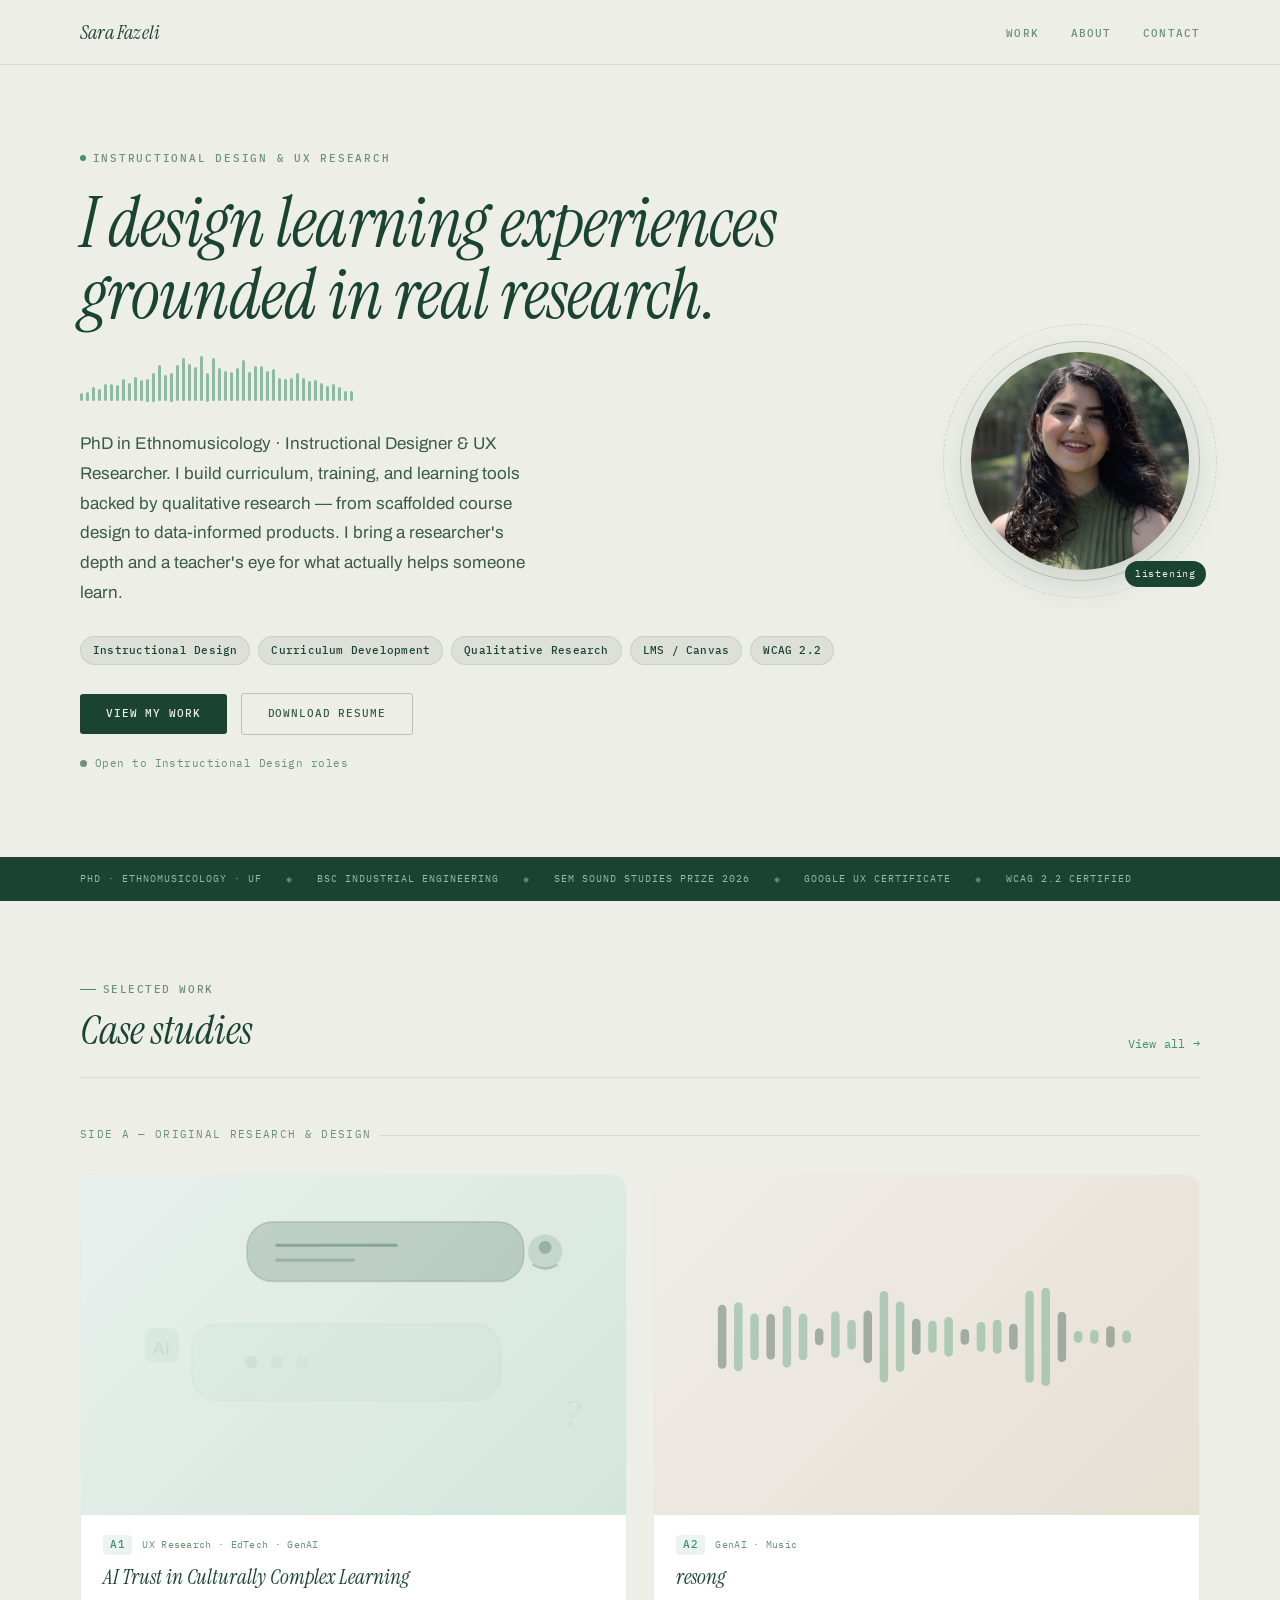
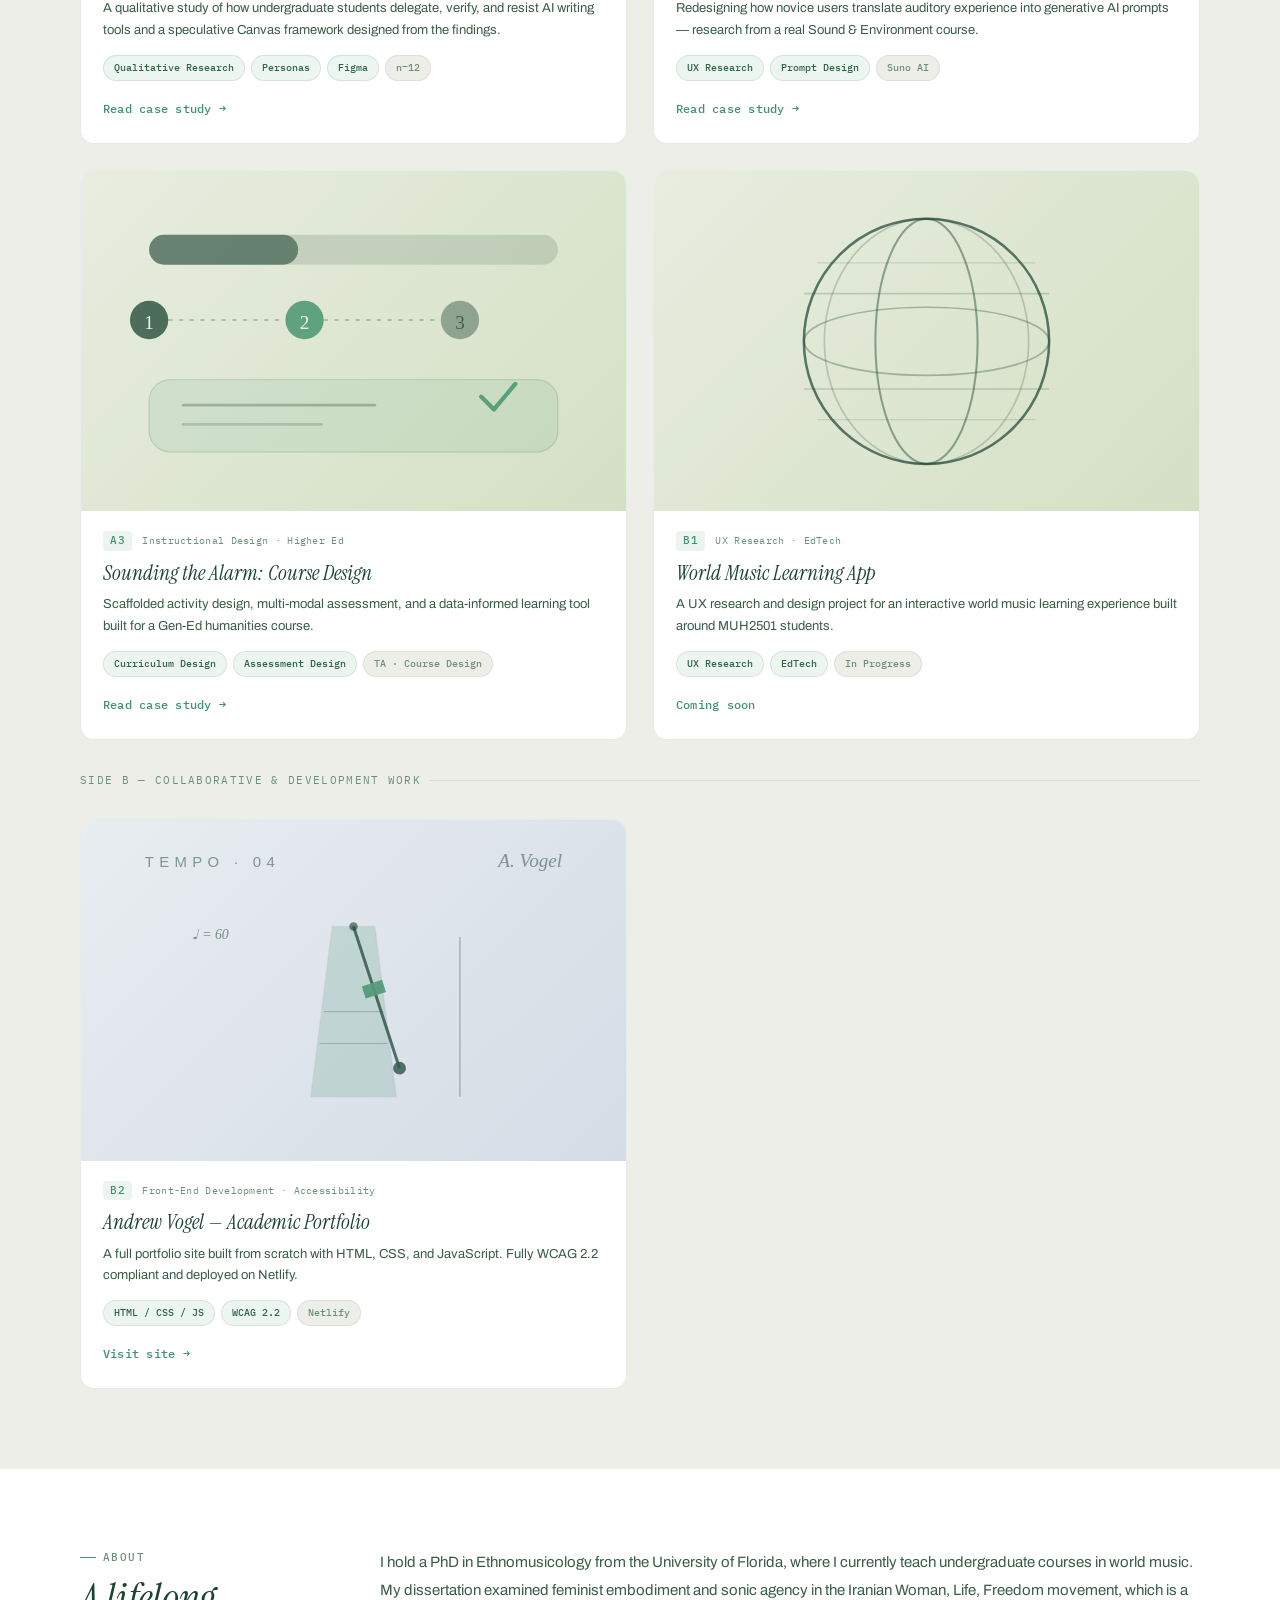
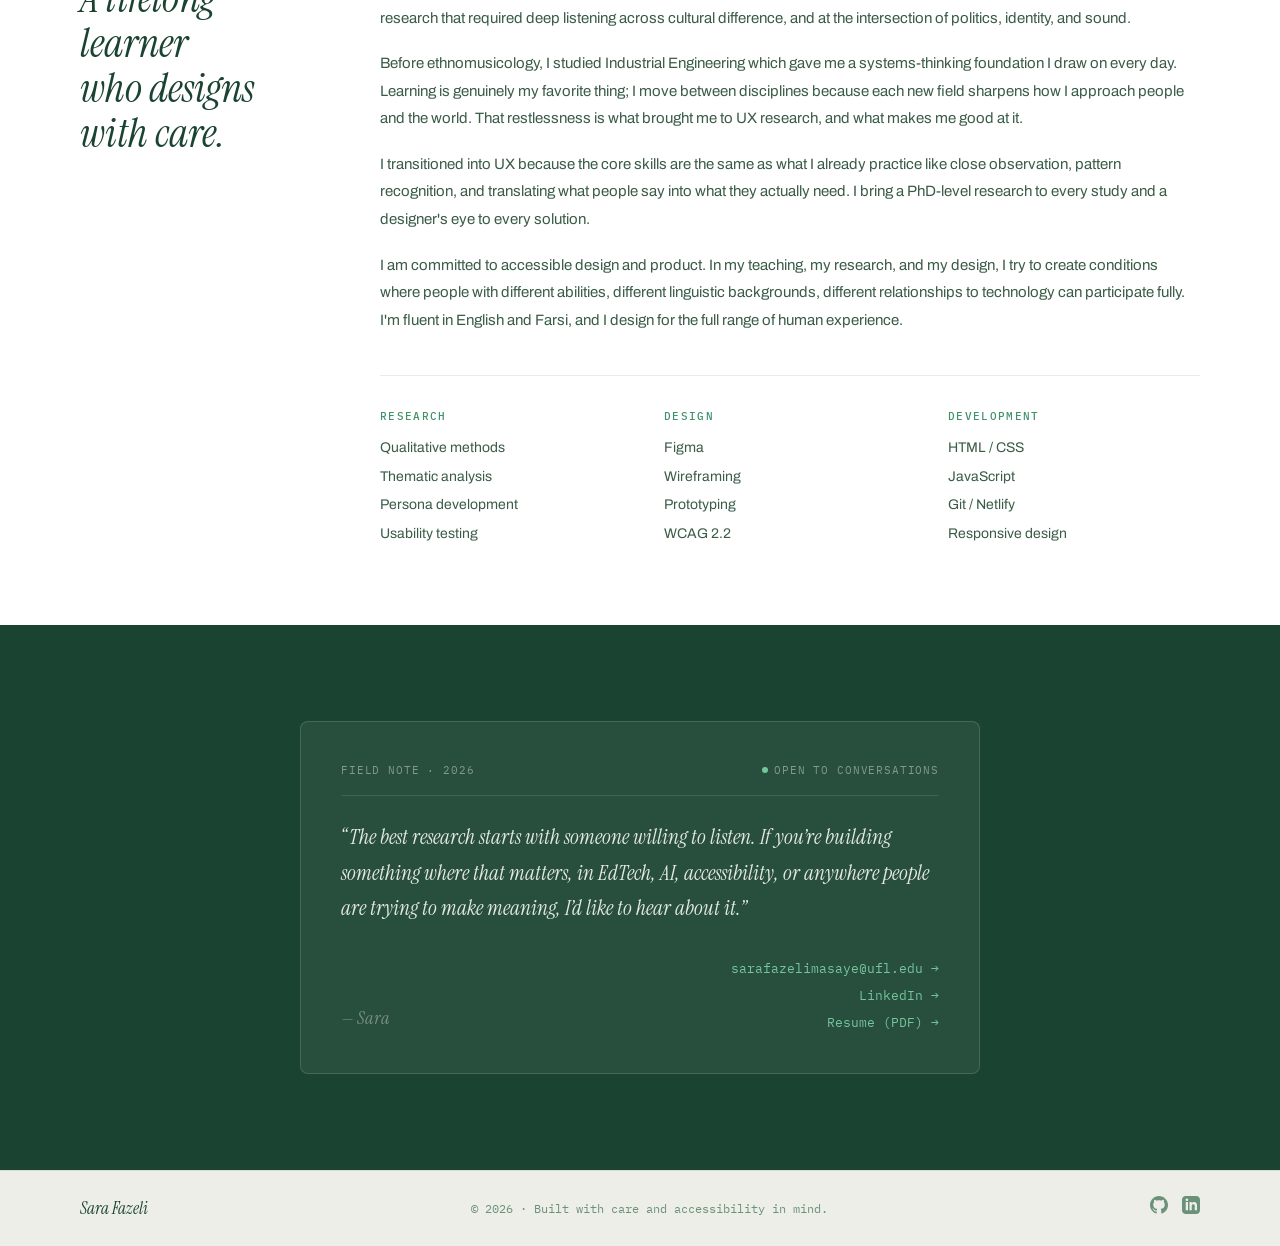
<file: index.html>
<!DOCTYPE html>
<html lang="en">
<head>
    <meta charset="UTF-8">
    <meta name="viewport" content="width=device-width, initial-scale=1.0">
    <meta name="description" content="Sara Fazeli — Instructional Designer and UX Researcher specializing in curriculum design, qualitative research, and EdTech">
    <title>Sara Fazeli | Instructional Designer &amp; UX Researcher</title>
    <link rel="preconnect" href="https://fonts.googleapis.com">
    <link rel="preconnect" href="https://fonts.gstatic.com" crossorigin>
    <link href="https://fonts.googleapis.com/css2?family=Instrument+Serif:ital@0;1&family=Archivo:wght@400;500;600;700&family=IBM+Plex+Mono:wght@400;500&display=swap" rel="stylesheet">
    <link rel="stylesheet" href="style-sheet/style.css">
    <link rel="icon" type="image/png" href="favicon_256x256.png">
</head>
<body>

    <nav id="navbar">
        <div class="nav-inner">
            <a href="#" class="nav-logo">Sara Fazeli</a>
            <ul class="nav-links">
                <li><a href="#work">Work</a></li>
                <li><a href="#about">About</a></li>
                <li><a href="#contact">Contact</a></li>
            </ul>
        </div>
    </nav>

    <section class="hero">
        <div class="container">
            <div class="hero-grid">
                <div class="hero-content">
                    <div class="hero-tag">Instructional Design &amp; UX Research</div>
                    <h1 class="hero-title">I design learning experiences grounded in real research.</h1>
                    <div class="hero-wave" aria-hidden="true">
                        <span style="height:18%; animation-delay:0.0s;"></span>
                        <span style="height:20%; animation-delay:0.02s;"></span>
                        <span style="height:30%; animation-delay:0.04s;"></span>
                        <span style="height:26%; animation-delay:0.06s;"></span>
                        <span style="height:37%; animation-delay:0.08s;"></span>
                        <span style="height:38%; animation-delay:0.1s;"></span>
                        <span style="height:35%; animation-delay:0.12s;"></span>
                        <span style="height:48%; animation-delay:0.14s;"></span>
                        <span style="height:40%; animation-delay:0.16s;"></span>
                        <span style="height:53%; animation-delay:0.18s;"></span>
                        <span style="height:46%; animation-delay:0.2s;"></span>
                        <span style="height:49%; animation-delay:0.22s;"></span>
                        <span style="height:62%; animation-delay:0.24s;"></span>
                        <span style="height:78%; animation-delay:0.26s;"></span>
                        <span style="height:57%; animation-delay:0.28s;"></span>
                        <span style="height:62%; animation-delay:0.3s;"></span>
                        <span style="height:79%; animation-delay:0.32s;"></span>
                        <span style="height:93%; animation-delay:0.34s;"></span>
                        <span style="height:80%; animation-delay:0.36s;" class="wave-pulse"></span>
                        <span style="height:74%; animation-delay:0.38s;"></span>
                        <span style="height:98%; animation-delay:0.4s;"></span>
                        <span style="height:62%; animation-delay:0.42s;" class="wave-pulse"></span>
                        <span style="height:94%; animation-delay:0.44s;"></span>
                        <span style="height:72%; animation-delay:0.46s;"></span>
                        <span style="height:65%; animation-delay:0.48s;" class="wave-pulse"></span>
                        <span style="height:64%; animation-delay:0.5s;"></span>
                        <span style="height:71%; animation-delay:0.52s;"></span>
                        <span style="height:89%; animation-delay:0.54s;"></span>
                        <span style="height:64%; animation-delay:0.56s;"></span>
                        <span style="height:77%; animation-delay:0.58s;"></span>
                        <span style="height:77%; animation-delay:0.6s;"></span>
                        <span style="height:65%; animation-delay:0.62s;"></span>
                        <span style="height:69%; animation-delay:0.64s;"></span>
                        <span style="height:50%; animation-delay:0.66s;"></span>
                        <span style="height:48%; animation-delay:0.68s;"></span>
                        <span style="height:50%; animation-delay:0.7s;"></span>
                        <span style="height:60%; animation-delay:0.72s;"></span>
                        <span style="height:50%; animation-delay:0.74s;"></span>
                        <span style="height:44%; animation-delay:0.76s;"></span>
                        <span style="height:46%; animation-delay:0.78s;"></span>
                        <span style="height:40%; animation-delay:0.8s;"></span>
                        <span style="height:33%; animation-delay:0.82s;"></span>
                        <span style="height:37%; animation-delay:0.84s;"></span>
                        <span style="height:31%; animation-delay:0.86s;"></span>
                        <span style="height:21%; animation-delay:0.88s;"></span>
                        <span style="height:21%; animation-delay:0.9s;"></span>
                    </div>
                    <p class="hero-sub">PhD in Ethnomusicology · Instructional Designer &amp; UX Researcher. I build curriculum, training, and learning tools backed by qualitative research — from scaffolded course design to data-informed products. I bring a researcher's depth and a teacher's eye for what actually helps someone learn.</p>
                    <div class="hero-pills">
                        <span class="pill">Instructional Design</span>
                        <span class="pill">Curriculum Development</span>
                        <span class="pill">Qualitative Research</span>
                        <span class="pill">LMS / Canvas</span>
                        <span class="pill">WCAG 2.2</span>
                    </div>
                    <div class="hero-cta">
                        <a href="#work" class="btn btn-primary">View my work</a>
                        <a href="Fazeli-Resume.pdf" class="btn btn-secondary" download>Download Resume</a>
                    </div>
                    <div class="hero-availability">
                        <div class="avail-dot"></div>
                        <span>Open to Instructional Design roles</span>
                    </div>
                </div>
                <div class="hero-photo">
                    <div class="hero-photo-ring">
                        <img src="images/SaraFazeli.png" alt="Sara Fazeli, UX Researcher">
                    </div>
                    <span class="hero-photo-tag">listening</span>
                </div>
            </div>
        </div>
    </section>

    <div class="cred-strip">
        <div class="container">
            <span>PhD · Ethnomusicology · UF</span>
            <span class="cred-sep">◆</span>
            <span>BSc Industrial Engineering</span>
            <span class="cred-sep">◆</span>
            <span>SEM Sound Studies Prize 2026</span>
            <span class="cred-sep">◆</span>
            <span>Google UX Certificate</span>
            <span class="cred-sep">◆</span>
            <span>WCAG 2.2 Certified</span>
        </div>
    </div>

    <section id="work" class="work">
        <div class="container">
            <div class="section-header">
                <div>
                    <span class="section-label">Selected work</span>
                    <h2 class="section-title">Case studies</h2>
                </div>
                <a href="#" class="section-header-link">View all →</a>
            </div>

            <div class="card-grid">

                <!-- Side A divider -->
                <div class="side-divider" role="presentation">
                    <span>Side A — original research &amp; design</span>
                </div>

                <!-- 01 AI Trust Study -->
                <a href="ai-trust-study.html" class="project-card">
                    <div class="card-visual vis-ai">
                        <svg class="cover-svg" viewBox="0 0 240 160" fill="none" xmlns="http://www.w3.org/2000/svg">
                            <rect x="70" y="22" width="130" height="28" rx="12" fill="#1B4332" fill-opacity="0.18"/>
                            <rect x="70" y="22" width="130" height="28" rx="12" stroke="#1B4332" stroke-width="0.8" stroke-opacity="0.15"/>
                            <line x1="84" y1="33" x2="140" y2="33" stroke="#1B4332" stroke-width="1.5" stroke-linecap="round" stroke-opacity="0.3"/>
                            <line x1="84" y1="40" x2="120" y2="40" stroke="#1B4332" stroke-width="1.5" stroke-linecap="round" stroke-opacity="0.2"/>
                            <circle cx="210" cy="36" r="8" fill="#1B4332" fill-opacity="0.12"/>
                            <circle cx="210" cy="34" r="3" fill="#1B4332" fill-opacity="0.25"/>
                            <path d="M204 42 Q210 46 216 42" stroke="#1B4332" stroke-width="1" stroke-opacity="0.2" fill="none"/>
                            <g class="ai-response">
                                <rect x="22" y="60" width="16" height="16" rx="4" fill="#40916C" fill-opacity="0.2"/>
                                <text x="30" y="72" font-size="8" fill="#40916C" text-anchor="middle" fill-opacity="0.5">AI</text>
                                <rect x="44" y="58" width="145" height="36" rx="12" fill="#40916C" fill-opacity="0.1"/>
                                <rect x="44" y="58" width="145" height="36" rx="12" stroke="#40916C" stroke-width="0.8" stroke-opacity="0.12"/>
                                <g class="typing-dots">
                                    <circle cx="72" cy="76" r="3" fill="#40916C" fill-opacity="0.3"/>
                                    <circle cx="84" cy="76" r="3" fill="#40916C" fill-opacity="0.2"/>
                                    <circle cx="96" cy="76" r="3" fill="#40916C" fill-opacity="0.15"/>
                                </g>
                                <g class="ai-text">
                                    <line x1="58" y1="71" x2="130" y2="71" stroke="#40916C" stroke-width="1.5" stroke-linecap="round" stroke-opacity="0.3"/>
                                    <line x1="58" y1="79" x2="170" y2="79" stroke="#40916C" stroke-width="1.5" stroke-linecap="round" stroke-opacity="0.22"/>
                                    <line x1="58" y1="87" x2="110" y2="87" stroke="#40916C" stroke-width="1.5" stroke-linecap="round" stroke-opacity="0.15"/>
                                </g>
                            </g>
                            <g class="thought-bubble">
                                <ellipse cx="175" cy="115" rx="35" ry="16" fill="none" stroke="#1B4332" stroke-width="0.6" stroke-opacity="0.1" stroke-dasharray="3 2"/>
                                <circle cx="148" cy="126" r="3" fill="#1B4332" fill-opacity="0.06"/>
                                <circle cx="142" cy="132" r="2" fill="#1B4332" fill-opacity="0.05"/>
                                <text x="175" y="118" font-size="7" fill="#1B4332" text-anchor="middle" fill-opacity="0.4">verify this?</text>
                            </g>
                            <text x="218" y="118" font-size="18" fill="#1B4332" class="question-accent" font-family="Georgia, serif" font-style="italic">?</text>
                        </svg>
                    </div>
                    <div class="card-body">
                        <div class="card-meta">
                            <span class="card-num">A1</span>
                            <span class="card-type">UX Research · EdTech · GenAI</span>
                        </div>
                        <h3 class="card-title">AI Trust in Culturally Complex Learning</h3>
                        <p class="card-desc">A qualitative study of how undergraduate students delegate, verify, and resist AI writing tools and a speculative Canvas framework designed from the findings.</p>
                        <div class="card-tags">
                            <span>Qualitative Research</span>
                            <span>Personas</span>
                            <span>Figma</span>
                            <span class="neutral">n=12</span>
                        </div>
                        <span class="card-link-label">Read case study →</span>
                    </div>
                </a>

                <!-- 02 Resong -->
                <a href="resong.html" class="project-card">
                    <div class="card-visual vis-resong">
                        <svg class="cover-svg" viewBox="0 0 240 160" fill="none" xmlns="http://www.w3.org/2000/svg">
                            <rect class="rwc-bar" x="22" y="61" width="4" height="30" rx="2" fill="#1B4332"/>
                            <rect class="rwc-bar" x="29.6" y="59.77" width="4" height="32.45" rx="2" fill="#40916C"/>
                            <rect class="rwc-bar" x="37.2" y="65.02" width="4" height="21.97" rx="2" fill="#40916C"/>
                            <rect class="rwc-bar" x="44.8" y="65.31" width="4" height="21.38" rx="2" fill="#1B4332"/>
                            <rect class="rwc-bar" x="52.4" y="61.57" width="4" height="28.87" rx="2" fill="#40916C"/>
                            <rect class="rwc-bar" x="60" y="65.05" width="4" height="21.91" rx="2" fill="#40916C"/>
                            <rect class="rwc-bar" x="67.6" y="72" width="4" height="8" rx="2" fill="#1B4332"/>
                            <rect class="rwc-bar" x="75.2" y="64" width="4" height="22" rx="2" fill="#40916C"/>
                            <rect class="rwc-bar" x="82.8" y="68" width="4" height="14" rx="2" fill="#40916C"/>
                            <rect class="rwc-bar" x="90.4" y="63.63" width="4" height="24.73" rx="2" fill="#1B4332"/>
                            <rect class="rwc-bar" x="98" y="54.51" width="4" height="42.97" rx="2" fill="#40916C"/>
                            <rect class="rwc-bar" x="105.6" y="59.43" width="4" height="33.15" rx="2" fill="#40916C"/>
                            <rect class="rwc-bar" x="113.2" y="67.55" width="4" height="16.89" rx="2" fill="#1B4332"/>
                            <rect class="rwc-bar" x="120.8" y="68.45" width="4" height="15.1" rx="2" fill="#40916C"/>
                            <rect class="rwc-bar" x="128.4" y="66.66" width="4" height="18.68" rx="2" fill="#40916C"/>
                            <rect class="rwc-bar" x="136" y="72.31" width="4" height="7.38" rx="2" fill="#1B4332"/>
                            <rect class="rwc-bar" x="143.6" y="69" width="4" height="14" rx="2" fill="#40916C"/>
                            <rect class="rwc-bar" x="151.2" y="68" width="4" height="16" rx="2" fill="#40916C"/>
                            <rect class="rwc-bar" x="158.8" y="69.92" width="4" height="12.16" rx="2" fill="#1B4332"/>
                            <rect class="rwc-bar" x="166.4" y="54.37" width="4" height="43.26" rx="2" fill="#40916C"/>
                            <rect class="rwc-bar" x="174" y="52.93" width="4" height="46.14" rx="2" fill="#40916C"/>
                            <rect class="rwc-bar" x="181.6" y="64.19" width="4" height="23.62" rx="2" fill="#1B4332"/>
                            <rect class="rwc-bar" x="189.2" y="73.25" width="4" height="5.51" rx="2" fill="#40916C"/>
                            <rect class="rwc-bar" x="196.8" y="72.76" width="4" height="6.47" rx="2" fill="#40916C"/>
                            <rect class="rwc-bar" x="204.4" y="70.95" width="4" height="10.1" rx="2" fill="#1B4332"/>
                            <rect class="rwc-bar" x="212" y="73" width="4" height="6" rx="2" fill="#40916C"/>
                            <line class="rwc-staff rwc-staff-1" x1="22" y1="56" x2="220" y2="56" stroke="#1B4332" stroke-width="0.7"/>
                            <line class="rwc-staff rwc-staff-2" x1="22" y1="66" x2="220" y2="66" stroke="#1B4332" stroke-width="0.7"/>
                            <line class="rwc-staff rwc-staff-3" x1="22" y1="76" x2="220" y2="76" stroke="#1B4332" stroke-width="0.7"/>
                            <line class="rwc-staff rwc-staff-4" x1="22" y1="86" x2="220" y2="86" stroke="#1B4332" stroke-width="0.7"/>
                            <line class="rwc-staff rwc-staff-5" x1="22" y1="96" x2="220" y2="96" stroke="#1B4332" stroke-width="0.7"/>
                            <text class="rwc-clef" x="26" y="92" font-size="38" fill="#1B4332" font-family="Georgia, serif">𝄞</text>
                            <line class="rwc-bar-line" x1="120" y1="56" x2="120" y2="96" stroke="#1B4332" stroke-width="0.5"/>
                            <line class="rwc-bar-line rwc-bar-end" x1="220" y1="56" x2="220" y2="96" stroke="#1B4332" stroke-width="1.2"/>
                            <g class="rwc-note rwc-note-1"><ellipse cx="55" cy="86" rx="4.5" ry="3.4" transform="rotate(-20 55 86)" fill="#1B4332" opacity="0.85"/><line x1="59" y1="84" x2="59" y2="66" stroke="#1B4332" stroke-width="1.2" opacity="0.85"/></g>
                            <g class="rwc-note rwc-note-2"><ellipse cx="80" cy="76" rx="4.5" ry="3.4" transform="rotate(-20 80 76)" fill="#40916C" opacity="0.85"/><line x1="84" y1="74" x2="84" y2="56" stroke="#40916C" stroke-width="1.2" opacity="0.85"/></g>
                            <g class="rwc-note rwc-note-3"><ellipse cx="105" cy="66" rx="4.5" ry="3.4" transform="rotate(-20 105 66)" fill="#1B4332" opacity="0.85"/><line x1="109" y1="64" x2="109" y2="46" stroke="#1B4332" stroke-width="1.2" opacity="0.85"/></g>
                            <g class="rwc-note rwc-note-4"><ellipse cx="135" cy="71" rx="4.5" ry="3.4" transform="rotate(-20 135 71)" fill="#40916C" opacity="0.85"/><line x1="139" y1="69" x2="139" y2="51" stroke="#40916C" stroke-width="1.2" opacity="0.85"/></g>
                            <g class="rwc-note rwc-note-5"><ellipse cx="160" cy="81" rx="4.5" ry="3.4" transform="rotate(-20 160 81)" fill="#1B4332" opacity="0.85"/><line x1="164" y1="79" x2="164" y2="61" stroke="#1B4332" stroke-width="1.2" opacity="0.85"/></g>
                            <g class="rwc-note rwc-note-6"><ellipse cx="190" cy="76" rx="4.5" ry="3.4" transform="rotate(-20 190 76)" fill="#40916C" opacity="0.85"/><line x1="194" y1="74" x2="194" y2="56" stroke="#40916C" stroke-width="1.2" opacity="0.85"/></g>
                        </svg>
                    </div>
                    <div class="card-body">
                        <div class="card-meta">
                            <span class="card-num">A2</span>
                            <span class="card-type">GenAI · Music</span>
                        </div>
                        <h3 class="card-title">resong</h3>
                        <p class="card-desc">Redesigning how novice users translate auditory experience into generative AI prompts — research from a real Sound &amp; Environment course.</p>
                        <div class="card-tags">
                            <span>UX Research</span>
                            <span>Prompt Design</span>
                            <span class="neutral">Suno AI</span>
                        </div>
                        <span class="card-link-label">Read case study →</span>
                    </div>
                </a>

                <!-- 03 Sounding the Alarm — Instructional Design -->
                <a href="quest1-instructional-design.html" class="project-card">
                    <div class="card-visual vis-world">
                        <svg class="cover-svg" viewBox="0 0 240 160" fill="none" xmlns="http://www.w3.org/2000/svg">
                            <rect x="24" y="30" width="192" height="14" rx="7" fill="#1B4332" fill-opacity="0.15"/>
                            <rect x="24" y="30" width="70" height="14" rx="7" fill="#1B4332" fill-opacity="0.55"/>
                            <circle cx="24" cy="70" r="9" fill="#1B4332" fill-opacity="0.75"/>
                            <text x="24" y="74" font-size="9" fill="#F4F1EA" text-anchor="middle" font-family="Georgia, serif">1</text>
                            <line x1="33" y1="70" x2="88" y2="70" stroke="#1B4332" stroke-width="1" stroke-opacity="0.25" stroke-dasharray="2 3"/>
                            <circle cx="97" cy="70" r="9" fill="#40916C" fill-opacity="0.8"/>
                            <text x="97" y="74" font-size="9" fill="#F4F1EA" text-anchor="middle" font-family="Georgia, serif">2</text>
                            <line x1="106" y1="70" x2="161" y2="70" stroke="#1B4332" stroke-width="1" stroke-opacity="0.25" stroke-dasharray="2 3"/>
                            <circle cx="170" cy="70" r="9" fill="#1B4332" fill-opacity="0.4"/>
                            <text x="170" y="74" font-size="9" fill="#1B4332" text-anchor="middle" font-family="Georgia, serif" fill-opacity="0.7">3</text>
                            <rect x="24" y="98" width="192" height="34" rx="10" fill="#40916C" fill-opacity="0.1"/>
                            <rect x="24" y="98" width="192" height="34" rx="10" stroke="#1B4332" stroke-width="0.6" stroke-opacity="0.15"/>
                            <line x1="40" y1="110" x2="130" y2="110" stroke="#1B4332" stroke-width="1.3" stroke-linecap="round" stroke-opacity="0.3"/>
                            <line x1="40" y1="119" x2="105" y2="119" stroke="#1B4332" stroke-width="1.3" stroke-linecap="round" stroke-opacity="0.2"/>
                            <path d="M180 106 l6 6 l10 -12" stroke="#40916C" stroke-width="2" stroke-linecap="round" stroke-linejoin="round" fill="none" opacity="0.8"/>
                        </svg>
                    </div>
                    <div class="card-body">
                        <div class="card-meta">
                            <span class="card-num">A3</span>
                            <span class="card-type">Instructional Design · Higher Ed</span>
                        </div>
                        <h3 class="card-title">Sounding the Alarm: Course Design</h3>
                        <p class="card-desc">Scaffolded activity design, multi-modal assessment, and a data-informed learning tool built for a Gen-Ed humanities course.</p>
                        <div class="card-tags">
                            <span>Curriculum Design</span>
                            <span>Assessment Design</span>
                            <span class="neutral">TA · Course Design</span>
                        </div>
                        <span class="card-link-label">Read case study →</span>
                    </div>
                </a>

                <!-- 04 World Music -->
                <a href="#" class="project-card">
                    <div class="card-visual vis-world">
                        <svg class="cover-svg" viewBox="0 0 200 200" fill="none" xmlns="http://www.w3.org/2000/svg">
                            <circle cx="100" cy="100" r="72" stroke="#1B4332" stroke-width="1.5" opacity="0.7"/>
                            <ellipse cx="100" cy="100" rx="30" ry="72" stroke="#1B4332" stroke-width="1.2" opacity="0.45" fill="none" class="meridian"/>
                            <ellipse cx="100" cy="100" rx="60" ry="72" stroke="#1B4332" stroke-width="1" opacity="0.22" fill="none" class="meridian"/>
                            <ellipse cx="100" cy="100" rx="72" ry="20" stroke="#1B4332" stroke-width="1" opacity="0.32" fill="none" class="lat-line"/>
                            <line x1="28" y1="72" x2="172" y2="72" stroke="#1B4332" stroke-width="0.9" opacity="0.2" class="lat-line"/>
                            <line x1="28" y1="128" x2="172" y2="128" stroke="#1B4332" stroke-width="0.9" opacity="0.2" class="lat-line"/>
                            <line x1="36" y1="54" x2="164" y2="54" stroke="#1B4332" stroke-width="0.7" opacity="0.14" class="lat-line"/>
                            <line x1="36" y1="146" x2="164" y2="146" stroke="#1B4332" stroke-width="0.7" opacity="0.14" class="lat-line"/>
                            <circle cx="100" cy="100" r="64" stroke="#1B4332" stroke-width="0.9" opacity="0.35" class="groove groove-1"/>
                            <circle cx="100" cy="100" r="55" stroke="#1B4332" stroke-width="0.9" opacity="0.35" class="groove groove-2"/>
                            <circle cx="100" cy="100" r="46" stroke="#1B4332" stroke-width="0.9" opacity="0.35" class="groove groove-3"/>
                            <circle cx="100" cy="100" r="37" stroke="#1B4332" stroke-width="0.9" opacity="0.35" class="groove groove-4"/>
                            <circle cx="100" cy="100" r="28" stroke="#1B4332" stroke-width="0.9" opacity="0.35" class="groove groove-5"/>
                            <circle cx="100" cy="100" r="19" stroke="#1B4332" stroke-width="0.9" opacity="0.35" class="groove groove-6"/>
                            <circle cx="100" cy="100" r="8" fill="#1B4332" opacity="0.2" class="center-dot"/>
                            <circle cx="100" cy="100" r="3.5" fill="#1B4332" opacity="0.65" class="center-dot"/>
                            <g class="tonearm">
                                <circle cx="178" cy="42" r="5" fill="#1B4332" opacity="0.5"/>
                                <line x1="178" y1="42" x2="122" y2="90" stroke="#1B4332" stroke-width="1.8" stroke-linecap="round" opacity="0.65"/>
                                <circle cx="122" cy="90" r="3" fill="#40916C" opacity="0.8"/>
                            </g>
                        </svg>
                    </div>
                    <div class="card-body">
                        <div class="card-meta">
                            <span class="card-num">B1</span>
                            <span class="card-type">UX Research · EdTech</span>
                        </div>
                        <h3 class="card-title">World Music Learning App</h3>
                        <p class="card-desc">A UX research and design project for an interactive world music learning experience built around MUH2501 students.</p>
                        <div class="card-tags">
                            <span>UX Research</span>
                            <span>EdTech</span>
                            <span class="neutral">In Progress</span>
                        </div>
                        <span class="card-link-label">Coming soon</span>
                    </div>
                </a>

                <!-- Side B divider -->
                <div class="side-divider" role="presentation">
                    <span>Side B — collaborative &amp; development work</span>
                </div>

                <!-- 05 Andrew Vogel -->
                <a href="https://andrew-vogel.com" target="_blank" class="project-card">
                    <div class="card-visual vis-andrew">
                        <svg class="cover-svg" viewBox="0 0 240 160" fill="none" xmlns="http://www.w3.org/2000/svg">
                            <path d="M 100 130 L 110 50 L 130 50 L 140 130 Z" fill="#40916C" opacity="0.18" stroke="#1B4332" stroke-width="0.7" stroke-opacity="0.4"/>
                            <line x1="106" y1="90" x2="134" y2="90" stroke="#1B4332" stroke-width="0.4" opacity="0.3"/>
                            <line x1="104" y1="105" x2="136" y2="105" stroke="#1B4332" stroke-width="0.4" opacity="0.3"/>
                            <circle cx="120" cy="50" r="2" fill="#1B4332" opacity="0.6"/>
                            <g class="vc-pendulum">
                                <line x1="120" y1="50" x2="120" y2="120" stroke="#1B4332" stroke-width="1.4" opacity="0.85"/>
                                <rect x="115" y="78" width="10" height="6" fill="#40916C" opacity="0.95"/>
                                <circle cx="120" cy="120" r="3" fill="#1B4332" opacity="0.85"/>
                            </g>
                            <line x1="170" y1="55" x2="170" y2="130" stroke="#1B4332" stroke-width="0.5" opacity="0.4"/>
                            <line class="vc-tick vc-tick-1" x1="167" y1="60" x2="184" y2="60" stroke="#1B4332" stroke-width="0.7"/>
                            <line class="vc-tick vc-tick-2" x1="167" y1="74" x2="184" y2="74" stroke="#1B4332" stroke-width="0.7"/>
                            <line class="vc-tick vc-tick-3" x1="167" y1="88" x2="184" y2="88" stroke="#1B4332" stroke-width="0.7"/>
                            <line class="vc-tick vc-tick-4" x1="167" y1="102" x2="184" y2="102" stroke="#1B4332" stroke-width="0.7"/>
                            <line class="vc-tick vc-tick-5" x1="167" y1="116" x2="184" y2="116" stroke="#1B4332" stroke-width="0.7"/>
                            <line class="vc-tick vc-tick-6" x1="167" y1="130" x2="184" y2="130" stroke="#1B4332" stroke-width="0.7"/>
                            <g class="vc-tick-label">
                                <text x="190" y="63" font-size="6" fill="#1B4332" font-family="Georgia, serif">sept · masterclass</text>
                                <text x="190" y="77" font-size="6" fill="#1B4332" font-family="Georgia, serif">oct · recital</text>
                                <text x="190" y="91" font-size="6" fill="#1B4332" font-family="Georgia, serif">nov · symposium</text>
                                <text x="190" y="105" font-size="6" fill="#1B4332" font-family="Georgia, serif">jan · seminar</text>
                                <text x="190" y="119" font-size="6" fill="#1B4332" font-family="Georgia, serif">mar · études</text>
                                <text x="190" y="133" font-size="6" fill="#1B4332" font-family="Georgia, serif">may · concert</text>
                            </g>
                            <text x="44" y="56" font-size="6.5" fill="#1B4332" font-family="Georgia, serif" font-style="italic" opacity="0.55">♩ = 60</text>
                            <text class="vc-cap-a" x="22" y="22" fill="#1B4332" font-family="sans-serif" font-size="7" letter-spacing="2.5" font-weight="500">TEMPO · 04</text>
                            <text class="vc-cap-b" x="22" y="22" fill="#1B4332" font-family="sans-serif" font-size="7" letter-spacing="2.5" font-weight="500">CALENDAR — OP. 04</text>
                            <text x="218" y="22" text-anchor="end" fill="#1B4332" font-family="Georgia, serif" font-style="italic" font-size="9" opacity="0.5">A. Vogel</text>
                        </svg>
                    </div>
                    <div class="card-body">
                        <div class="card-meta">
                            <span class="card-num">B2</span>
                            <span class="card-type">Front-End Development · Accessibility</span>
                        </div>
                        <h3 class="card-title">Andrew Vogel — Academic Portfolio</h3>
                        <p class="card-desc">A full portfolio site built from scratch with HTML, CSS, and JavaScript. Fully WCAG 2.2 compliant and deployed on Netlify.</p>
                        <div class="card-tags">
                            <span>HTML / CSS / JS</span>
                            <span>WCAG 2.2</span>
                            <span class="neutral">Netlify</span>
                        </div>
                        <span class="card-link-label">Visit site →</span>
                    </div>
                </a>

            </div>
        </div>
    </section>

    <section id="about" class="about">
        <div class="container">
            <div class="about-grid">
                <div class="about-left">
                    <span class="section-label">About</span>
                    <h2 class="section-title">A lifelong learner<br>who designs with care.</h2>
                </div>
                <div class="about-right">
                    <p>I hold a PhD in Ethnomusicology from the University of Florida, where I currently teach undergraduate courses in world music. My dissertation examined feminist embodiment and sonic agency in the Iranian Woman, Life, Freedom movement, which is a research that required deep listening across cultural difference, and at the intersection of politics, identity, and sound.</p>
                    <p>Before ethnomusicology, I studied Industrial Engineering which gave me a systems-thinking foundation I draw on every day. Learning is genuinely my favorite thing; I move between disciplines because each new field sharpens how I approach people and the world. That restlessness is what brought me to UX research, and what makes me good at it.</p>
                    <p>I transitioned into UX because the core skills are the same as what I already practice like close observation, pattern recognition, and translating what people say into what they actually need. I bring a PhD-level research to every study and a designer's eye to every solution.</p>
                    <p>I am committed to accessible design and product. In my teaching, my research, and my design, I try to create conditions where people with different abilities, different linguistic backgrounds, different relationships to technology can participate fully. I'm fluent in English and Farsi, and I design for the full range of human experience.</p>
                    <div class="about-skills">
                        <div class="skill-group">
                            <span class="skill-group-label">Research</span>
                            <span>Qualitative methods</span>
                            <span>Thematic analysis</span>
                            <span>Persona development</span>
                            <span>Usability testing</span>
                        </div>
                        <div class="skill-group">
                            <span class="skill-group-label">Design</span>
                            <span>Figma</span>
                            <span>Wireframing</span>
                            <span>Prototyping</span>
                            <span>WCAG 2.2</span>
                        </div>
                        <div class="skill-group">
                            <span class="skill-group-label">Development</span>
                            <span>HTML / CSS</span>
                            <span>JavaScript</span>
                            <span>Git / Netlify</span>
                            <span>Responsive design</span>
                        </div>
                    </div>
                </div>
            </div>
        </div>
    </section>

    <section id="contact" class="contact contact--note">
    <div class="container">
        <div class="note-card">
            <div class="note-meta">
                <span>Field note · 2026</span>
                <span class="note-status">
                    <i class="dot"></i>
                    Open to conversations
                </span>
            </div>
            <p class="note-quote">&ldquo;The best research starts with someone willing to listen. If you&rsquo;re building something where that matters, in EdTech, AI, accessibility, or anywhere people are trying to make meaning, I&rsquo;d like to hear about it.&rdquo;</p>
            <div class="note-sign">
                <span class="note-signature">&mdash; Sara</span>
                <div class="note-actions">
                    <a href="mailto:sarafazelimasaye@ufl.edu">sarafazelimasaye@ufl.edu &rarr;</a>
                    <a href="https://www.linkedin.com/in/sara-fazeli-masayeh" target="_blank" rel="noreferrer">LinkedIn &rarr;</a>
                    <a href="Fazeli-Resume.pdf" download>Resume (PDF) &rarr;</a>
                </div>
            </div>
        </div>
        </div>
    </section>

    <footer>
        <div class="container">
            <div class="footer-inner">
                <span class="footer-name">Sara Fazeli</span>
                <span class="footer-copy">© 2026 · Built with care and accessibility in mind.</span>
                <div class="footer-social">
                    <a href="https://github.com/saravogel-dev" aria-label="GitHub" target="_blank">
                        <svg width="18" height="18" fill="currentColor" viewBox="0 0 24 24"><path d="M12 0c-6.626 0-12 5.373-12 12 0 5.302 3.438 9.8 8.207 11.387.599.111.793-.261.793-.577v-2.234c-3.338.726-4.033-1.416-4.033-1.416-.546-1.387-1.333-1.756-1.333-1.756-1.089-.745.083-.729.083-.729 1.205.084 1.839 1.237 1.839 1.237 1.07 1.834 2.807 1.304 3.492.997.107-.775.418-1.305.762-1.604-2.665-.305-5.467-1.334-5.467-5.931 0-1.311.469-2.381 1.236-3.221-.124-.303-.535-1.524.117-3.176 0 0 1.008-.322 3.301 1.23.957-.266 1.983-.399 3.003-.404 1.02.005 2.047.138 3.006.404 2.291-1.552 3.297-1.23 3.297-1.23.653 1.653.242 2.874.118 3.176.77.84 1.235 1.911 1.235 3.221 0 4.609-2.807 5.624-5.479 5.921.43.372.823 1.102.823 2.222v3.293c0 .319.192.694.801.576 4.765-1.589 8.199-6.086 8.199-11.386 0-6.627-5.373-12-12-12z"/></svg>
                    </a>
                    <a href="https://www.linkedin.com/in/sara-fazeli-masayeh" aria-label="LinkedIn" target="_blank">
                        <svg width="18" height="18" fill="currentColor" viewBox="0 0 24 24"><path d="M19 0h-14c-2.761 0-5 2.239-5 5v14c0 2.761 2.239 5 5 5h14c2.762 0 5-2.239 5-5v-14c0-2.761-2.238-5-5-5zm-11 19h-3v-11h3v11zm-1.5-12.268c-.966 0-1.75-.79-1.75-1.764s.784-1.764 1.75-1.764 1.75.79 1.75 1.764-.783 1.764-1.75 1.764zm13.5 12.268h-3v-5.604c0-3.368-4-3.113-4 0v5.604h-3v-11h3v1.765c1.396-2.586 7-2.777 7 2.476v6.759z"/></svg>
                    </a>
                </div>
            </div>
        </div>
    </footer>

    <button id="back-to-top" aria-label="Back to top">↑</button>
    <script src="script.js"></script>
</body>
</html>
</file>
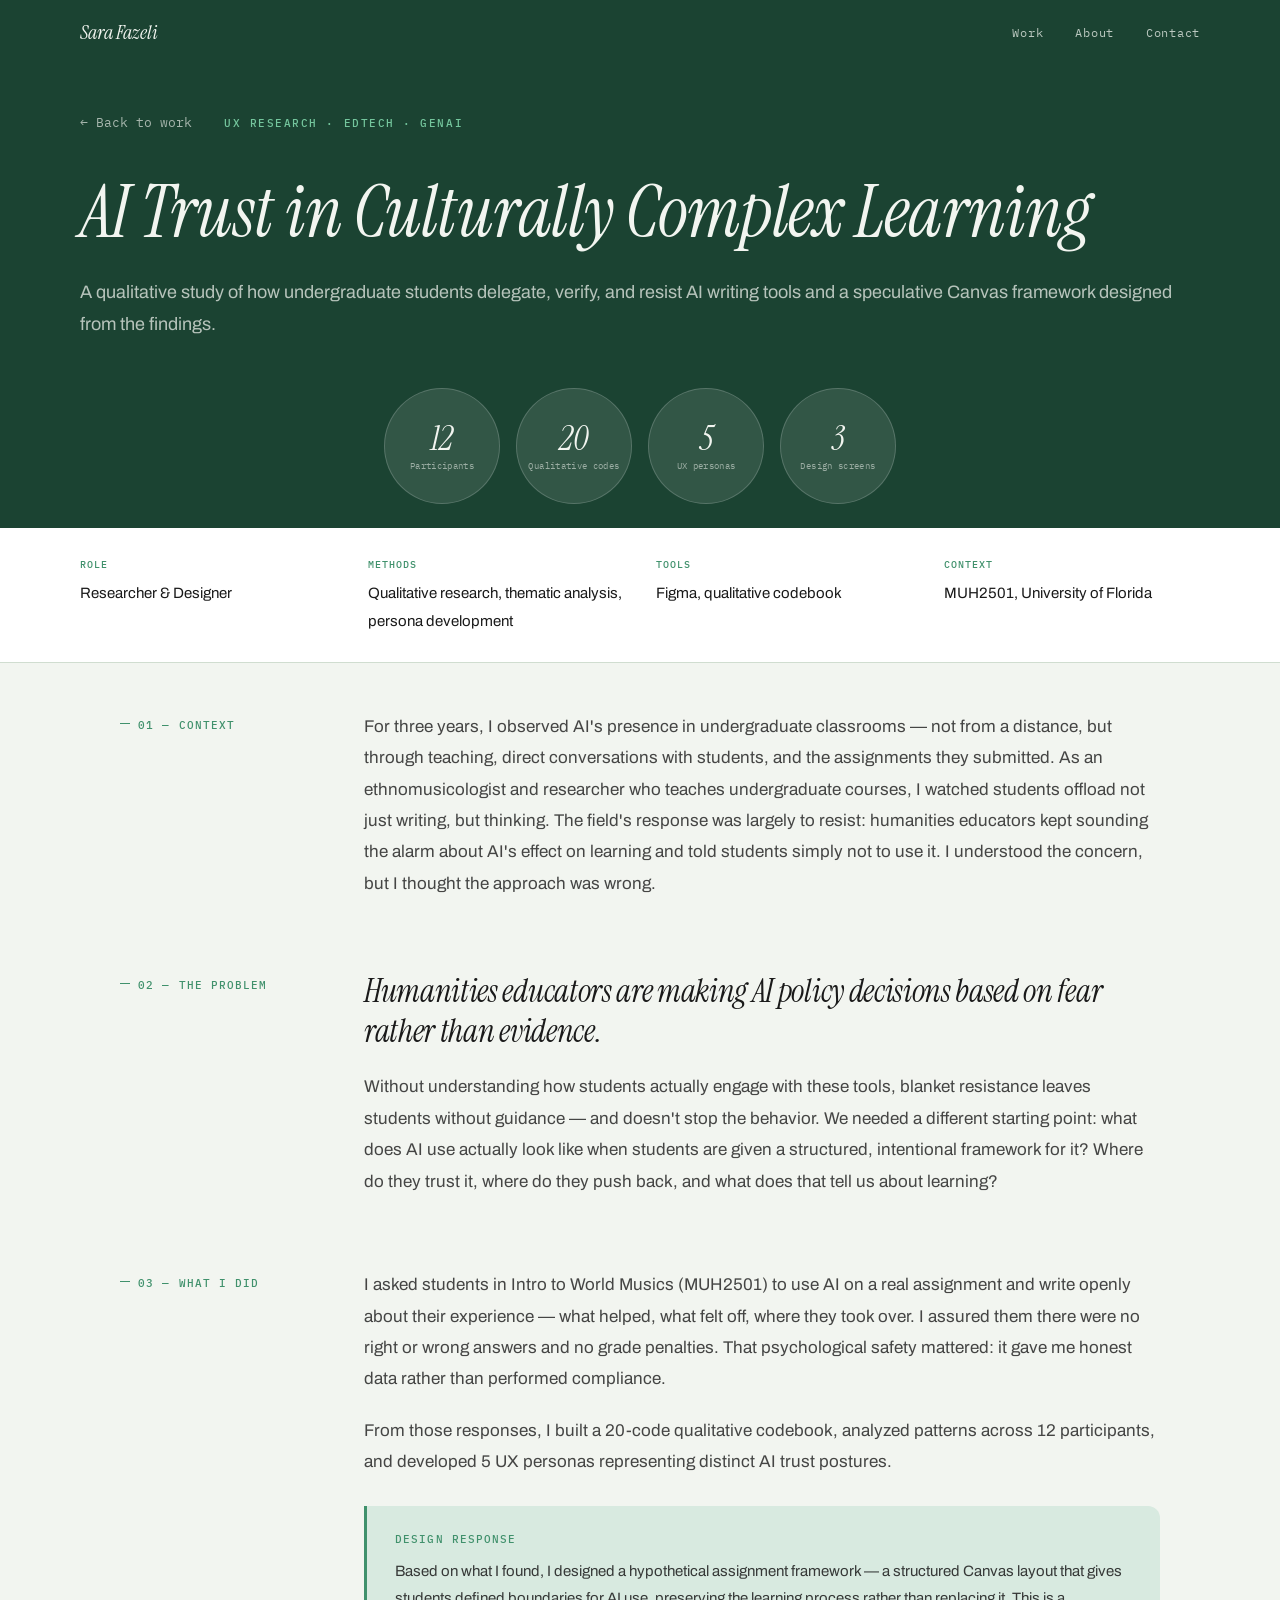
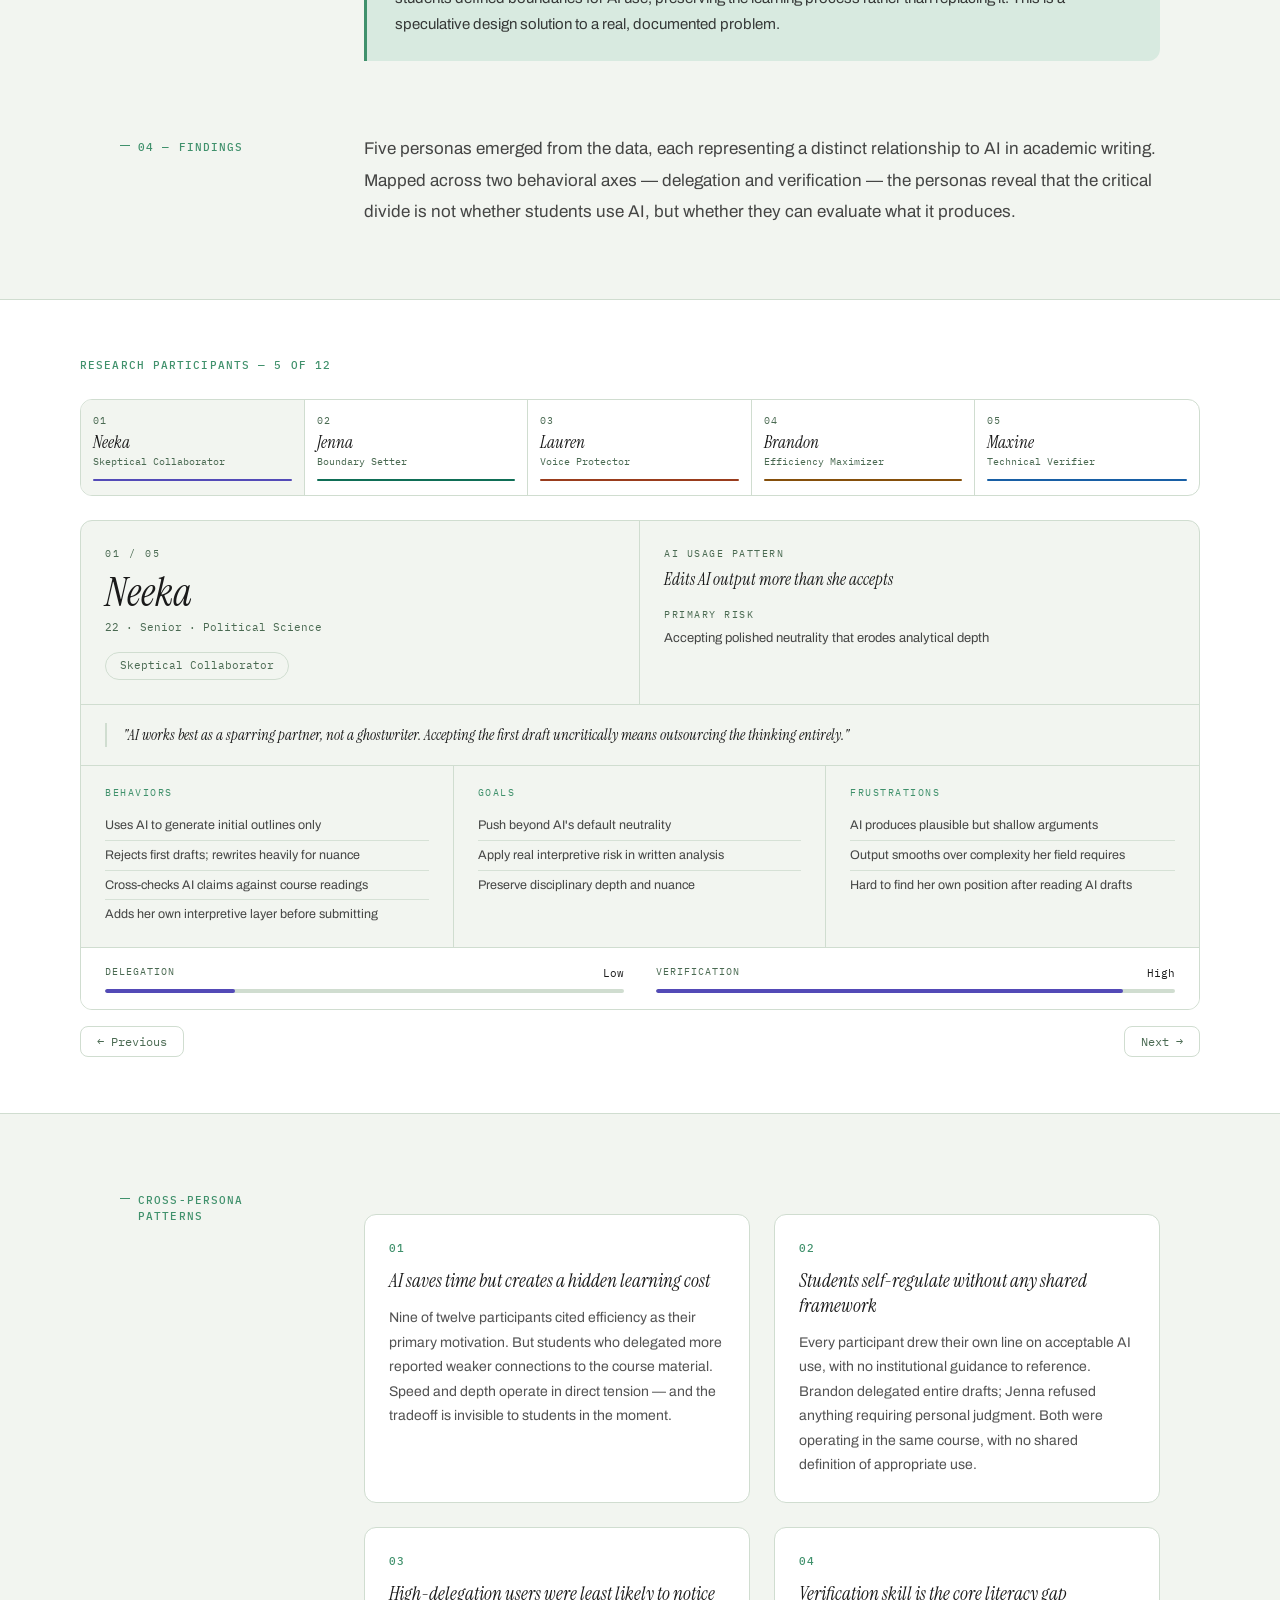
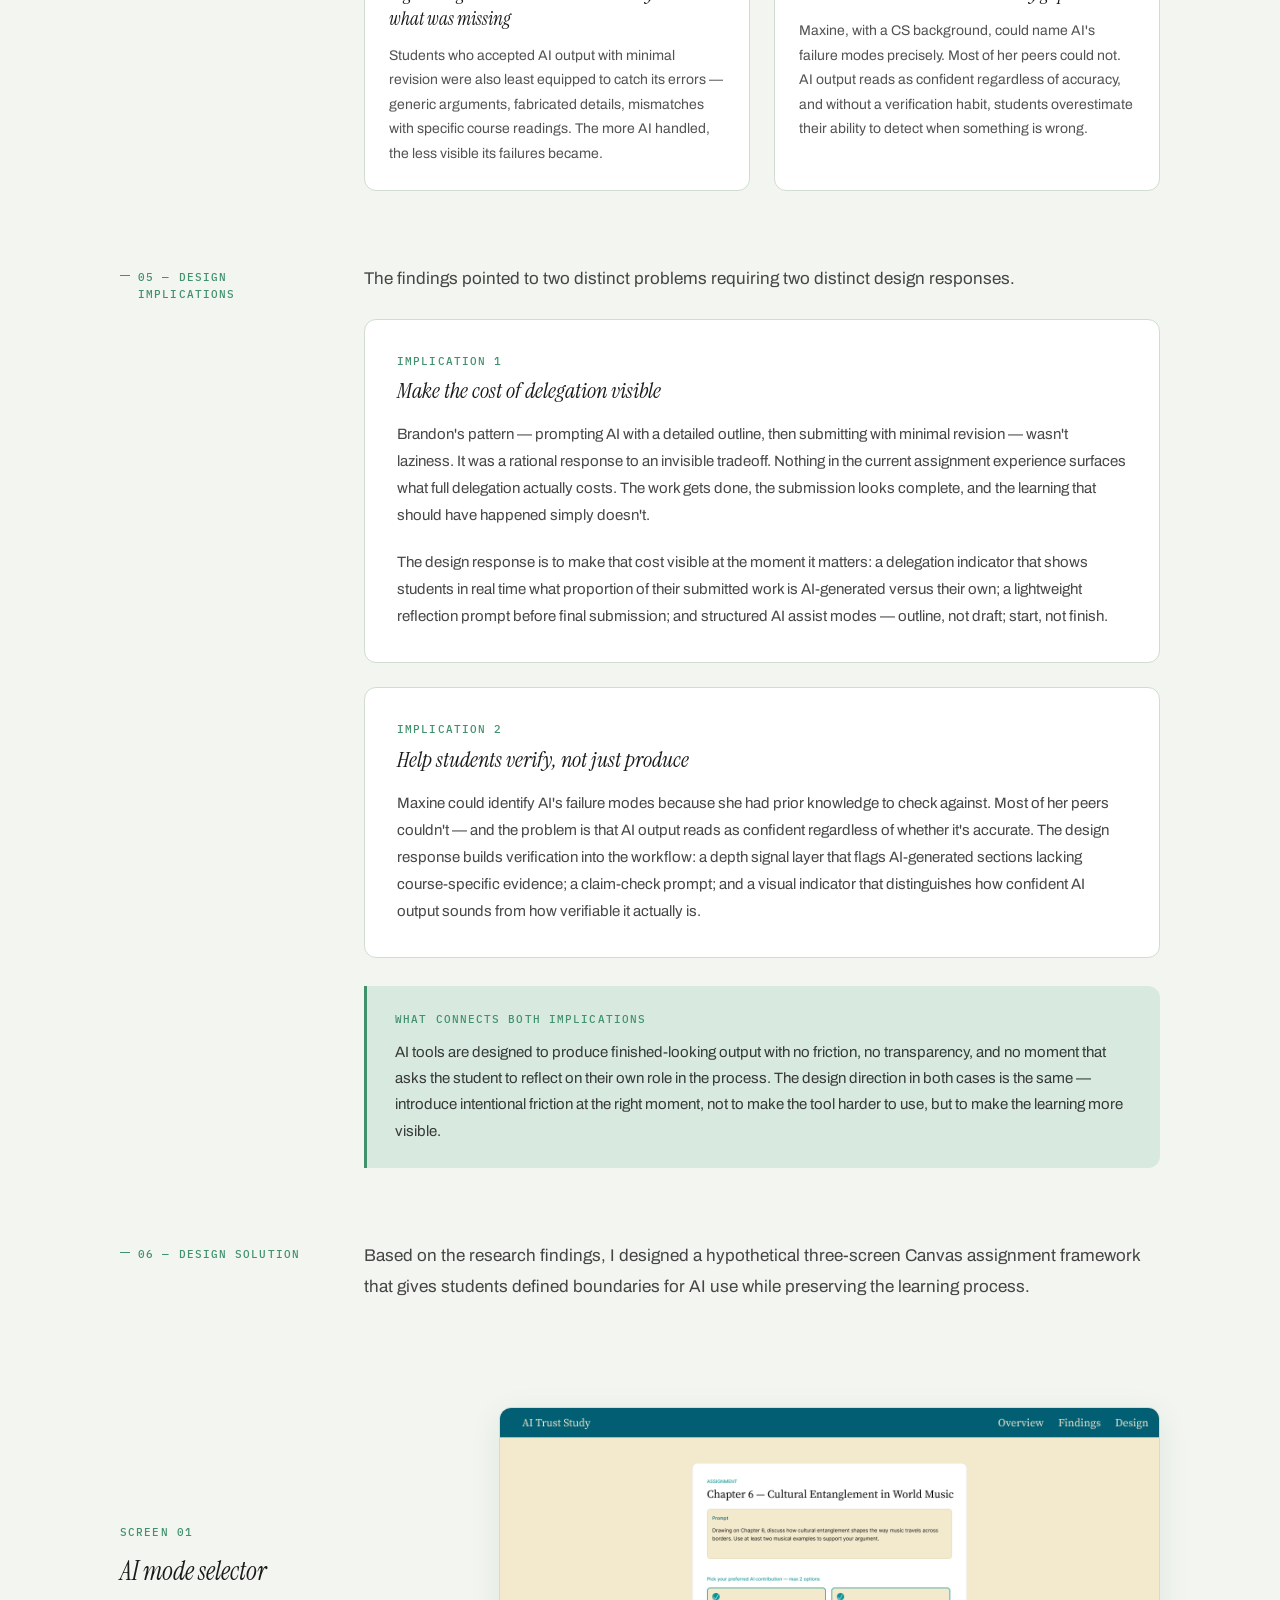
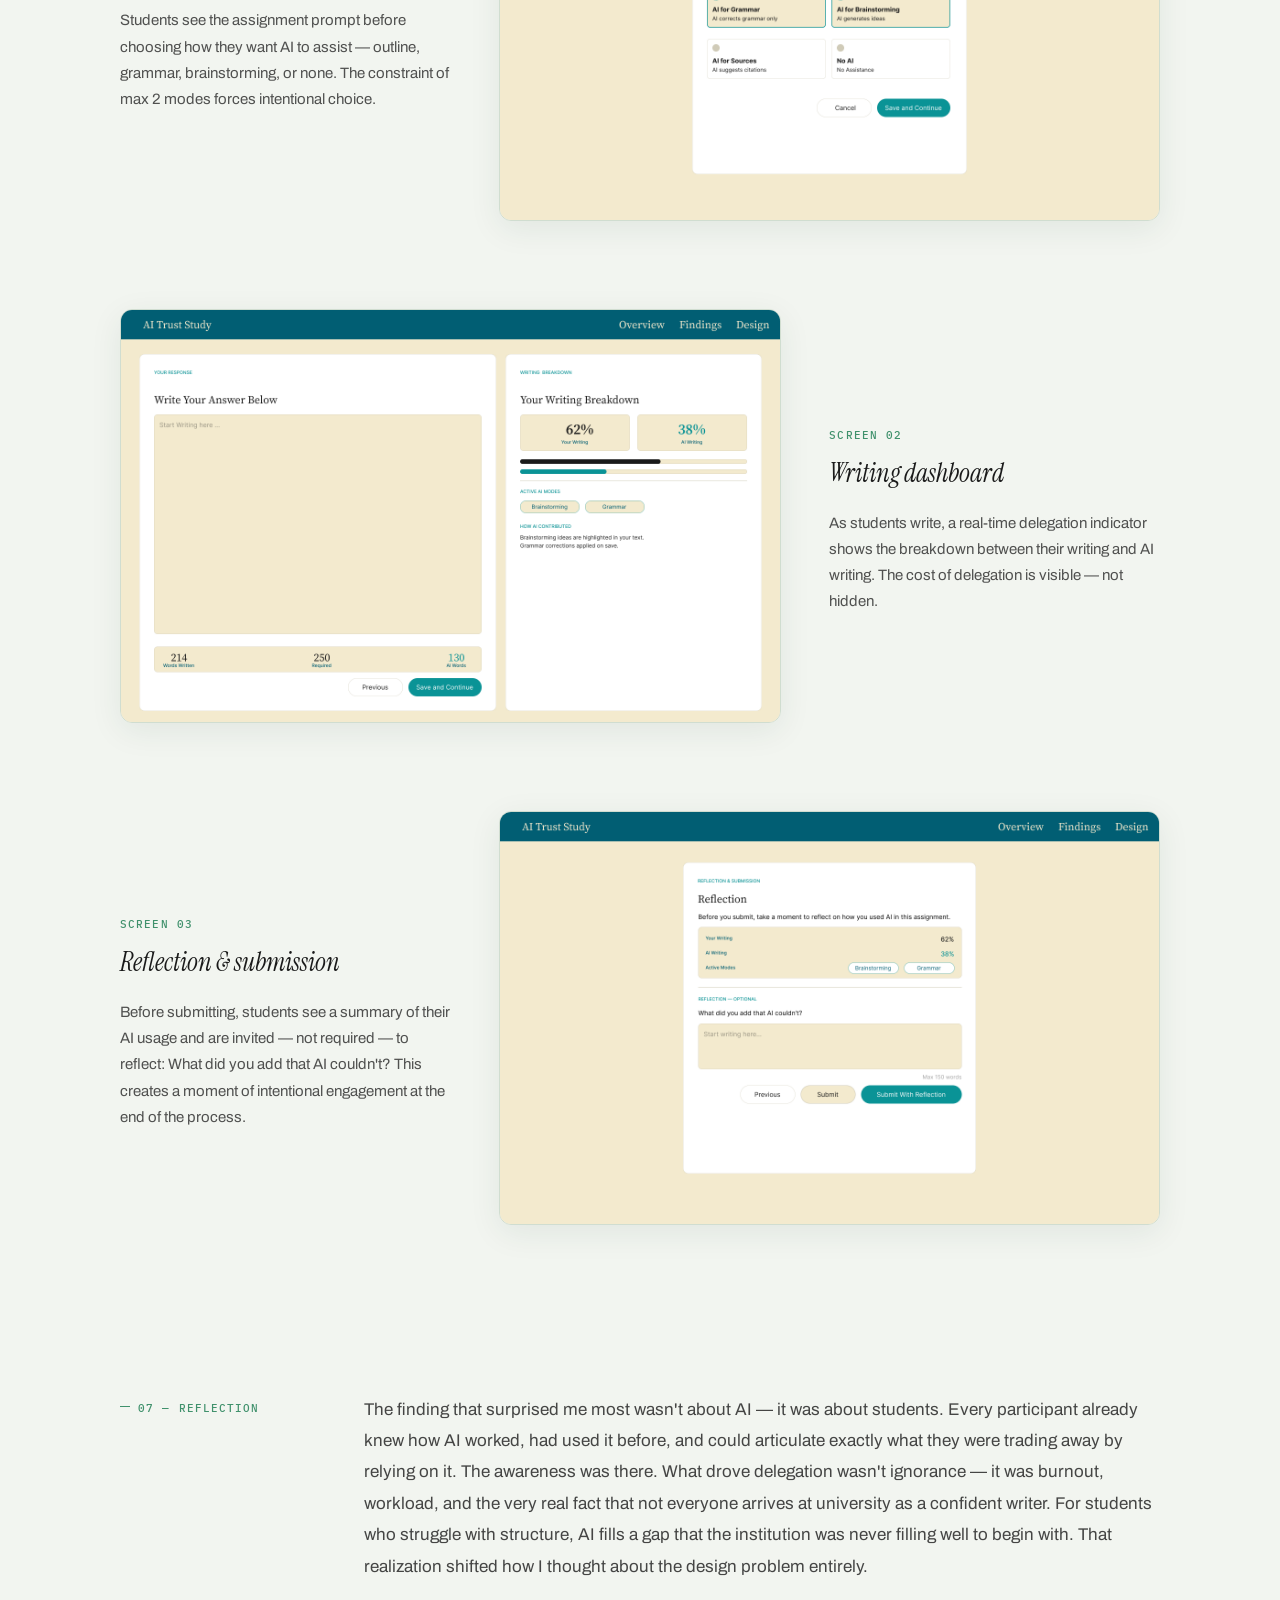
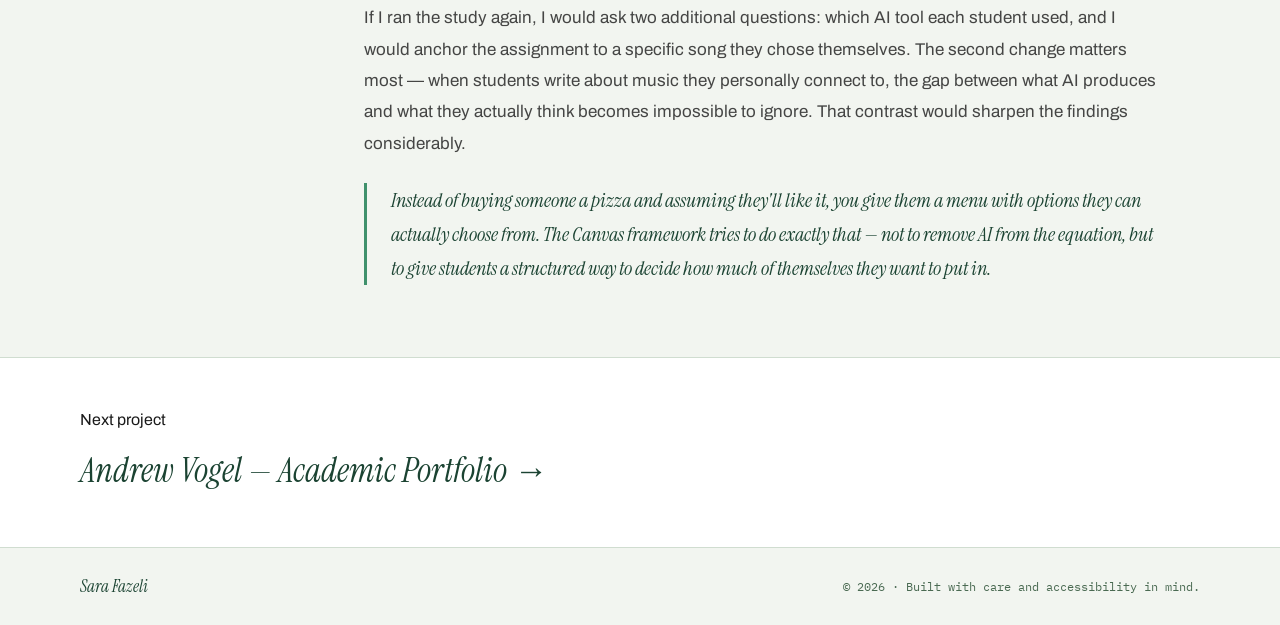
<file: ai-trust-study.html>
<!DOCTYPE html>
<html lang="en">
<head>
    <meta charset="UTF-8">
    <meta name="viewport" content="width=device-width, initial-scale=1.0">
    <meta name="description" content="AI Trust in Culturally Complex Learning — UX Research Case Study by Sara Fazeli">
    <title>AI Trust Study | Sara Fazeli</title>
    <link rel="preconnect" href="https://fonts.googleapis.com">
    <link rel="preconnect" href="https://fonts.gstatic.com" crossorigin>
    <link href="https://fonts.googleapis.com/css2?family=Instrument+Serif:ital@0;1&family=Archivo:wght@400;500;600;700&family=IBM+Plex+Mono:wght@400;500&display=swap" rel="stylesheet">
    <link rel="stylesheet" href="style-sheet/case-study.css">
    <link rel="icon" type="image/png" href="favicon_256x256.png">
</head>
<body>

    <!-- Nav -->
    <nav>
        <div class="nav-inner">
            <a href="index.html" class="nav-logo">Sara Fazeli</a>
            <ul class="nav-links">
                <li><a href="index.html#work">Work</a></li>
                <li><a href="index.html#about">About</a></li>
                <li><a href="index.html#contact">Contact</a></li>
            </ul>
        </div>
    </nav>

    <!-- Hero -->
    <header class="cs-hero">
        <div class="container">
            <div class="cs-hero-meta">
                <a href="index.html" class="back-link">← Back to work</a>
                <span class="cs-type">UX Research · EdTech · GenAI</span>
            </div>
            <h1 class="cs-title">AI Trust in Culturally Complex Learning</h1>
            <p class="cs-subtitle">A qualitative study of how undergraduate students delegate, verify, and resist AI writing tools and a speculative Canvas framework designed from the findings.</p>
            <div class="cs-stats">
                <div class="stat">
                    <span class="stat-num">12</span>
                    <span class="stat-label">Participants</span>
                </div>
                <div class="stat">
                    <span class="stat-num">20</span>
                    <span class="stat-label">Qualitative codes</span>
                </div>
                <div class="stat">
                    <span class="stat-num">5</span>
                    <span class="stat-label">UX personas</span>
                </div>
                <div class="stat">
                    <span class="stat-num">3</span>
                    <span class="stat-label">Design screens</span>
                </div>
            </div>
        </div>
    </header>

    <!-- Overview strip -->
    <div class="cs-overview">
        <div class="container">
            <div class="overview-grid">
                <div class="overview-item">
                    <span class="overview-label">Role</span>
                    <span class="overview-value">Researcher & Designer</span>
                </div>
                <div class="overview-item">
                    <span class="overview-label">Methods</span>
                    <span class="overview-value">Qualitative research, thematic analysis, persona development</span>
                </div>
                <div class="overview-item">
                    <span class="overview-label">Tools</span>
                    <span class="overview-value">Figma, qualitative codebook</span>
                </div>
                <div class="overview-item">
                    <span class="overview-label">Context</span>
                    <span class="overview-value">MUH2501, University of Florida</span>
                </div>
            </div>
        </div>
    </div>

    <!-- Main content -->
    <main class="cs-main">
        <div class="container">

            <!-- Context -->
            <section class="cs-section">
                <div class="cs-section-inner">
                    <div class="cs-section-label">01 — Context</div>
                    <div class="cs-section-content">
                        <p>For three years, I observed AI's presence in undergraduate classrooms — not from a distance, but through teaching, direct conversations with students, and the assignments they submitted. As an ethnomusicologist and researcher who teaches undergraduate courses, I watched students offload not just writing, but thinking. The field's response was largely to resist: humanities educators kept sounding the alarm about AI's effect on learning and told students simply not to use it. I understood the concern, but I thought the approach was wrong.</p>
                    </div>
                </div>
            </section>

            <!-- Problem -->
            <section class="cs-section">
                <div class="cs-section-inner">
                    <div class="cs-section-label">02 — The problem</div>
                    <div class="cs-section-content">
                        <h2 class="cs-heading">Humanities educators are making AI policy decisions based on fear rather than evidence.</h2>
                        <p>Without understanding how students actually engage with these tools, blanket resistance leaves students without guidance — and doesn't stop the behavior. We needed a different starting point: what does AI use actually look like when students are given a structured, intentional framework for it? Where do they trust it, where do they push back, and what does that tell us about learning?</p>
                    </div>
                </div>
            </section>

            <!-- What I did -->
            <section class="cs-section">
                <div class="cs-section-inner">
                    <div class="cs-section-label">03 — What I did</div>
                    <div class="cs-section-content">
                        <p>I asked students in Intro to World Musics (MUH2501) to use AI on a real assignment and write openly about their experience — what helped, what felt off, where they took over. I assured them there were no right or wrong answers and no grade penalties. That psychological safety mattered: it gave me honest data rather than performed compliance.</p>
                        <p>From those responses, I built a 20-code qualitative codebook, analyzed patterns across 12 participants, and developed 5 UX personas representing distinct AI trust postures.</p>

                        <div class="callout">
                            <span class="callout-label">Design response</span>
                            <p>Based on what I found, I designed a hypothetical assignment framework — a structured Canvas layout that gives students defined boundaries for AI use, preserving the learning process rather than replacing it. This is a speculative design solution to a real, documented problem.</p>
                        </div>
                    </div>
                </div>
            </section>

            <!-- Findings -->
            <section class="cs-section">
                <div class="cs-section-inner">
                    <div class="cs-section-label">04 — Findings</div>
                    <div class="cs-section-content">
                        <p>Five personas emerged from the data, each representing a distinct relationship to AI in academic writing. Mapped across two behavioral axes — delegation and verification — the personas reveal that the critical divide is not whether students use AI, but whether they can evaluate what it produces.</p>
                    </div>
                </div>
            </section>

        </div>

        <!-- Personas — full width -->
        <div class="personas-section">
            <div class="container">
                <div class="personas-header">
                    <span class="cs-section-label-inline">Research participants — 5 of 12</span>
                </div>
                <!-- Persona component -->
                <div class="persona-component">
                    <div class="tab-row" id="persona-tabs">
                        <button class="tab-btn active" onclick="showPersona(0,this)"><span class="tab-num">01</span><span class="tab-name">Neeka</span><span class="tab-arch">Skeptical Collaborator</span><div class="tab-bar" style="background:#534AB7;"></div></button>
                        <button class="tab-btn" onclick="showPersona(1,this)"><span class="tab-num">02</span><span class="tab-name">Jenna</span><span class="tab-arch">Boundary Setter</span><div class="tab-bar" style="background:#0F6E56;"></div></button>
                        <button class="tab-btn" onclick="showPersona(2,this)"><span class="tab-num">03</span><span class="tab-name">Lauren</span><span class="tab-arch">Voice Protector</span><div class="tab-bar" style="background:#993C1D;"></div></button>
                        <button class="tab-btn" onclick="showPersona(3,this)"><span class="tab-num">04</span><span class="tab-name">Brandon</span><span class="tab-arch">Efficiency Maximizer</span><div class="tab-bar" style="background:#854F0B;"></div></button>
                        <button class="tab-btn" onclick="showPersona(4,this)"><span class="tab-num">05</span><span class="tab-name">Maxine</span><span class="tab-arch">Technical Verifier</span><div class="tab-bar" style="background:#185FA5;"></div></button>
                    </div>

                    <div class="persona-card" id="persona-card">
                        <div class="persona-card-top">
                            <div class="persona-identity">
                                <div class="persona-num" id="p-num">01 / 05</div>
                                <div class="persona-name" id="p-name">Neeka</div>
                                <div class="persona-meta" id="p-meta">22 · Senior · Political Science</div>
                                <div class="persona-pill" id="p-arch">Skeptical Collaborator</div>
                            </div>
                            <div class="persona-pattern">
                                <div class="pattern-label">AI usage pattern</div>
                                <div class="pattern-value" id="p-pattern">Edits AI output more than she accepts</div>
                                <div class="risk-label">Primary risk</div>
                                <div class="risk-value" id="p-risk">Accepting polished neutrality that erodes analytical depth</div>
                            </div>
                        </div>
                        <div class="persona-quote-wrap">
                            <div class="persona-quote" id="p-quote">"AI works best as a sparring partner, not a ghostwriter. Accepting the first draft uncritically means outsourcing the thinking entirely."</div>
                        </div>
                        <div class="persona-card-bottom">
                            <div class="persona-col">
                                <div class="col-label">Behaviors</div>
                                <div id="p-behaviors"></div>
                            </div>
                            <div class="persona-col">
                                <div class="col-label">Goals</div>
                                <div id="p-goals"></div>
                            </div>
                            <div class="persona-col">
                                <div class="col-label">Frustrations</div>
                                <div id="p-frustrations"></div>
                            </div>
                        </div>
                        <div class="persona-bars">
                            <div class="bar-item">
                                <div class="bar-label-row"><span class="bar-label-text">Delegation</span><span class="bar-val" id="p-del-val"></span></div>
                                <div class="bar-bg"><div class="bar-fill" id="p-del"></div></div>
                            </div>
                            <div class="bar-item">
                                <div class="bar-label-row"><span class="bar-label-text">Verification</span><span class="bar-val" id="p-ver-val"></span></div>
                                <div class="bar-bg"><div class="bar-fill" id="p-ver"></div></div>
                            </div>
                        </div>
                    </div>

                    <div class="persona-nav">
                        <button class="persona-nav-btn" onclick="prevPersona()">← Previous</button>
                        <button class="persona-nav-btn" onclick="nextPersona()">Next →</button>
                    </div>
                </div>
            </div>
        </div>

        <div class="container">

            <!-- Cross-persona patterns -->
            <section class="cs-section">
                <div class="cs-section-inner">
                    <div class="cs-section-label">Cross-persona patterns</div>
                    <div class="cs-section-content">
                        <div class="findings-grid">
                            <div class="finding-card">
                                <div class="finding-num">01</div>
                                <div class="finding-title">AI saves time but creates a hidden learning cost</div>
                                <p>Nine of twelve participants cited efficiency as their primary motivation. But students who delegated more reported weaker connections to the course material. Speed and depth operate in direct tension — and the tradeoff is invisible to students in the moment.</p>
                            </div>
                            <div class="finding-card">
                                <div class="finding-num">02</div>
                                <div class="finding-title">Students self-regulate without any shared framework</div>
                                <p>Every participant drew their own line on acceptable AI use, with no institutional guidance to reference. Brandon delegated entire drafts; Jenna refused anything requiring personal judgment. Both were operating in the same course, with no shared definition of appropriate use.</p>
                            </div>
                            <div class="finding-card">
                                <div class="finding-num">03</div>
                                <div class="finding-title">High-delegation users were least likely to notice what was missing</div>
                                <p>Students who accepted AI output with minimal revision were also least equipped to catch its errors — generic arguments, fabricated details, mismatches with specific course readings. The more AI handled, the less visible its failures became.</p>
                            </div>
                            <div class="finding-card">
                                <div class="finding-num">04</div>
                                <div class="finding-title">Verification skill is the core literacy gap</div>
                                <p>Maxine, with a CS background, could name AI's failure modes precisely. Most of her peers could not. AI output reads as confident regardless of accuracy, and without a verification habit, students overestimate their ability to detect when something is wrong.</p>
                            </div>
                        </div>
                    </div>
                </div>
            </section>

            <!-- Design Implications -->
            <section class="cs-section">
                <div class="cs-section-inner">
                    <div class="cs-section-label">05 — Design implications</div>
                    <div class="cs-section-content">
                        <p>The findings pointed to two distinct problems requiring two distinct design responses.</p>

                        <div class="implication">
                            <div class="implication-header">
                                <span class="implication-num">Implication 1</span>
                                <h3 class="implication-title">Make the cost of delegation visible</h3>
                            </div>
                            <p>Brandon's pattern — prompting AI with a detailed outline, then submitting with minimal revision — wasn't laziness. It was a rational response to an invisible tradeoff. Nothing in the current assignment experience surfaces what full delegation actually costs. The work gets done, the submission looks complete, and the learning that should have happened simply doesn't.</p>
                            <p>The design response is to make that cost visible at the moment it matters: a delegation indicator that shows students in real time what proportion of their submitted work is AI-generated versus their own; a lightweight reflection prompt before final submission; and structured AI assist modes — outline, not draft; start, not finish.</p>
                        </div>

                        <div class="implication">
                            <div class="implication-header">
                                <span class="implication-num">Implication 2</span>
                                <h3 class="implication-title">Help students verify, not just produce</h3>
                            </div>
                            <p>Maxine could identify AI's failure modes because she had prior knowledge to check against. Most of her peers couldn't — and the problem is that AI output reads as confident regardless of whether it's accurate. The design response builds verification into the workflow: a depth signal layer that flags AI-generated sections lacking course-specific evidence; a claim-check prompt; and a visual indicator that distinguishes how confident AI output sounds from how verifiable it actually is.</p>
                        </div>

                        <div class="callout">
                            <span class="callout-label">What connects both implications</span>
                            <p>AI tools are designed to produce finished-looking output with no friction, no transparency, and no moment that asks the student to reflect on their own role in the process. The design direction in both cases is the same — introduce intentional friction at the right moment, not to make the tool harder to use, but to make the learning more visible.</p>
                        </div>
                    </div>
                </div>
            </section>

            <!-- Design Screens -->
            <section class="cs-section">
                <div class="cs-section-inner">
                    <div class="cs-section-label">06 — Design solution</div>
                    <div class="cs-section-content">
                        <p>Based on the research findings, I designed a hypothetical three-screen Canvas assignment framework that gives students defined boundaries for AI use while preserving the learning process.</p>
                    </div>
                </div>
            </section>
        </div>

        <!-- Screens — full width -->
        <div class="screens-section">
            <div class="container">
                <div class="screen-item">
                    <div class="screen-meta">
                        <span class="screen-num">Screen 01</span>
                        <span class="screen-title">AI mode selector</span>
                        <p class="screen-desc">Students see the assignment prompt before choosing how they want AI to assist — outline, grammar, brainstorming, or none. The constraint of max 2 modes forces intentional choice.</p>
                    </div>
                    <div class="screen-image">
                        <img src="images/screen-01.png" alt="AI mode selector screen showing assignment prompt and four AI contribution options" />
                    </div>
                </div>

                <div class="screen-item reverse">
                    <div class="screen-meta">
                        <span class="screen-num">Screen 02</span>
                        <span class="screen-title">Writing dashboard</span>
                        <p class="screen-desc">As students write, a real-time delegation indicator shows the breakdown between their writing and AI writing. The cost of delegation is visible — not hidden.</p>
                    </div>
                    <div class="screen-image">
                        <img src="images/screen-02.png" alt="Writing dashboard showing a 62% / 38% breakdown between student and AI writing" />
                    </div>
                </div>

                <div class="screen-item">
                    <div class="screen-meta">
                        <span class="screen-num">Screen 03</span>
                        <span class="screen-title">Reflection & submission</span>
                        <p class="screen-desc">Before submitting, students see a summary of their AI usage and are invited — not required — to reflect: What did you add that AI couldn't? This creates a moment of intentional engagement at the end of the process.</p>
                    </div>
                    <div class="screen-image">
                        <img src="images/screen-03.png" alt="Reflection and submission screen with optional reflection prompt before final submit" />
                    </div>
                </div>
            </div>
        </div>

        <div class="container">

            <!-- Reflection -->
            <section class="cs-section">
                <div class="cs-section-inner">
                    <div class="cs-section-label">07 — Reflection</div>
                    <div class="cs-section-content">
                        <p>The finding that surprised me most wasn't about AI — it was about students. Every participant already knew how AI worked, had used it before, and could articulate exactly what they were trading away by relying on it. The awareness was there. What drove delegation wasn't ignorance — it was burnout, workload, and the very real fact that not everyone arrives at university as a confident writer. For students who struggle with structure, AI fills a gap that the institution was never filling well to begin with. That realization shifted how I thought about the design problem entirely.</p>

                        <p>If I ran the study again, I would ask two additional questions: which AI tool each student used, and I would anchor the assignment to a specific song they chose themselves. The second change matters most — when students write about music they personally connect to, the gap between what AI produces and what they actually think becomes impossible to ignore. That contrast would sharpen the findings considerably.</p>

                        <blockquote class="cs-blockquote">Instead of buying someone a pizza and assuming they'll like it, you give them a menu with options they can actually choose from. The Canvas framework tries to do exactly that — not to remove AI from the equation, but to give students a structured way to decide how much of themselves they want to put in.</blockquote>
                    </div>
                </div>
            </section>

        </div>
    </main>

    <!-- Next project -->
    <div class="next-project">
        <div class="container">
            <span class="section-label">Next project</span>
            <a href="https://andrew-vogel.com" target="_blank" class="next-link">Andrew Vogel — Academic Portfolio →</a>
        </div>
    </div>

    <!-- Footer -->
    <footer>
        <div class="container">
            <div class="footer-inner">
                <span class="footer-name">Sara Fazeli</span>
                <span class="footer-copy">© 2026 · Built with care and accessibility in mind.</span>
            </div>
        </div>
    </footer>

    <button id="back-to-top" aria-label="Back to top">↑</button>

    <script>
    // Persona data
    const personas = [
        {
            num:"01 / 05", name:"Neeka", meta:"22 · Senior · Political Science",
            arch:"Skeptical Collaborator", color:"#534AB7",
            pattern:"Edits AI output more than she accepts",
            risk:"Accepting polished neutrality that erodes analytical depth",
            quote:'"AI works best as a sparring partner, not a ghostwriter. Accepting the first draft uncritically means outsourcing the thinking entirely."',
            behaviors:["Uses AI to generate initial outlines only","Rejects first drafts; rewrites heavily for nuance","Cross-checks AI claims against course readings","Adds her own interpretive layer before submitting"],
            goals:["Push beyond AI's default neutrality","Apply real interpretive risk in written analysis","Preserve disciplinary depth and nuance"],
            frustrations:["AI produces plausible but shallow arguments","Output smooths over complexity her field requires","Hard to find her own position after reading AI drafts"],
            del:25, ver:90
        },
        {
            num:"02 / 05", name:"Jenna", meta:"22 · Senior · Music Education",
            arch:"Boundary Setter", color:"#0F6E56",
            pattern:"Uses AI for structure only",
            risk:"Students losing reasoning skills with no institutional guardrails in place",
            quote:'"AI can help in moderation, but remove all friction and students stop thinking. Those reasoning skills don\'t come back on their own."',
            behaviors:["Uses AI to generate outlines and checklists","Writes all substantive content by hand","Avoids AI for anything requiring personal judgment","Advocates for explicit guidelines in coursework"],
            goals:["Set clear rules for when AI is and isn't appropriate","Use AI as an organizer without replacing engagement","Protect students' ability to reason through problems"],
            frustrations:["No clear institutional guidelines on AI use exist","Students complete full assignments with AI, learn nothing","Reasoning and decision-making skills atrophy without practice"],
            del:20, ver:75
        },
        {
            num:"03 / 05", name:"Lauren", meta:"31 · Senior · Journalism & Advertising",
            arch:"Voice Protector", color:"#993C1D",
            pattern:"Uses AI for brainstorming, not final copy",
            risk:"Submitting work that sounds authentic but reflects AI's voice, not hers",
            quote:'"The moment I stop revising and just submit AI output, I\'ve handed over my byline. It has to sound like me — not like everyone\'s AI."',
            behaviors:["Uses AI for initial ideation and structural outlines","Rewrites all final copy by hand","Reads drafts aloud to test for personal voice","Edits until output no longer sounds generated"],
            goals:["Maintain a distinct, recognizable writing voice","Use AI for ideation without letting it shape final tone","Submit work that genuinely reflects her perspective"],
            frustrations:["AI drafts feel generic even after multiple edits","Hard to reclaim voice once an AI outline is accepted","Polished output masks the absence of real perspective"],
            del:30, ver:80
        },
        {
            num:"04 / 05", name:"Brandon", meta:"22 · Senior · Music Business & Entrepreneurship",
            arch:"Efficiency Maximizer", color:"#854F0B",
            pattern:"Delegates full drafts under time pressure",
            risk:"Skill atrophy through repeated full-task delegation",
            quote:'"When AI handles the whole assignment in seconds, finishing it yourself stops feeling like learning. It starts feeling like a waste of time."',
            behaviors:["Prompts AI with a detailed outline under deadline","Submits output with minimal review or revision","Engages most with AI when course load peaks","Rarely revises for substance — only for format"],
            goals:["Find a compelling reason to engage with work directly","Understand the value of the cognitive effort required","Rebuild habits of independent critical writing"],
            frustrations:["AI makes full-draft delegation too easy to resist","Convenience eliminates motivation to engage deeply","Skills needed for his career are quietly disappearing"],
            del:95, ver:15
        },
        {
            num:"05 / 05", name:"Maxine", meta:"20 · Sophomore · Music Composition & CS",
            arch:"Technical Verifier", color:"#185FA5",
            pattern:"Verifies AI output against her own knowledge",
            risk:"Submitting confident but factually incorrect output",
            quote:'"AI sounds right far more often than it is right. Students who can\'t tell the difference will submit work that fails in ways they\'ll never notice."',
            behaviors:["Uses AI for first-pass drafting only","Line-edits for factual and conceptual accuracy","Flags output that sounds correct but lacks depth","Rewrites any section AI handles poorly"],
            goals:["Help peers spot when AI output sounds right but isn't","Use AI as a starting point requiring verification","Ensure final work reflects actual course content"],
            frustrations:["Students can't tell when AI output misses the mark","Confident-sounding language masks real factual gaps","Peers submit polished work that fails on substance"],
            del:40, ver:95
        }
    ];

    let current = 0;

    function renderPersona(p) {
        document.getElementById('p-num').textContent = p.num;
        document.getElementById('p-name').textContent = p.name;
        document.getElementById('p-meta').textContent = p.meta;
        document.getElementById('p-arch').textContent = p.arch;
        document.getElementById('p-pattern').textContent = p.pattern;
        document.getElementById('p-risk').textContent = p.risk;
        document.getElementById('p-quote').textContent = p.quote;

        const dv = p.del < 40 ? 'Low' : p.del < 70 ? 'Medium' : 'High';
        const vv = p.ver < 40 ? 'Low' : p.ver < 70 ? 'Medium' : 'High';

        document.getElementById('p-del').style.width = p.del + '%';
        document.getElementById('p-del').style.background = p.color;
        document.getElementById('p-del-val').textContent = dv;
        document.getElementById('p-ver').style.width = p.ver + '%';
        document.getElementById('p-ver').style.background = p.color;
        document.getElementById('p-ver-val').textContent = vv;

        ['behaviors','goals','frustrations'].forEach(k => {
            document.getElementById('p-'+k).innerHTML = p[k].map(t => `<div class="col-item">${t}</div>`).join('');
        });
    }

    function showPersona(i, btn) {
        current = i;
        document.querySelectorAll('.tab-btn').forEach(b => b.classList.remove('active'));
        btn.classList.add('active');
        renderPersona(personas[i]);
    }

    function nextPersona() {
        current = (current + 1) % personas.length;
        document.querySelectorAll('.tab-btn')[current].click();
    }

    function prevPersona() {
        current = (current - 1 + personas.length) % personas.length;
        document.querySelectorAll('.tab-btn')[current].click();
    }

    renderPersona(personas[0]);

    // Back to top
    const btt = document.getElementById('back-to-top');
    window.addEventListener('scroll', () => {
        btt.classList.toggle('show', window.scrollY > 400);
    });
    btt.addEventListener('click', () => window.scrollTo({ top: 0, behavior: 'smooth' }));

    // Fade up
    const observer = new IntersectionObserver((entries) => {
        entries.forEach(e => { if (e.isIntersecting) e.target.classList.add('visible'); });
    }, { threshold: 0.08 });
    document.querySelectorAll('.cs-section, .finding-card, .screen-item, .implication').forEach(el => {
        el.classList.add('fade-up');
        observer.observe(el);
    });
    </script>
</body>
</html>
</file>
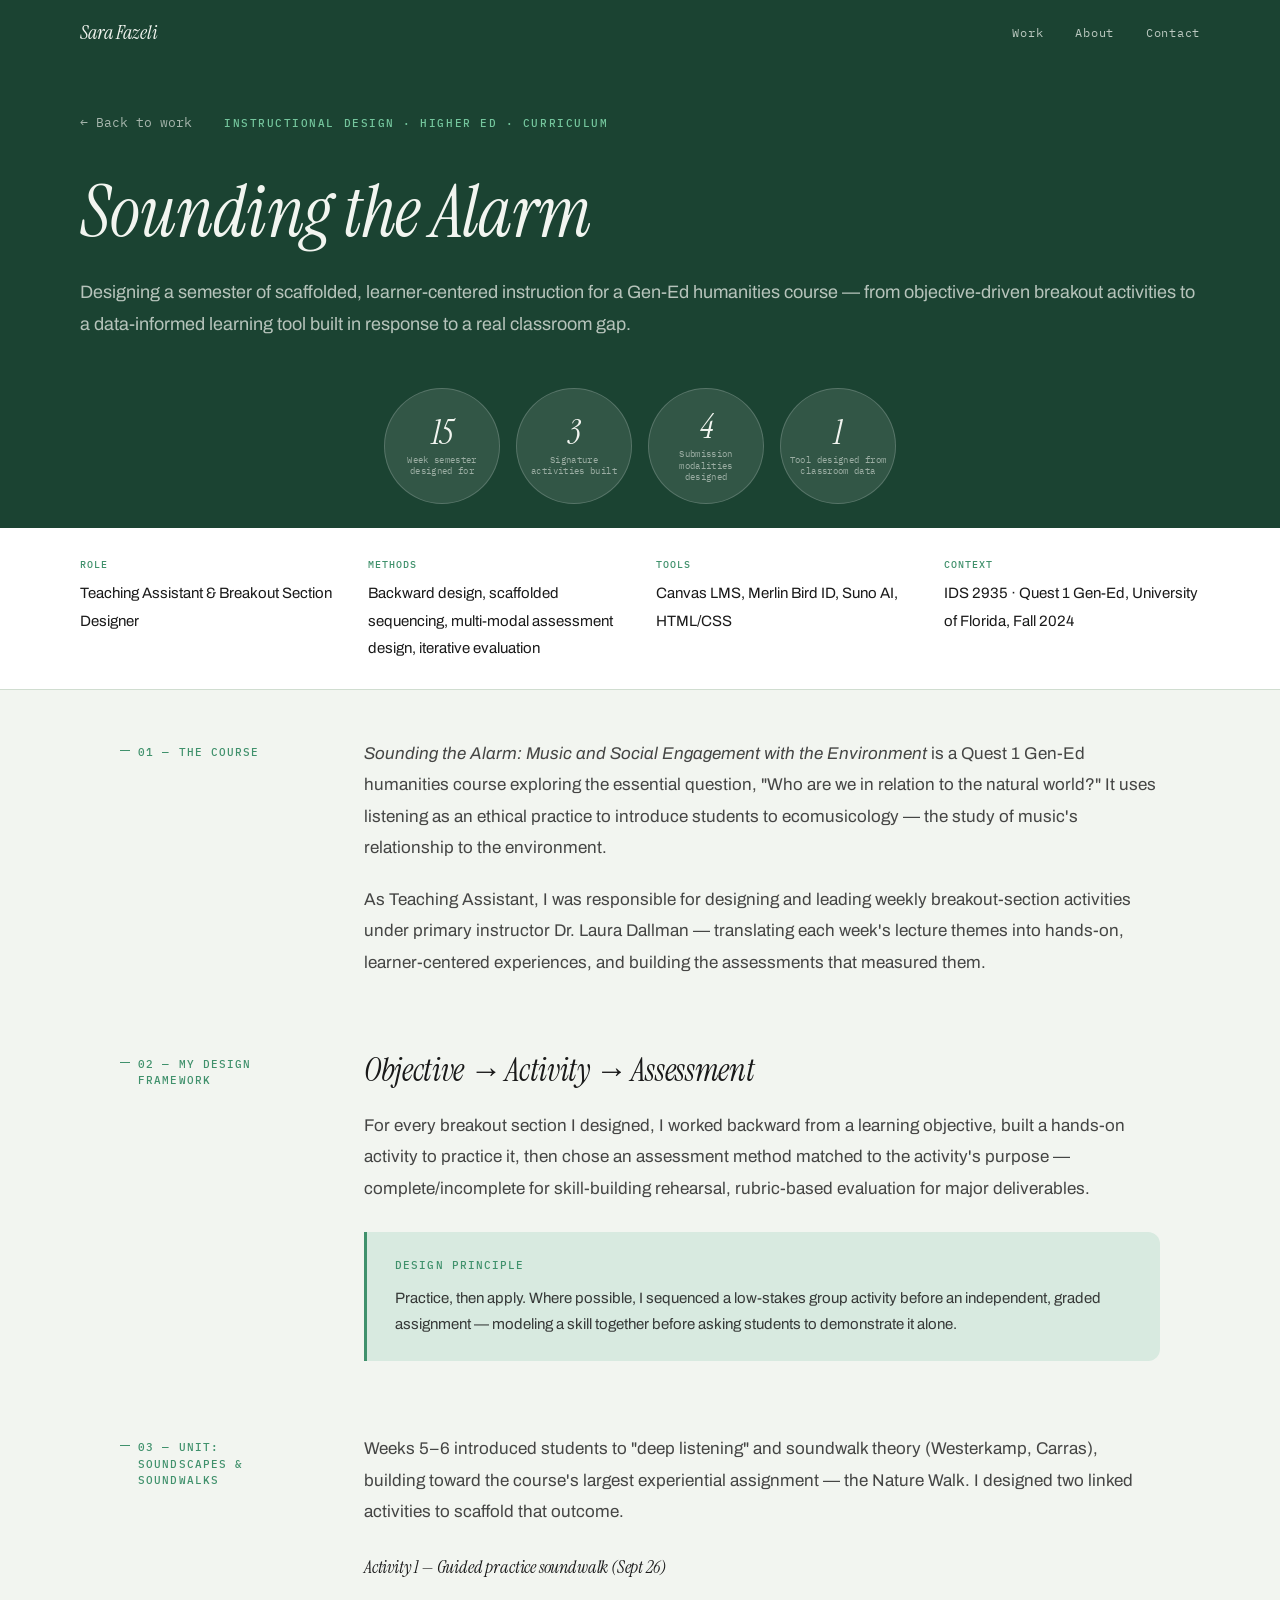
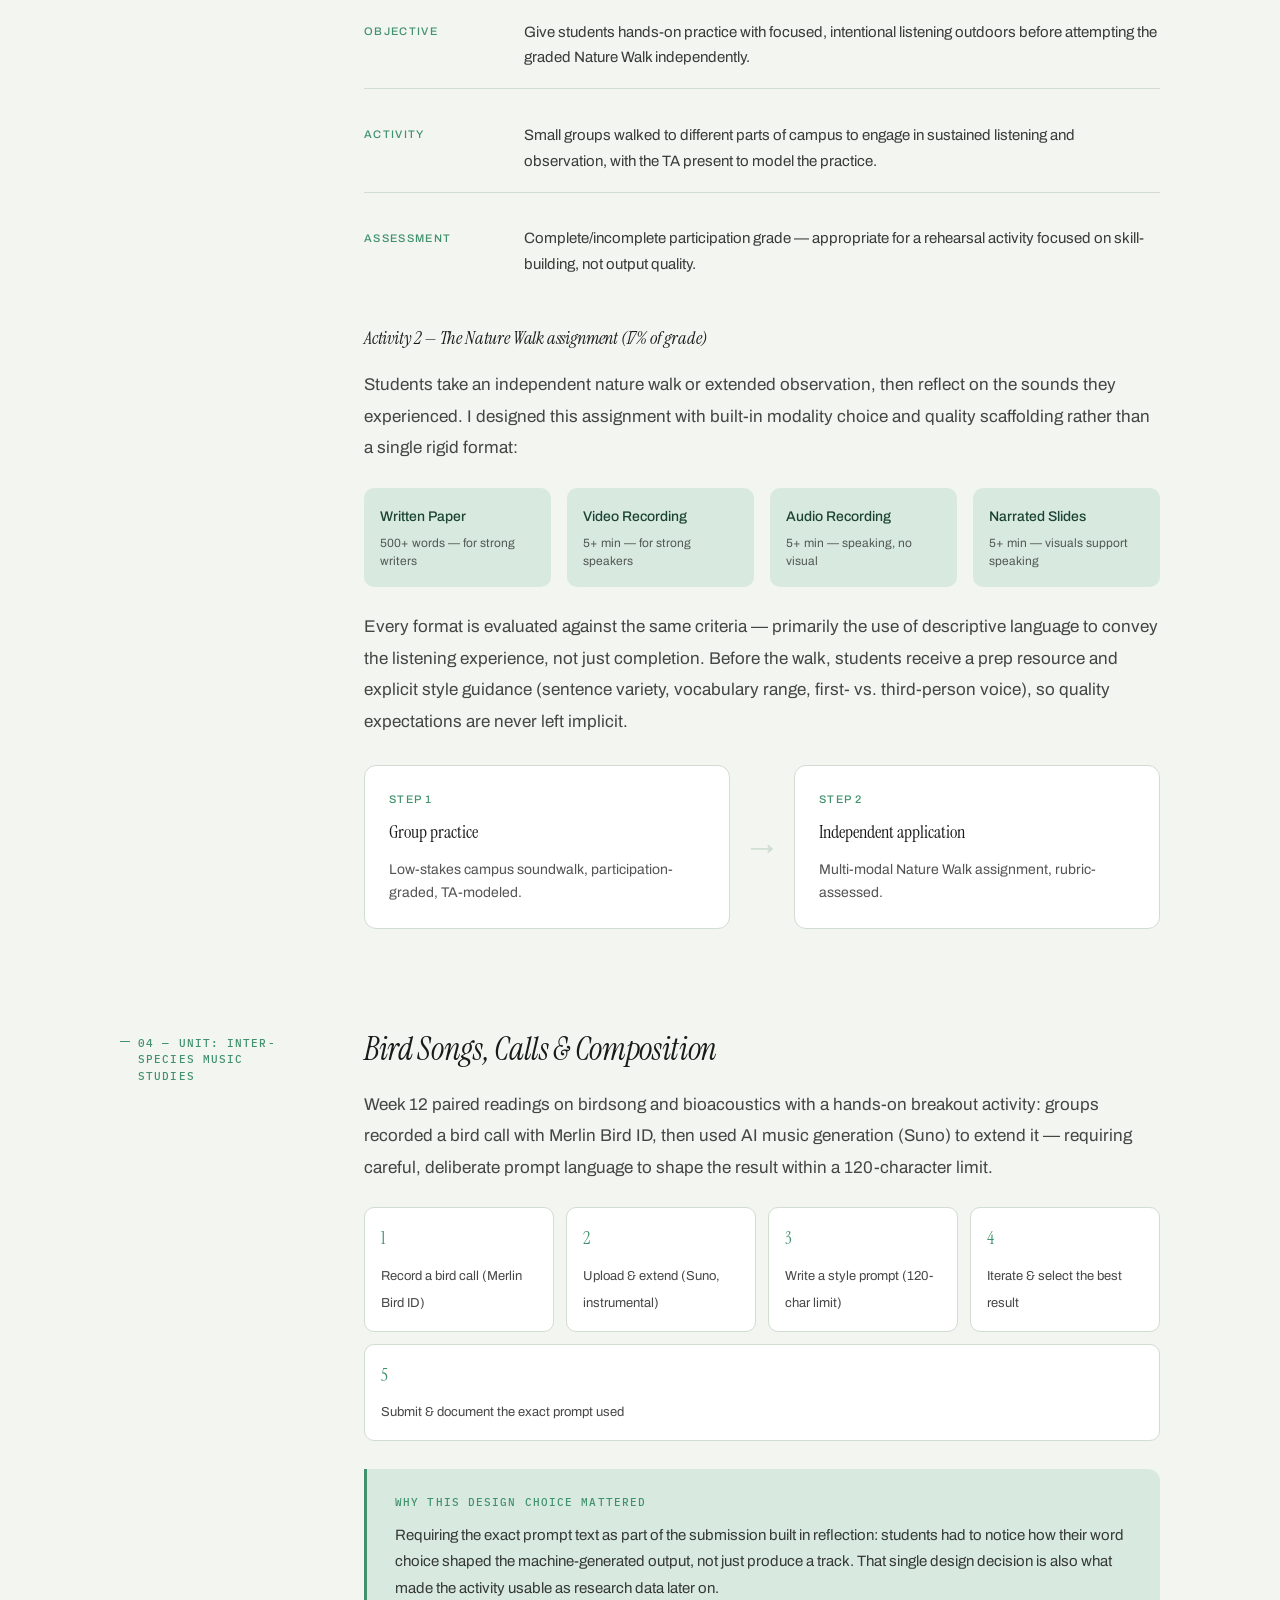
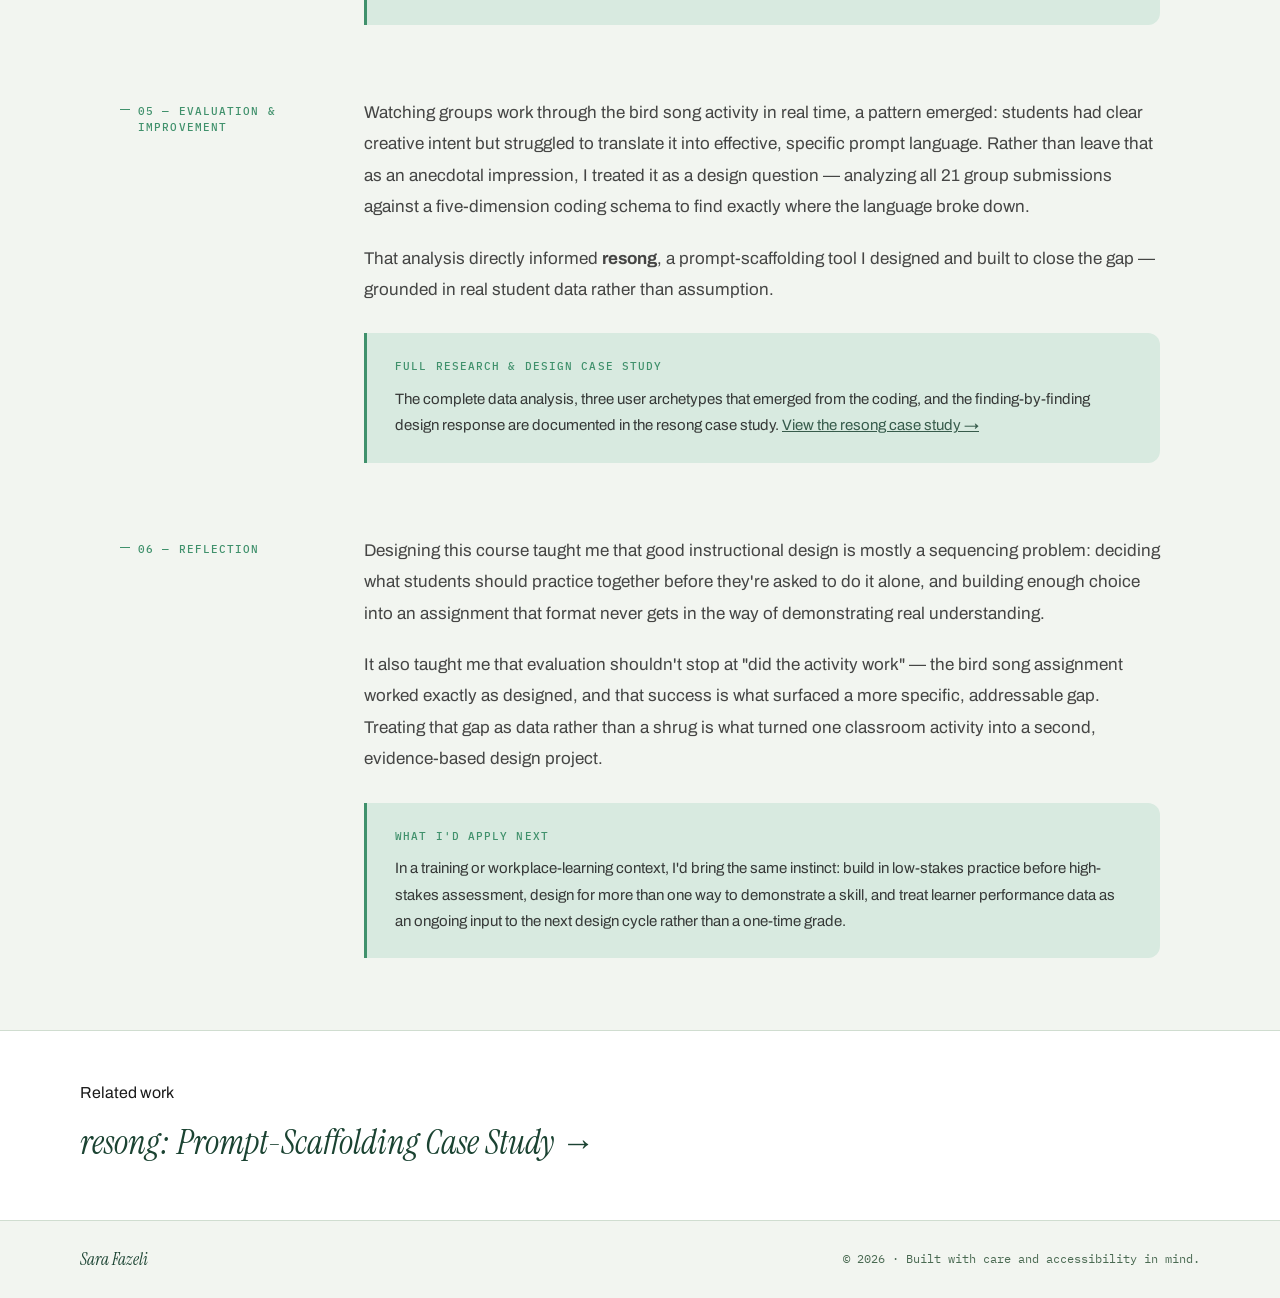
<file: quest1-instructional-design.html>
<!DOCTYPE html>
<html lang="en">
<head>
    <meta charset="UTF-8">
    <meta name="viewport" content="width=device-width, initial-scale=1.0">
    <meta name="description" content="Sounding the Alarm — Instructional Design Case Study by Sara Fazeli">
    <title>Sounding the Alarm | Instructional Design | Sara Fazeli</title>
    <link rel="preconnect" href="https://fonts.googleapis.com">
    <link rel="preconnect" href="https://fonts.gstatic.com" crossorigin>
    <link href="https://fonts.googleapis.com/css2?family=Instrument+Serif:ital@0;1&family=Archivo:wght@400;500;600;700&family=IBM+Plex+Mono:wght@400;500&display=swap" rel="stylesheet">
    <link rel="stylesheet" href="style-sheet/case-study.css">
    <link rel="icon" type="image/png" href="favicon_256x256.png">
    <style>
        /* Sequence flow (practice -> apply) */
        .flow-sequence {
            display: grid;
            grid-template-columns: 1fr auto 1fr;
            align-items: center;
            gap: 1.25rem;
            margin: 1.75rem 0;
        }
        .flow-card {
            background: var(--surface);
            border: 0.5px solid var(--border);
            border-radius: 12px;
            padding: 1.5rem;
        }
        .flow-card .flow-label {
            font-size: 0.6875rem;
            letter-spacing: 0.12em;
            text-transform: uppercase;
            color: var(--action);
            font-weight: 500;
            margin-bottom: 0.5rem;
        }
        .flow-card .flow-title {
            font-family: var(--font-serif);
            font-size: 1.15rem;
            font-weight: 400;
            color: var(--text);
            margin-bottom: 0.6rem;
        }
        .flow-card .flow-desc {
            font-size: 0.875rem;
            color: var(--text);
            opacity: 0.75;
            line-height: 1.65;
        }
        .flow-arrow {
            font-size: 1.5rem;
            color: var(--border);
            text-align: center;
        }

        /* OAA triplet */
        .oaa-set {
            display: grid;
            gap: 1rem;
            margin: 1.5rem 0 2rem;
        }
        .oaa-row {
            display: grid;
            grid-template-columns: 140px 1fr;
            gap: 1.25rem;
            padding: 1.1rem 0;
            border-bottom: 0.5px solid var(--border);
        }
        .oaa-row:last-child { border-bottom: none; }
        .oaa-key {
            font-size: 0.6875rem;
            letter-spacing: 0.12em;
            text-transform: uppercase;
            color: var(--action);
            font-weight: 500;
            padding-top: 0.15rem;
        }
        .oaa-val {
            font-size: 0.9375rem;
            color: var(--text);
            opacity: 0.85;
            line-height: 1.7;
        }

        /* Modality chips */
        .modality-grid {
            display: grid;
            grid-template-columns: repeat(4, 1fr);
            gap: 1rem;
            margin: 1.5rem 0;
        }
        .modality-card {
            background: var(--accent);
            border-radius: 10px;
            padding: 1.1rem 1rem;
        }
        .modality-card .mod-name {
            font-size: 0.875rem;
            font-weight: 500;
            color: var(--primary);
            margin-bottom: 0.3rem;
        }
        .modality-card .mod-desc {
            font-size: 0.75rem;
            color: var(--text);
            opacity: 0.7;
            line-height: 1.5;
        }

        /* Workflow steps */
        .step-flow {
            display: flex;
            flex-wrap: wrap;
            gap: 0.75rem;
            margin: 1.5rem 0;
            counter-reset: step;
        }
        .step-flow .step-item {
            flex: 1 1 160px;
            background: var(--surface);
            border: 0.5px solid var(--border);
            border-radius: 10px;
            padding: 1rem;
            position: relative;
        }
        .step-flow .step-item .step-num {
            font-family: var(--font-serif);
            font-size: 1.1rem;
            color: var(--action);
            margin-bottom: 0.4rem;
            display: block;
        }
        .step-flow .step-item .step-text {
            font-size: 0.8125rem;
            color: var(--text);
            opacity: 0.8;
            line-height: 1.5;
        }

        @media (max-width: 760px) {
            .flow-sequence { grid-template-columns: 1fr; }
            .flow-arrow { transform: rotate(90deg); }
            .oaa-row { grid-template-columns: 1fr; gap: 0.4rem; }
            .modality-grid { grid-template-columns: repeat(2, 1fr); }
            .step-flow .step-item { flex: 1 1 100%; }
        }
    </style>
</head>
<body>

    <!-- Nav -->
    <nav>
        <div class="nav-inner">
            <a href="index.html" class="nav-logo">Sara Fazeli</a>
            <ul class="nav-links">
                <li><a href="index.html#work">Work</a></li>
                <li><a href="index.html#about">About</a></li>
                <li><a href="index.html#contact">Contact</a></li>
            </ul>
        </div>
    </nav>

    <!-- Hero -->
    <header class="cs-hero">
        <div class="container">
            <div class="cs-hero-meta">
                <a href="index.html" class="back-link">← Back to work</a>
                <span class="cs-type">Instructional Design · Higher Ed · Curriculum</span>
            </div>
            <h1 class="cs-title">Sounding the Alarm</h1>
            <p class="cs-subtitle">Designing a semester of scaffolded, learner-centered instruction for a Gen-Ed humanities course — from objective-driven breakout activities to a data-informed learning tool built in response to a real classroom gap.</p>
            <div class="cs-stats">
                <div class="stat">
                    <span class="stat-num">15</span>
                    <span class="stat-label">Week semester designed for</span>
                </div>
                <div class="stat">
                    <span class="stat-num">3</span>
                    <span class="stat-label">Signature activities built</span>
                </div>
                <div class="stat">
                    <span class="stat-num">4</span>
                    <span class="stat-label">Submission modalities designed</span>
                </div>
                <div class="stat">
                    <span class="stat-num">1</span>
                    <span class="stat-label">Tool designed from classroom data</span>
                </div>
            </div>
        </div>
    </header>

    <!-- Overview strip -->
    <div class="cs-overview">
        <div class="container">
            <div class="overview-grid">
                <div class="overview-item">
                    <span class="overview-label">Role</span>
                    <span class="overview-value">Teaching Assistant &amp; Breakout Section Designer</span>
                </div>
                <div class="overview-item">
                    <span class="overview-label">Methods</span>
                    <span class="overview-value">Backward design, scaffolded sequencing, multi-modal assessment design, iterative evaluation</span>
                </div>
                <div class="overview-item">
                    <span class="overview-label">Tools</span>
                    <span class="overview-value">Canvas LMS, Merlin Bird ID, Suno AI, HTML/CSS</span>
                </div>
                <div class="overview-item">
                    <span class="overview-label">Context</span>
                    <span class="overview-value">IDS 2935 · Quest 1 Gen-Ed, University of Florida, Fall 2024</span>
                </div>
            </div>
        </div>
    </div>

    <!-- Main content -->
    <main class="cs-main">
        <div class="container">

            <!-- Overview -->
            <section class="cs-section">
                <div class="cs-section-inner">
                    <div class="cs-section-label">01 — The course</div>
                    <div class="cs-section-content">
                        <p><em>Sounding the Alarm: Music and Social Engagement with the Environment</em> is a Quest 1 Gen-Ed humanities course exploring the essential question, "Who are we in relation to the natural world?" It uses listening as an ethical practice to introduce students to ecomusicology — the study of music's relationship to the environment.</p>
                        <p>As Teaching Assistant, I was responsible for designing and leading weekly breakout-section activities under primary instructor Dr. Laura Dallman — translating each week's lecture themes into hands-on, learner-centered experiences, and building the assessments that measured them.</p>
                    </div>
                </div>
            </section>

            <!-- Design framework -->
            <section class="cs-section">
                <div class="cs-section-inner">
                    <div class="cs-section-label">02 — My design framework</div>
                    <div class="cs-section-content">
                        <h2 class="cs-heading">Objective → Activity → Assessment</h2>
                        <p>For every breakout section I designed, I worked backward from a learning objective, built a hands-on activity to practice it, then chose an assessment method matched to the activity's purpose — complete/incomplete for skill-building rehearsal, rubric-based evaluation for major deliverables.</p>
                        <div class="callout">
                            <span class="callout-label">Design principle</span>
                            <p>Practice, then apply. Where possible, I sequenced a low-stakes group activity before an independent, graded assignment — modeling a skill together before asking students to demonstrate it alone.</p>
                        </div>
                    </div>
                </div>
            </section>

            <!-- Unit: Soundwalks -->
            <section class="cs-section">
                <div class="cs-section-inner">
                    <div class="cs-section-label">03 — Unit: Soundscapes &amp; Soundwalks</div>
                    <div class="cs-section-content">
                        <p>Weeks 5–6 introduced students to "deep listening" and soundwalk theory (Westerkamp, Carras), building toward the course's largest experiential assignment — the Nature Walk. I designed two linked activities to scaffold that outcome.</p>

                        <h3 class="cs-heading" style="font-size:1.125rem;margin-top:1.75rem;">Activity 1 — Guided practice soundwalk (Sept 26)</h3>
                        <div class="oaa-set">
                            <div class="oaa-row">
                                <div class="oaa-key">Objective</div>
                                <div class="oaa-val">Give students hands-on practice with focused, intentional listening outdoors before attempting the graded Nature Walk independently.</div>
                            </div>
                            <div class="oaa-row">
                                <div class="oaa-key">Activity</div>
                                <div class="oaa-val">Small groups walked to different parts of campus to engage in sustained listening and observation, with the TA present to model the practice.</div>
                            </div>
                            <div class="oaa-row">
                                <div class="oaa-key">Assessment</div>
                                <div class="oaa-val">Complete/incomplete participation grade — appropriate for a rehearsal activity focused on skill-building, not output quality.</div>
                            </div>
                        </div>

                        <h3 class="cs-heading" style="font-size:1.125rem;">Activity 2 — The Nature Walk assignment (17% of grade)</h3>
                        <p>Students take an independent nature walk or extended observation, then reflect on the sounds they experienced. I designed this assignment with built-in modality choice and quality scaffolding rather than a single rigid format:</p>

                        <div class="modality-grid">
                            <div class="modality-card">
                                <div class="mod-name">Written Paper</div>
                                <div class="mod-desc">500+ words — for strong writers</div>
                            </div>
                            <div class="modality-card">
                                <div class="mod-name">Video Recording</div>
                                <div class="mod-desc">5+ min — for strong speakers</div>
                            </div>
                            <div class="modality-card">
                                <div class="mod-name">Audio Recording</div>
                                <div class="mod-desc">5+ min — speaking, no visual</div>
                            </div>
                            <div class="modality-card">
                                <div class="mod-name">Narrated Slides</div>
                                <div class="mod-desc">5+ min — visuals support speaking</div>
                            </div>
                        </div>

                        <p>Every format is evaluated against the same criteria — primarily the use of descriptive language to convey the listening experience, not just completion. Before the walk, students receive a prep resource and explicit style guidance (sentence variety, vocabulary range, first- vs. third-person voice), so quality expectations are never left implicit.</p>

                        <div class="flow-sequence">
                            <div class="flow-card">
                                <div class="flow-label">Step 1</div>
                                <div class="flow-title">Group practice</div>
                                <div class="flow-desc">Low-stakes campus soundwalk, participation-graded, TA-modeled.</div>
                            </div>
                            <div class="flow-arrow">→</div>
                            <div class="flow-card">
                                <div class="flow-label">Step 2</div>
                                <div class="flow-title">Independent application</div>
                                <div class="flow-desc">Multi-modal Nature Walk assignment, rubric-assessed.</div>
                            </div>
                        </div>
                    </div>
                </div>
            </section>

            <!-- Unit: Inter-species -->
            <section class="cs-section">
                <div class="cs-section-inner">
                    <div class="cs-section-label">04 — Unit: Inter-Species Music Studies</div>
                    <div class="cs-section-content">
                        <h2 class="cs-heading">Bird Songs, Calls &amp; Composition</h2>
                        <p>Week 12 paired readings on birdsong and bioacoustics with a hands-on breakout activity: groups recorded a bird call with Merlin Bird ID, then used AI music generation (Suno) to extend it — requiring careful, deliberate prompt language to shape the result within a 120-character limit.</p>

                        <div class="step-flow">
                            <div class="step-item"><span class="step-num">1</span><span class="step-text">Record a bird call (Merlin Bird ID)</span></div>
                            <div class="step-item"><span class="step-num">2</span><span class="step-text">Upload &amp; extend (Suno, instrumental)</span></div>
                            <div class="step-item"><span class="step-num">3</span><span class="step-text">Write a style prompt (120-char limit)</span></div>
                            <div class="step-item"><span class="step-num">4</span><span class="step-text">Iterate &amp; select the best result</span></div>
                            <div class="step-item"><span class="step-num">5</span><span class="step-text">Submit &amp; document the exact prompt used</span></div>
                        </div>

                        <div class="callout">
                            <span class="callout-label">Why this design choice mattered</span>
                            <p>Requiring the exact prompt text as part of the submission built in reflection: students had to notice how their word choice shaped the machine-generated output, not just produce a track. That single design decision is also what made the activity usable as research data later on.</p>
                        </div>
                    </div>
                </div>
            </section>

            <!-- Evaluation & improvement -->
            <section class="cs-section">
                <div class="cs-section-inner">
                    <div class="cs-section-label">05 — Evaluation &amp; improvement</div>
                    <div class="cs-section-content">
                        <p>Watching groups work through the bird song activity in real time, a pattern emerged: students had clear creative intent but struggled to translate it into effective, specific prompt language. Rather than leave that as an anecdotal impression, I treated it as a design question — analyzing all 21 group submissions against a five-dimension coding schema to find exactly where the language broke down.</p>
                        <p>That analysis directly informed <strong>resong</strong>, a prompt-scaffolding tool I designed and built to close the gap — grounded in real student data rather than assumption.</p>
                        <div class="callout">
                            <span class="callout-label">Full research &amp; design case study</span>
                            <p>The complete data analysis, three user archetypes that emerged from the coding, and the finding-by-finding design response are documented in the resong case study. <a href="resong.html" style="color: var(--primary); text-decoration: underline;">View the resong case study →</a></p>
                        </div>
                    </div>
                </div>
            </section>

            <!-- Reflection -->
            <section class="cs-section">
                <div class="cs-section-inner">
                    <div class="cs-section-label">06 — Reflection</div>
                    <div class="cs-section-content">
                        <p>Designing this course taught me that good instructional design is mostly a sequencing problem: deciding what students should practice together before they're asked to do it alone, and building enough choice into an assignment that format never gets in the way of demonstrating real understanding.</p>
                        <p>It also taught me that evaluation shouldn't stop at "did the activity work" — the bird song assignment worked exactly as designed, and that success is what surfaced a more specific, addressable gap. Treating that gap as data rather than a shrug is what turned one classroom activity into a second, evidence-based design project.</p>
                        <div class="callout">
                            <span class="callout-label">What I'd apply next</span>
                            <p>In a training or workplace-learning context, I'd bring the same instinct: build in low-stakes practice before high-stakes assessment, design for more than one way to demonstrate a skill, and treat learner performance data as an ongoing input to the next design cycle rather than a one-time grade.</p>
                        </div>
                    </div>
                </div>
            </section>

        </div>
        <!-- /container -->
    </main>

    <!-- Next project -->
    <div class="next-project">
        <div class="container">
            <span class="section-label">Related work</span>
            <a href="resong.html" class="next-link">resong: Prompt-Scaffolding Case Study →</a>
        </div>
    </div>

    <!-- Footer -->
    <footer>
        <div class="container">
            <div class="footer-inner">
                <span class="footer-name">Sara Fazeli</span>
                <span class="footer-copy">© 2026 · Built with care and accessibility in mind.</span>
            </div>
        </div>
    </footer>

    <button id="back-to-top" aria-label="Back to top">↑</button>

    <script>
    // Back to top
    const btt = document.getElementById('back-to-top');
    window.addEventListener('scroll', () => {
        btt.classList.toggle('show', window.scrollY > 400);
    });
    btt.addEventListener('click', () => window.scrollTo({ top: 0, behavior: 'smooth' }));

    // Fade up
    const observer = new IntersectionObserver((entries) => {
        entries.forEach(e => { if (e.isIntersecting) e.target.classList.add('visible'); });
    }, { threshold: 0.08 });
    document.querySelectorAll('.cs-section, .flow-card, .modality-card, .step-item').forEach(el => {
        el.classList.add('fade-up');
        observer.observe(el);
    });
    </script>
</body>
</html>
</file>
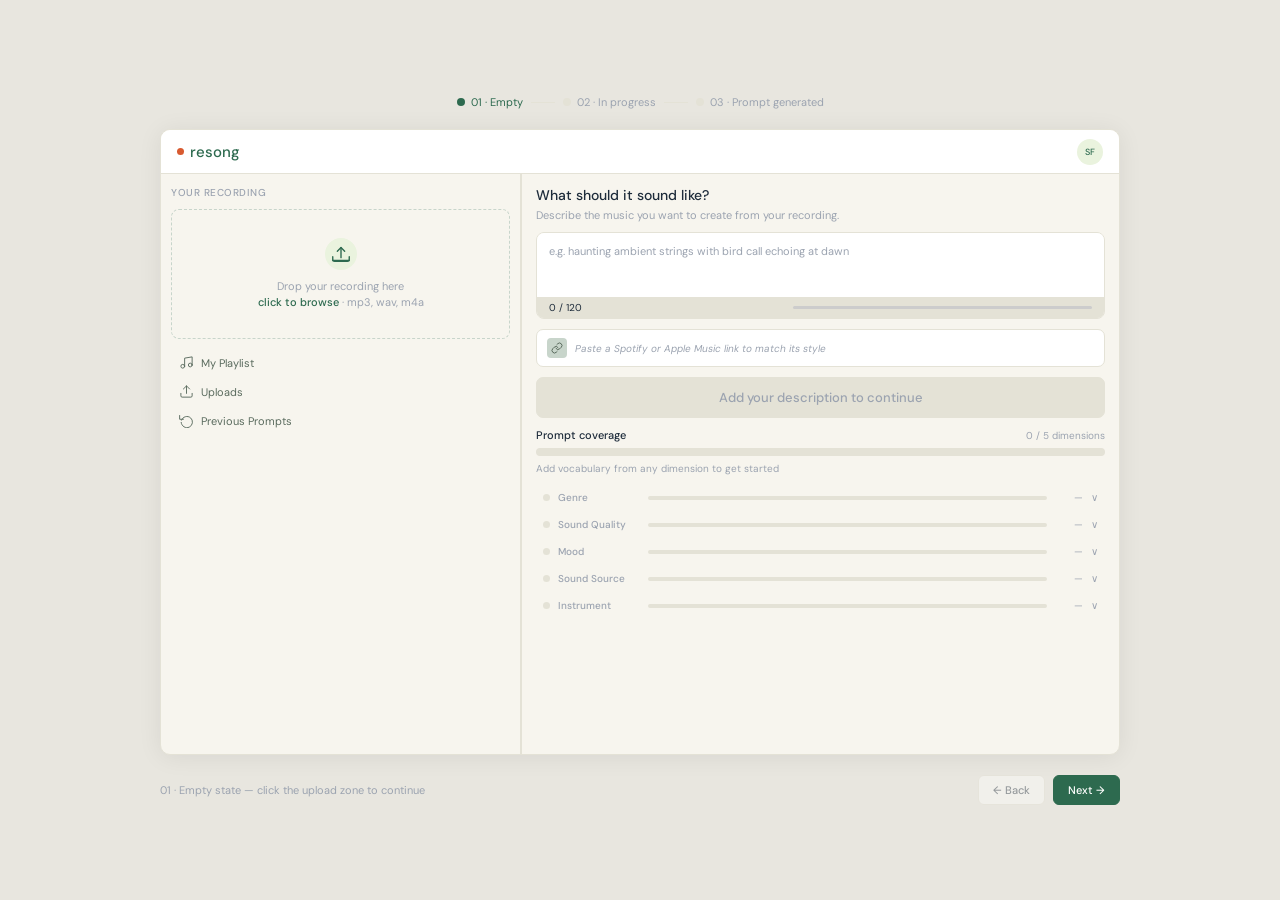
<file: resong-prototype.html>
<!DOCTYPE html>
<html lang="en">
<head>
<meta charset="UTF-8">
<meta name="viewport" content="width=device-width, initial-scale=1.0">
<title>resong — Interactive Prototype</title>
<link href="https://fonts.googleapis.com/css2?family=DM+Sans:ital,wght@0,400;0,500;1,400&display=swap" rel="stylesheet">
<style>
  :root {
    --green: #2D6A4F;
    --green-mid: #1D9E75;
    --green-tint: #EAF3DE;
    --green-dark: #27500A;
    --orange: #D85A30;
    --mood: #C47B2B;
    --base: #F7F5EE;
    --white: #FFFFFF;
    --border: #E4E2D6;
    --disabled: #C8D5CB;
    --text-primary: #1D2B3A;
    --text-secondary: #9BA3B0;
    --text-green: #5A6B5E;
    --tip-bg: #FEF8DA;
    --tip-text: #41330A;
    --radius: 8px;
  }

  * { box-sizing: border-box; margin: 0; padding: 0; }

  body {
    font-family: 'DM Sans', sans-serif;
    background: #E8E6DF;
    min-height: 100vh;
    display: flex;
    flex-direction: column;
    align-items: center;
    justify-content: center;
    padding: 32px 16px;
  }

  /* Prototype wrapper */
  .proto-wrap {
    width: 100%;
    max-width: 960px;
    display: flex;
    flex-direction: column;
    align-items: center;
    gap: 20px;
  }

  /* Step indicators */
  .steps {
    display: flex;
    align-items: center;
    gap: 8px;
  }
  .step {
    display: flex;
    align-items: center;
    gap: 6px;
    font-size: 11px;
    color: var(--text-secondary);
    transition: color 0.3s;
  }
  .step.active { color: var(--green); }
  .step-dot {
    width: 8px; height: 8px; border-radius: 50%;
    background: var(--border);
    transition: background 0.3s;
  }
  .step.active .step-dot { background: var(--green); }
  .step.done .step-dot { background: var(--green-mid); }
  .step.done { color: var(--green-mid); }
  .step-sep { width: 24px; height: 1px; background: var(--border); }

  /* App screen */
  .screen {
    width: 100%;
    background: var(--base);
    border-radius: 10px;
    overflow: hidden;
    border: 1px solid var(--border);
    box-shadow: 0 2px 24px rgba(0,0,0,0.07);
    position: relative;
  }

  /* Screen panels — stacked, show/hide with transitions */
  .panel {
    display: none;
    flex-direction: column;
  }
  .panel.active { display: flex; }

  /* NAV */
  .nav {
    display: flex; align-items: center; justify-content: space-between;
    height: 44px; background: white; border-bottom: 1px solid var(--border);
    padding: 0 16px; flex-shrink: 0;
  }
  .wordmark { display: flex; align-items: center; gap: 6px; font-size: 15px; font-weight: 500; color: var(--green); }
  .nav-dot { width: 7px; height: 7px; border-radius: 50%; background: var(--orange); }
  .avatar { width: 26px; height: 26px; border-radius: 50%; background: var(--green-tint); display: flex; align-items: center; justify-content: center; font-size: 9px; font-weight: 500; color: var(--green); }

  /* BODY */
  .app-body { display: flex; height: 580px; }

  /* LEFT */
  .left {
    width: 360px; min-width: 360px;
    border-right: 1px solid var(--border);
    padding: 12px 10px;
    display: flex; flex-direction: column; gap: 10px;
    overflow-y: auto;
  }
  .sec-label { font-size: 10px; font-weight: 500; color: var(--text-secondary); letter-spacing: 0.05em; }

  /* Upload zone */
  .upload-zone {
    border: 1.5px dashed var(--disabled);
    border-radius: var(--radius);
    height: 130px;
    display: flex; flex-direction: column; align-items: center; justify-content: center;
    gap: 8px; cursor: pointer;
    transition: border-color 0.2s, background 0.2s;
  }
  .upload-zone:hover { border-color: var(--green); background: var(--green-tint); }
  .upload-icon { width: 32px; height: 32px; background: var(--green-tint); border-radius: 50%; display: flex; align-items: center; justify-content: center; }
  .upload-text { font-size: 11px; color: var(--text-secondary); text-align: center; line-height: 1.5; }
  .upload-text span { color: var(--green); font-weight: 500; }

  /* Recording card */
  .recording-card { background: white; border: 1px solid var(--border); border-radius: 9px; overflow: hidden; }
  .card-header { display: flex; align-items: center; gap: 9px; padding: 9px 11px; }
  .icon-box { width: 28px; height: 28px; background: var(--green-tint); border-radius: 7px; display: flex; align-items: center; justify-content: center; flex-shrink: 0; }
  .wave-mini { display: flex; align-items: center; gap: 1.5px; }
  .wave-mini span { width: 2px; border-radius: 1px; background: var(--green); display: block; }
  .text-stack { flex: 1; display: flex; flex-direction: column; gap: 2px; }
  .card-title { font-size: 11px; font-weight: 500; color: var(--text-primary); }
  .card-sub { font-size: 10px; color: var(--text-secondary); }
  .play-btn { width: 20px; height: 20px; border-radius: 50%; background: var(--green); display: flex; align-items: center; justify-content: center; flex-shrink: 0; cursor: pointer; transition: opacity 0.2s; }
  .play-btn:hover { opacity: 0.85; }
  .play-btn::after { content: ''; width: 0; height: 0; border-left: 7px solid white; border-top: 4px solid transparent; border-bottom: 4px solid transparent; margin-left: 2px; }
  .card-footer { background: var(--base); border-top: 1px solid var(--border); padding: 4px 11px; height: 26px; display: flex; align-items: center; gap: 2px; }
  .wf-bar { width: 3px; border-radius: 1.5px; background: var(--green); flex-shrink: 0; }

  /* About box */
  .about-box { background: var(--green-tint); border-radius: 7px; padding: 8px 10px; display: flex; flex-direction: column; gap: 5px; }
  .about-top { display: flex; justify-content: space-between; align-items: center; }
  .about-source { font-size: 10px; font-weight: 500; color: var(--green); }
  .about-link { font-size: 10px; color: var(--green); text-decoration: underline; cursor: pointer; }
  .about-body { font-size: 10px; color: var(--green-dark); line-height: 1.6; }

  /* Sidebar nav */
  .sidebar-nav { display: flex; flex-direction: column; gap: 2px; }
  .nav-item { display: flex; align-items: center; gap: 7px; padding: 6px 8px; border-radius: 6px; font-size: 11px; color: var(--text-green); cursor: pointer; }
  .nav-item:hover { background: var(--green-tint); }

  /* RIGHT */
  .right { flex: 1; padding: 12px 14px; display: flex; flex-direction: column; gap: 10px; overflow-y: auto; }
  .right-title { font-size: 14px; font-weight: 500; color: var(--text-primary); }
  .right-sub { font-size: 11px; color: var(--text-secondary); margin-top: -6px; }

  /* Prompt input */
  .prompt-input { border: 1.5px solid var(--border); border-radius: var(--radius); overflow: hidden; transition: border-color 0.3s; }
  .prompt-input.active-border { border-color: var(--green-mid); }
  .prompt-text-area { padding: 10px 12px; min-height: 64px; font-size: 11px; color: var(--text-secondary); line-height: 1.5; background: white; font-family: 'DM Sans', sans-serif; }
  .prompt-text-area.filled { color: var(--text-primary); font-style: italic; }
  .prompt-footer-bar { background: var(--border); padding: 4px 12px; display: flex; align-items: center; justify-content: space-between; }
  .char-count { font-size: 10px; color: var(--text-primary); }
  .progress-track { height: 3px; background: #ccc; border-radius: 2px; overflow: hidden; width: 55%; }
  .progress-fill { height: 100%; background: var(--green-mid); border-radius: 2px; transition: width 0.5s; }

  /* Link field */
  .link-field { background: white; border: 1px solid var(--border); border-radius: 7px; padding: 8px 10px; display: flex; align-items: center; gap: 8px; }
  .link-icon { width: 20px; height: 20px; background: var(--disabled); border-radius: 4px; flex-shrink: 0; display: flex; align-items: center; justify-content: center; }
  .link-placeholder { font-size: 10px; font-style: italic; color: var(--text-secondary); }

  /* Tip box */
  .tip-box { background: var(--tip-bg); border-radius: 7px; padding: 7px 10px; font-size: 10px; color: var(--tip-text); line-height: 1.5; }

  /* Buttons */
  .btn { border-radius: 7px; padding: 11px; text-align: center; font-size: 13px; font-weight: 500; font-family: 'DM Sans', sans-serif; cursor: pointer; transition: all 0.2s; border: 1px solid transparent; }
  .btn-disabled { background: var(--border); border-color: var(--border); color: var(--text-secondary); cursor: default; }
  .btn-active { background: var(--green); color: white; border-color: var(--green); }
  .btn-active:hover { background: #235c42; }
  .btn-copy { background: var(--green-tint); color: var(--green); border-color: var(--green); font-size: 12px; }
  .btn-copy:hover { background: var(--green); color: white; }

  /* Coverage */
  .coverage-header { display: flex; justify-content: space-between; align-items: center; }
  .coverage-label { font-size: 11px; font-weight: 500; color: var(--text-primary); }
  .coverage-count { font-size: 10px; color: var(--text-secondary); }
  .coverage-bar { height: 8px; border-radius: 20px; overflow: hidden; display: flex; }
  .bar-mood { background: var(--mood); }
  .bar-source { background: var(--green); }
  .bar-empty { background: var(--border); }
  .legend { display: flex; gap: 12px; }
  .legend-item { display: flex; align-items: center; gap: 5px; font-size: 10px; color: var(--text-secondary); }
  .legend-dot { width: 6px; height: 6px; border-radius: 50%; flex-shrink: 0; }
  .coverage-hint { font-size: 10px; color: var(--text-secondary); }

  /* Accordion */
  .accordion { display: flex; flex-direction: column; gap: 2px; }
  .acc-row { display: flex; align-items: center; gap: 8px; padding: 6px 7px; border-radius: 7px; cursor: pointer; }
  .acc-row.open { background: var(--green-tint); }
  .acc-dot { width: 7px; height: 7px; border-radius: 50%; flex-shrink: 0; }
  .acc-name { font-size: 10px; font-weight: 500; white-space: nowrap; min-width: 82px; }
  .acc-track { flex: 1; height: 4px; background: var(--border); border-radius: 2px; overflow: hidden; }
  .acc-fill { height: 100%; border-radius: 2px; }
  .acc-pct { font-size: 10px; min-width: 28px; text-align: right; }
  .acc-chev { font-size: 10px; color: var(--text-secondary); }
  .chips-panel { padding: 4px 8px 8px 24px; display: flex; flex-wrap: wrap; gap: 5px; }
  .chip { padding: 4px 10px; border-radius: 20px; font-size: 10px; font-weight: 500; border: 1px solid var(--mood); cursor: pointer; font-family: 'DM Sans', sans-serif; transition: all 0.15s; }
  .chip.on { background: var(--mood); color: white; }
  .chip.off { background: white; color: var(--mood); }

  /* Generated prompt box */
  .gen-box { background: white; border: 1.5px solid var(--green-mid); border-radius: var(--radius); padding: 14px; display: flex; flex-direction: column; gap: 10px; }
  .gen-label { font-size: 10px; font-weight: 500; color: var(--text-secondary); letter-spacing: 0.05em; }
  .gen-prompt { font-size: 12px; color: var(--text-primary); line-height: 1.7; font-style: italic; }
  .gen-tags { display: flex; flex-wrap: wrap; gap: 5px; }
  .gen-tag { padding: 3px 9px; border-radius: 20px; font-size: 10px; font-weight: 500; }
  .tag-mood { background: #FEF0E0; color: var(--mood); }
  .tag-source { background: var(--green-tint); color: var(--green); }
  .tag-genre { background: #E8F0FE; color: #3B5DC9; }
  .tag-quality { background: #F3E8FE; color: #7B3FB0; }
  .tag-instr { background: #FDE8E8; color: #A33B3B; }
  .gen-actions { display: flex; gap: 8px; }
  .gen-actions .btn { flex: 1; font-size: 11px; padding: 9px; }

  /* Screen 3 left — success state */
  .success-card { background: var(--green-tint); border-radius: 9px; padding: 14px; display: flex; flex-direction: column; gap: 8px; align-items: center; text-align: center; }
  .success-icon { width: 40px; height: 40px; background: var(--green); border-radius: 50%; display: flex; align-items: center; justify-content: center; }
  .success-title { font-size: 12px; font-weight: 500; color: var(--green); }
  .success-sub { font-size: 10px; color: var(--green-dark); line-height: 1.5; }
  .suno-btn { background: var(--green); color: white; border-radius: 7px; padding: 8px 14px; font-size: 11px; font-weight: 500; font-family: 'DM Sans', sans-serif; cursor: pointer; border: none; display: flex; align-items: center; gap: 6px; transition: opacity 0.2s; }
  .suno-btn:hover { opacity: 0.88; }

  /* Nav controls */
  .proto-nav { display: flex; align-items: center; justify-content: space-between; width: 100%; }
  .proto-label { font-size: 11px; color: var(--text-secondary); }
  .nav-btns { display: flex; gap: 8px; }
  .nav-btn { background: white; border: 1px solid var(--border); border-radius: 6px; padding: 7px 14px; font-size: 11px; font-weight: 500; color: var(--text-primary); cursor: pointer; font-family: 'DM Sans', sans-serif; transition: all 0.15s; }
  .nav-btn:hover { border-color: var(--green); color: var(--green); }
  .nav-btn.primary { background: var(--green); color: white; border-color: var(--green); }
  .nav-btn.primary:hover { background: #235c42; }
  .nav-btn:disabled { opacity: 0.4; cursor: default; }

  /* Divider */
  .vdivider { width: 1px; background: var(--border); flex-shrink: 0; }
</style>
</head>
<body>

<div class="proto-wrap">

  <!-- Step indicators -->
  <div class="steps" id="steps">
    <div class="step active" id="s1"><div class="step-dot"></div> 01 · Empty</div>
    <div class="step-sep"></div>
    <div class="step" id="s2"><div class="step-dot"></div> 02 · In progress</div>
    <div class="step-sep"></div>
    <div class="step" id="s3"><div class="step-dot"></div> 03 · Prompt generated</div>
  </div>

  <!-- Screen -->
  <div class="screen">

    <!-- ══════════════════════════════════════════
         SCREEN 1 — EMPTY STATE
    ══════════════════════════════════════════ -->
    <div class="panel active" id="panel-1">
      <div class="nav">
        <div class="wordmark"><div class="nav-dot"></div> resong</div>
        <div class="avatar">SF</div>
      </div>
      <div class="app-body">
        <div class="left">
          <div class="sec-label">YOUR RECORDING</div>
          <div class="upload-zone" onclick="goTo(2)">
            <div class="upload-icon">
              <svg width="22" height="22" viewBox="0 0 24 24" fill="none" stroke="#2D6A4F" stroke-width="1.5" stroke-linecap="round" stroke-linejoin="round"><path d="M3 15v3a2 2 0 0 0 2 2h14a2 2 0 0 0 2-2v-3"/><polyline points="8 9 12 5 16 9"/><line x1="12" y1="5" x2="12" y2="16"/><line x1="3" y1="19" x2="21" y2="19"/></svg>
            </div>
            <div class="upload-text">Drop your recording here<br><span>click to browse</span> · mp3, wav, m4a</div>
          </div>
          <div class="sidebar-nav">
            <div class="nav-item">
              <svg width="15" height="15" viewBox="0 0 24 24" fill="none" stroke="#5A6B5E" stroke-width="1.5" stroke-linecap="round" stroke-linejoin="round"><path d="M9 18V5l12-2v13"/><circle cx="6" cy="18" r="3"/><circle cx="18" cy="16" r="3"/></svg>
              My Playlist
            </div>
            <div class="nav-item">
              <svg width="15" height="15" viewBox="0 0 24 24" fill="none" stroke="#5A6B5E" stroke-width="1.5" stroke-linecap="round" stroke-linejoin="round"><path d="M21 15v4a2 2 0 0 1-2 2H5a2 2 0 0 1-2-2v-4"/><polyline points="17 8 12 3 7 8"/><line x1="12" y1="3" x2="12" y2="15"/></svg>
              Uploads
            </div>
            <div class="nav-item">
              <svg width="15" height="15" viewBox="0 0 24 24" fill="none" stroke="#5A6B5E" stroke-width="1.5" stroke-linecap="round" stroke-linejoin="round"><polyline points="1 4 1 10 7 10"/><path d="M3.51 15a9 9 0 1 0 .49-3.5"/></svg>
              Previous Prompts
            </div>
          </div>
        </div>
        <div class="vdivider"></div>
        <div class="right">
          <div class="right-title">What should it sound like?</div>
          <div class="right-sub">Describe the music you want to create from your recording.</div>

          <div class="prompt-input">
            <div class="prompt-text-area">e.g. haunting ambient strings with bird call echoing at dawn</div>
            <div class="prompt-footer-bar">
              <span class="char-count">0 / 120</span>
              <div class="progress-track"><div class="progress-fill" style="width:0%"></div></div>
            </div>
          </div>

          <div class="link-field">
            <div class="link-icon">
              <svg width="12" height="12" viewBox="0 0 24 24" fill="none" stroke="#5A6B5E" stroke-width="2" stroke-linecap="round" stroke-linejoin="round"><path d="M10 13a5 5 0 0 0 7.54.54l3-3a5 5 0 0 0-7.07-7.07l-1.72 1.71"/><path d="M14 11a5 5 0 0 0-7.54-.54l-3 3a5 5 0 0 0 7.07 7.07l1.71-1.71"/></svg>
            </div>
            <span class="link-placeholder">Paste a Spotify or Apple Music link to match its style</span>
          </div>

          <div class="btn btn-disabled">Add your description to continue</div>

          <div style="display:flex;flex-direction:column;gap:6px;">
            <div class="coverage-header">
              <span class="coverage-label">Prompt coverage</span>
              <span class="coverage-count">0 / 5 dimensions</span>
            </div>
            <div class="coverage-bar">
              <div class="bar-empty" style="flex:1"></div>
            </div>
            <div class="coverage-hint">Add vocabulary from any dimension to get started</div>
          </div>

          <div class="accordion">
            <div class="acc-row"><div class="acc-dot" style="background:var(--border)"></div><span class="acc-name" style="color:var(--text-secondary)">Genre</span><div class="acc-track"></div><span class="acc-pct" style="color:var(--text-secondary)">—</span><span class="acc-chev">∨</span></div>
            <div class="acc-row"><div class="acc-dot" style="background:var(--border)"></div><span class="acc-name" style="color:var(--text-secondary)">Sound Quality</span><div class="acc-track"></div><span class="acc-pct" style="color:var(--text-secondary)">—</span><span class="acc-chev">∨</span></div>
            <div class="acc-row"><div class="acc-dot" style="background:var(--border)"></div><span class="acc-name" style="color:var(--text-secondary)">Mood</span><div class="acc-track"></div><span class="acc-pct" style="color:var(--text-secondary)">—</span><span class="acc-chev">∨</span></div>
            <div class="acc-row"><div class="acc-dot" style="background:var(--border)"></div><span class="acc-name" style="color:var(--text-secondary)">Sound Source</span><div class="acc-track"></div><span class="acc-pct" style="color:var(--text-secondary)">—</span><span class="acc-chev">∨</span></div>
            <div class="acc-row"><div class="acc-dot" style="background:var(--border)"></div><span class="acc-name" style="color:var(--text-secondary)">Instrument</span><div class="acc-track"></div><span class="acc-pct" style="color:var(--text-secondary)">—</span><span class="acc-chev">∨</span></div>
          </div>
        </div>
      </div>
    </div>

    <!-- ══════════════════════════════════════════
         SCREEN 2 — IN PROGRESS
    ══════════════════════════════════════════ -->
    <div class="panel" id="panel-2">
      <div class="nav">
        <div class="wordmark"><div class="nav-dot"></div> resong</div>
        <div class="avatar">SF</div>
      </div>
      <div class="app-body">
        <div class="left">
          <div class="sec-label">YOUR RECORDING</div>
          <div class="recording-card">
            <div class="card-header">
              <div class="icon-box">
                <div class="wave-mini">
                  <span style="height:4px"></span><span style="height:10px"></span><span style="height:6px"></span><span style="height:13px"></span><span style="height:8px"></span><span style="height:5px"></span><span style="height:11px"></span>
                </div>
              </div>
              <div class="text-stack">
                <div class="card-title">Cardinal · Gainesville FL</div>
                <div class="card-sub">0:12 · recorded today</div>
              </div>
              <div class="play-btn"></div>
            </div>
            <div class="card-footer">
              <div class="wf-bar" style="height:5px"></div><div class="wf-bar" style="height:11px"></div><div class="wf-bar" style="height:7px"></div><div class="wf-bar" style="height:15px"></div><div class="wf-bar" style="height:9px"></div><div class="wf-bar" style="height:6px"></div><div class="wf-bar" style="height:13px"></div><div class="wf-bar" style="height:8px"></div><div class="wf-bar" style="height:11px"></div><div class="wf-bar" style="height:5px"></div><div class="wf-bar" style="height:14px"></div><div class="wf-bar" style="height:7px"></div><div class="wf-bar" style="height:10px"></div><div class="wf-bar" style="height:4px"></div><div class="wf-bar" style="height:9px"></div><div class="wf-bar" style="height:12px"></div>
            </div>
          </div>

          <div>
            <div class="sec-label" style="margin-bottom:5px;">ABOUT THIS SOUND</div>
            <div class="about-box">
              <div class="about-top"><span class="about-source">CORNELL LAB</span><span class="about-link">View ↗</span></div>
              <div class="about-body">High-pitched metallic chips and series of loud, sweet whistles. Found in gardens and forest edges.</div>
            </div>
          </div>

          <div class="sidebar-nav">
            <div class="nav-item">
              <svg width="15" height="15" viewBox="0 0 24 24" fill="none" stroke="#5A6B5E" stroke-width="1.5" stroke-linecap="round" stroke-linejoin="round"><path d="M9 18V5l12-2v13"/><circle cx="6" cy="18" r="3"/><circle cx="18" cy="16" r="3"/></svg>
              My Playlist
            </div>
            <div class="nav-item">
              <svg width="15" height="15" viewBox="0 0 24 24" fill="none" stroke="#5A6B5E" stroke-width="1.5" stroke-linecap="round" stroke-linejoin="round"><path d="M21 15v4a2 2 0 0 1-2 2H5a2 2 0 0 1-2-2v-4"/><polyline points="17 8 12 3 7 8"/><line x1="12" y1="3" x2="12" y2="15"/></svg>
              Uploads
            </div>
            <div class="nav-item">
              <svg width="15" height="15" viewBox="0 0 24 24" fill="none" stroke="#5A6B5E" stroke-width="1.5" stroke-linecap="round" stroke-linejoin="round"><polyline points="1 4 1 10 7 10"/><path d="M3.51 15a9 9 0 1 0 .49-3.5"/></svg>
              Previous Prompts
            </div>
          </div>
        </div>
        <div class="vdivider"></div>
        <div class="right">
          <div class="right-title">What should it sound like?</div>
          <div class="right-sub">Describe the music you want to create from your recording.</div>

          <div class="prompt-input active-border">
            <div class="prompt-text-area filled">haunting, melancholy strings and piano, bird call echoing in the forest</div>
            <div class="prompt-footer-bar">
              <span class="char-count">71 / 120</span>
              <div class="progress-track"><div class="progress-fill" style="width:59%"></div></div>
            </div>
          </div>

          <div class="link-field">
            <div class="link-icon">
              <svg width="12" height="12" viewBox="0 0 24 24" fill="none" stroke="#5A6B5E" stroke-width="2" stroke-linecap="round" stroke-linejoin="round"><path d="M10 13a5 5 0 0 0 7.54.54l3-3a5 5 0 0 0-7.07-7.07l-1.72 1.71"/><path d="M14 11a5 5 0 0 0-7.54-.54l-3 3a5 5 0 0 0 7.07 7.07l1.71-1.71"/></svg>
            </div>
            <span class="link-placeholder">Paste a Spotify or Apple Music link to match its style</span>
          </div>

          <div class="tip-box">Try adding a genre to give the AI a stronger musical direction.</div>

          <div class="btn btn-disabled">Keep going — add more detail</div>

          <div style="display:flex;flex-direction:column;gap:6px;">
            <div class="coverage-header">
              <span class="coverage-label">Prompt coverage</span>
              <span class="coverage-count">2 / 5 dimensions</span>
            </div>
            <div class="coverage-bar">
              <div class="bar-mood" style="flex:1.5"></div>
              <div class="bar-source" style="flex:1.5"></div>
              <div class="bar-empty" style="flex:7"></div>
            </div>
            <div class="legend">
              <div class="legend-item"><div class="legend-dot" style="background:var(--mood)"></div> Mood</div>
              <div class="legend-item"><div class="legend-dot" style="background:var(--green)"></div> Sound source</div>
            </div>
            <div class="coverage-hint">Try adding genre or sound quality to diversify your prompt</div>
          </div>

          <div class="accordion">
            <div class="acc-row"><div class="acc-dot" style="background:var(--border)"></div><span class="acc-name" style="color:var(--text-secondary)">Genre</span><div class="acc-track"></div><span class="acc-pct" style="color:var(--text-secondary)">—</span><span class="acc-chev">∨</span></div>
            <div class="acc-row"><div class="acc-dot" style="background:var(--border)"></div><span class="acc-name" style="color:var(--text-secondary)">Sound Quality</span><div class="acc-track"></div><span class="acc-pct" style="color:var(--text-secondary)">—</span><span class="acc-chev">∨</span></div>
            <div class="acc-row open"><div class="acc-dot" style="background:var(--mood)"></div><span class="acc-name" style="color:var(--text-primary)">Mood</span><div class="acc-track"><div class="acc-fill" style="width:35%;background:var(--mood)"></div></div><span class="acc-pct" style="color:var(--mood)">35%</span><span class="acc-chev">∧</span></div>
            <div class="chips-panel">
              <span class="chip on">haunting</span>
              <span class="chip on">melancholy</span>
              <span class="chip off">eerie</span>
              <span class="chip off">ethereal</span>
              <span class="chip off">somber</span>
              <span class="chip off">wistful</span>
            </div>
            <div class="acc-row"><div class="acc-dot" style="background:var(--green)"></div><span class="acc-name" style="color:var(--text-primary)">Sound Source</span><div class="acc-track"><div class="acc-fill" style="width:30%;background:var(--green)"></div></div><span class="acc-pct" style="color:var(--green)">30%</span><span class="acc-chev">∨</span></div>
            <div class="acc-row"><div class="acc-dot" style="background:var(--border)"></div><span class="acc-name" style="color:var(--text-secondary)">Instrument</span><div class="acc-track"></div><span class="acc-pct" style="color:var(--text-secondary)">—</span><span class="acc-chev">∨</span></div>
          </div>
        </div>
      </div>
    </div>

    <!-- ══════════════════════════════════════════
         SCREEN 3 — PROMPT GENERATED
    ══════════════════════════════════════════ -->
    <div class="panel" id="panel-3">
      <div class="nav">
        <div class="wordmark"><div class="nav-dot"></div> resong</div>
        <div class="avatar">SF</div>
      </div>
      <div class="app-body">
        <div class="left">
          <div class="sec-label">YOUR RECORDING</div>
          <div class="recording-card">
            <div class="card-header">
              <div class="icon-box">
                <div class="wave-mini">
                  <span style="height:4px"></span><span style="height:10px"></span><span style="height:6px"></span><span style="height:13px"></span><span style="height:8px"></span><span style="height:5px"></span><span style="height:11px"></span>
                </div>
              </div>
              <div class="text-stack">
                <div class="card-title">Cardinal · Gainesville FL</div>
                <div class="card-sub">0:12 · recorded today</div>
              </div>
              <div class="play-btn"></div>
            </div>
            <div class="card-footer">
              <div class="wf-bar" style="height:5px"></div><div class="wf-bar" style="height:11px"></div><div class="wf-bar" style="height:7px"></div><div class="wf-bar" style="height:15px"></div><div class="wf-bar" style="height:9px"></div><div class="wf-bar" style="height:6px"></div><div class="wf-bar" style="height:13px"></div><div class="wf-bar" style="height:8px"></div><div class="wf-bar" style="height:11px"></div><div class="wf-bar" style="height:5px"></div><div class="wf-bar" style="height:14px"></div><div class="wf-bar" style="height:7px"></div><div class="wf-bar" style="height:10px"></div><div class="wf-bar" style="height:4px"></div>
            </div>
          </div>

          <div class="success-card">
            <div class="success-icon">
              <svg width="20" height="20" viewBox="0 0 24 24" fill="none" stroke="white" stroke-width="2.5" stroke-linecap="round" stroke-linejoin="round"><polyline points="20 6 9 17 4 12"/></svg>
            </div>
            <div class="success-title">Your prompt is ready</div>
            <div class="success-sub">Copy it into Suno AI to generate your song. Come back and refine anytime.</div>
            <button class="suno-btn">
              Open Suno AI
              <svg width="12" height="12" viewBox="0 0 24 24" fill="none" stroke="white" stroke-width="2" stroke-linecap="round" stroke-linejoin="round"><path d="M18 13v6a2 2 0 0 1-2 2H5a2 2 0 0 1-2-2V8a2 2 0 0 1 2-2h6"/><polyline points="15 3 21 3 21 9"/><line x1="10" y1="14" x2="21" y2="3"/></svg>
            </button>
          </div>

          <div class="sidebar-nav">
            <div class="nav-item">
              <svg width="15" height="15" viewBox="0 0 24 24" fill="none" stroke="#5A6B5E" stroke-width="1.5" stroke-linecap="round" stroke-linejoin="round"><path d="M9 18V5l12-2v13"/><circle cx="6" cy="18" r="3"/><circle cx="18" cy="16" r="3"/></svg>
              My Playlist
            </div>
            <div class="nav-item" style="background:var(--green-tint);">
              <svg width="15" height="15" viewBox="0 0 24 24" fill="none" stroke="#5A6B5E" stroke-width="1.5" stroke-linecap="round" stroke-linejoin="round"><polyline points="1 4 1 10 7 10"/><path d="M3.51 15a9 9 0 1 0 .49-3.5"/></svg>
              Previous Prompts
              <span style="margin-left:auto;font-size:9px;background:var(--green);color:white;padding:1px 6px;border-radius:10px;">1</span>
            </div>
          </div>
        </div>
        <div class="vdivider"></div>
        <div class="right">
          <div class="right-title">Your generated prompt</div>
          <div class="right-sub">Ready to paste into Suno AI.</div>

          <div class="gen-box">
            <div class="gen-label">SUNO PROMPT</div>
            <div class="gen-prompt">haunting, melancholy chamber music with solo cello and sparse piano, a distant bird call woven through the texture, cinematic and introspective, acoustic folk influence, slow tempo, 60 BPM</div>
            <div class="gen-tags">
              <span class="gen-tag tag-mood">Mood · haunting, melancholy</span>
              <span class="gen-tag tag-source">Sound source · bird call</span>
              <span class="gen-tag tag-genre">Genre · chamber, folk</span>
              <span class="gen-tag tag-quality">Quality · acoustic, cinematic</span>
              <span class="gen-tag tag-instr">Instrument · cello, piano</span>
            </div>
            <div class="gen-actions">
              <div class="btn btn-copy" onclick="copyPrompt(this)">Copy prompt</div>
              <div class="btn" style="background:var(--green-tint);color:var(--green);border-color:var(--green);font-size:11px;padding:9px;">Refine further</div>
            </div>
          </div>

          <div style="display:flex;flex-direction:column;gap:6px;">
            <div class="coverage-header">
              <span class="coverage-label">Prompt coverage</span>
              <span class="coverage-count" style="color:var(--green);font-weight:500;">5 / 5 dimensions ✓</span>
            </div>
            <div class="coverage-bar">
              <div class="bar-mood" style="flex:1"></div>
              <div class="bar-source" style="flex:1"></div>
              <div style="flex:1;background:#3B5DC9"></div>
              <div style="flex:1;background:#7B3FB0"></div>
              <div style="flex:1;background:#A33B3B"></div>
            </div>
            <div class="legend" style="flex-wrap:wrap;gap:8px;">
              <div class="legend-item"><div class="legend-dot" style="background:var(--mood)"></div> Mood</div>
              <div class="legend-item"><div class="legend-dot" style="background:var(--green)"></div> Sound source</div>
              <div class="legend-item"><div class="legend-dot" style="background:#3B5DC9"></div> Genre</div>
              <div class="legend-item"><div class="legend-dot" style="background:#7B3FB0"></div> Sound quality</div>
              <div class="legend-item"><div class="legend-dot" style="background:#A33B3B"></div> Instrument</div>
            </div>
          </div>

          <div class="accordion">
            <div class="acc-row" style="background:var(--green-tint)"><div class="acc-dot" style="background:var(--mood)"></div><span class="acc-name" style="color:var(--text-primary)">Mood</span><div class="acc-track"><div class="acc-fill" style="width:100%;background:var(--mood)"></div></div><span class="acc-pct" style="color:var(--mood)">35%</span><span class="acc-chev">∨</span></div>
            <div class="acc-row" style="background:var(--green-tint)"><div class="acc-dot" style="background:var(--green)"></div><span class="acc-name" style="color:var(--text-primary)">Sound Source</span><div class="acc-track"><div class="acc-fill" style="width:100%;background:var(--green)"></div></div><span class="acc-pct" style="color:var(--green)">30%</span><span class="acc-chev">∨</span></div>
            <div class="acc-row" style="background:#EEF2FF"><div class="acc-dot" style="background:#3B5DC9"></div><span class="acc-name" style="color:var(--text-primary)">Genre</span><div class="acc-track"><div class="acc-fill" style="width:100%;background:#3B5DC9"></div></div><span class="acc-pct" style="color:#3B5DC9">25%</span><span class="acc-chev">∨</span></div>
            <div class="acc-row" style="background:#F8F0FF"><div class="acc-dot" style="background:#7B3FB0"></div><span class="acc-name" style="color:var(--text-primary)">Sound Quality</span><div class="acc-track"><div class="acc-fill" style="width:100%;background:#7B3FB0"></div></div><span class="acc-pct" style="color:#7B3FB0">20%</span><span class="acc-chev">∨</span></div>
            <div class="acc-row" style="background:#FFF0F0"><div class="acc-dot" style="background:#A33B3B"></div><span class="acc-name" style="color:var(--text-primary)">Instrument</span><div class="acc-track"><div class="acc-fill" style="width:100%;background:#A33B3B"></div></div><span class="acc-pct" style="color:#A33B3B">20%</span><span class="acc-chev">∨</span></div>
          </div>
        </div>
      </div>
    </div>

  </div>

  <!-- Prototype nav controls -->
  <div class="proto-nav">
    <span class="proto-label" id="proto-label">Screen 1 of 3 — Click the upload zone to continue</span>
    <div class="nav-btns">
      <button class="nav-btn" id="btn-prev" onclick="prev()" disabled>← Back</button>
      <button class="nav-btn primary" id="btn-next" onclick="next()">Next →</button>
    </div>
  </div>

</div>

<script>
  let current = 1;
  const total = 3;
  const labels = [
    '01 · Empty state — click the upload zone to continue',
    '02 · In progress — user has uploaded a recording and is filling in dimensions',
    '03 · Prompt generated — all 5 dimensions filled, prompt ready to copy'
  ];

  function goTo(n) {
    document.getElementById('panel-' + current).classList.remove('active');
    current = n;
    document.getElementById('panel-' + current).classList.add('active');
    updateUI();
  }

  function next() { if (current < total) goTo(current + 1); }
  function prev() { if (current > 1) goTo(current - 1); }

  function updateUI() {
    document.getElementById('btn-prev').disabled = current === 1;
    document.getElementById('btn-next').disabled = current === total;
    document.getElementById('proto-label').textContent = labels[current - 1];
    for (let i = 1; i <= total; i++) {
      const el = document.getElementById('s' + i);
      el.classList.remove('active', 'done');
      if (i === current) el.classList.add('active');
      else if (i < current) el.classList.add('done');
    }
  }

  function copyPrompt(btn) {
    const text = 'haunting, melancholy chamber music with solo cello and sparse piano, a distant bird call woven through the texture, cinematic and introspective, acoustic folk influence, slow tempo, 60 BPM';
    navigator.clipboard.writeText(text).catch(() => {});
    btn.textContent = 'Copied ✓';
    btn.style.background = 'var(--green)';
    btn.style.color = 'white';
    setTimeout(() => { btn.textContent = 'Copy prompt'; btn.style.background = ''; btn.style.color = ''; }, 2000);
  }

  updateUI();
</script>
</body>
</html>
</file>
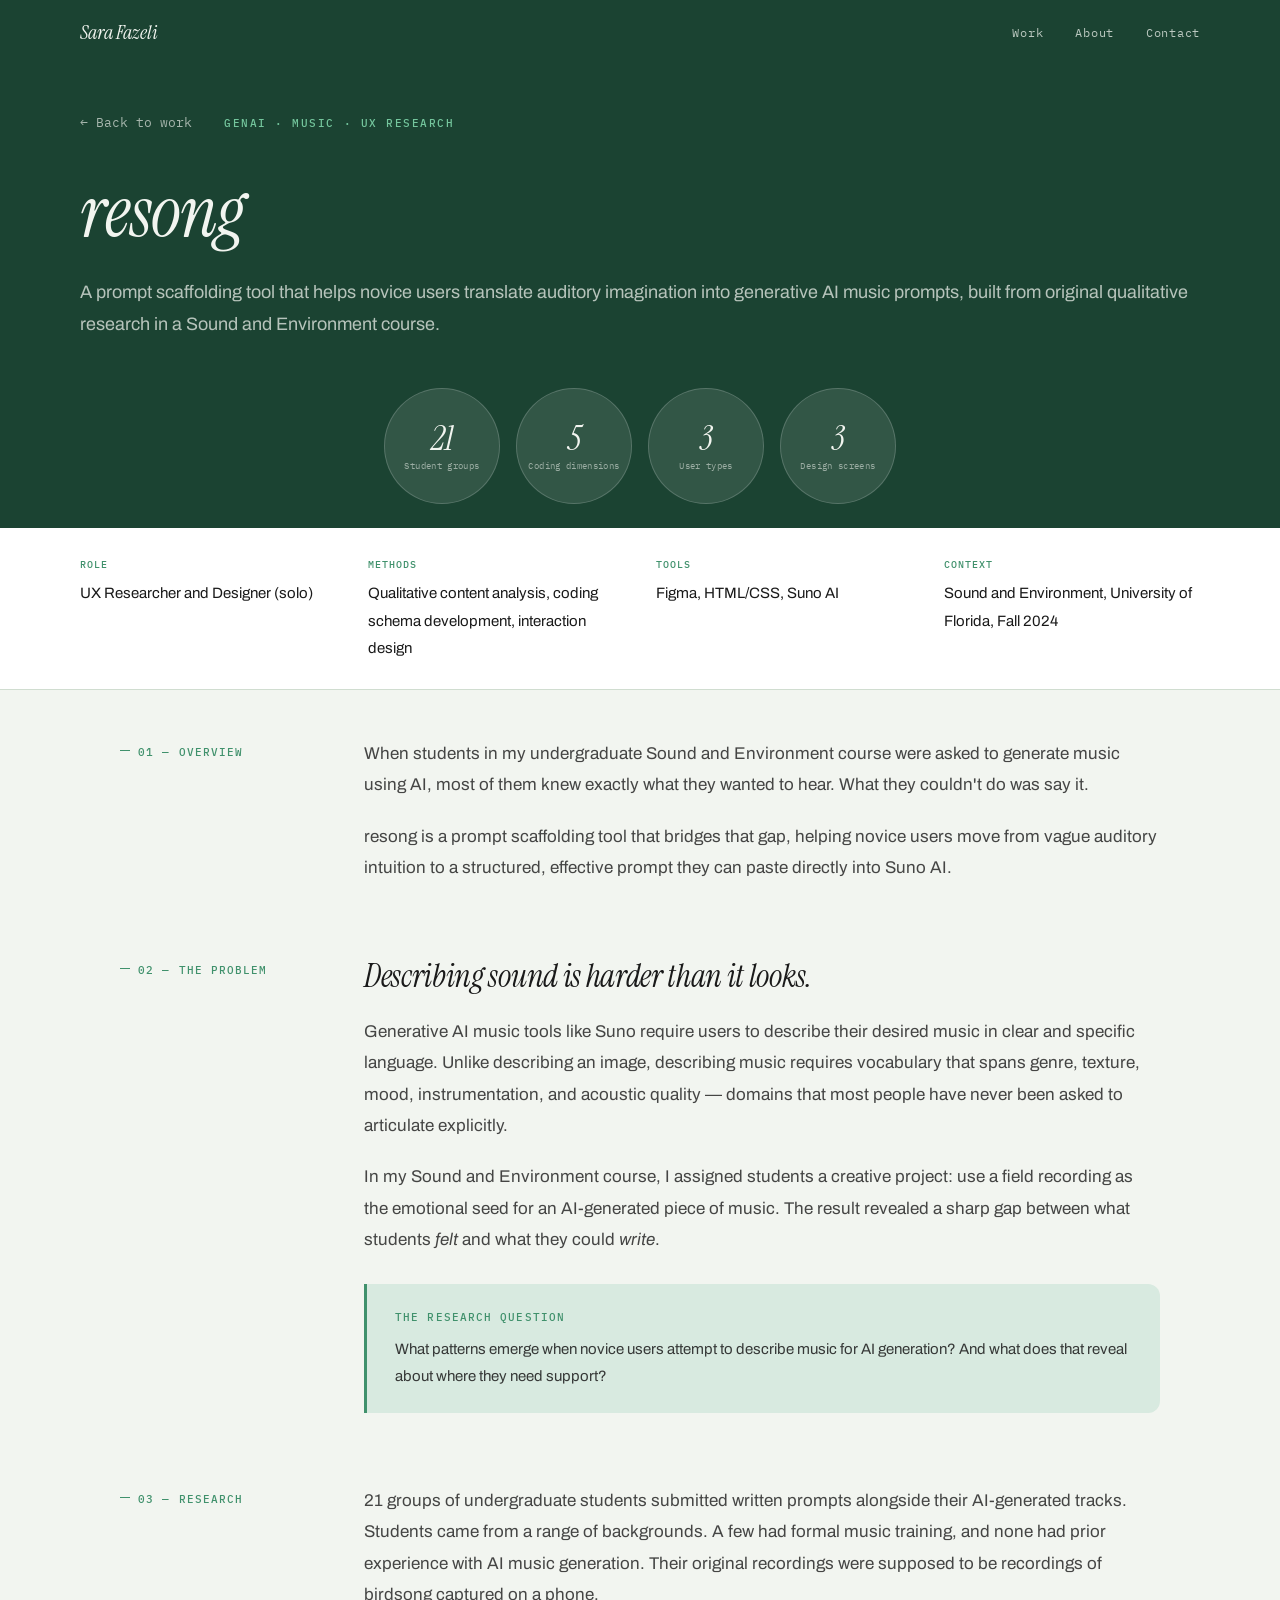
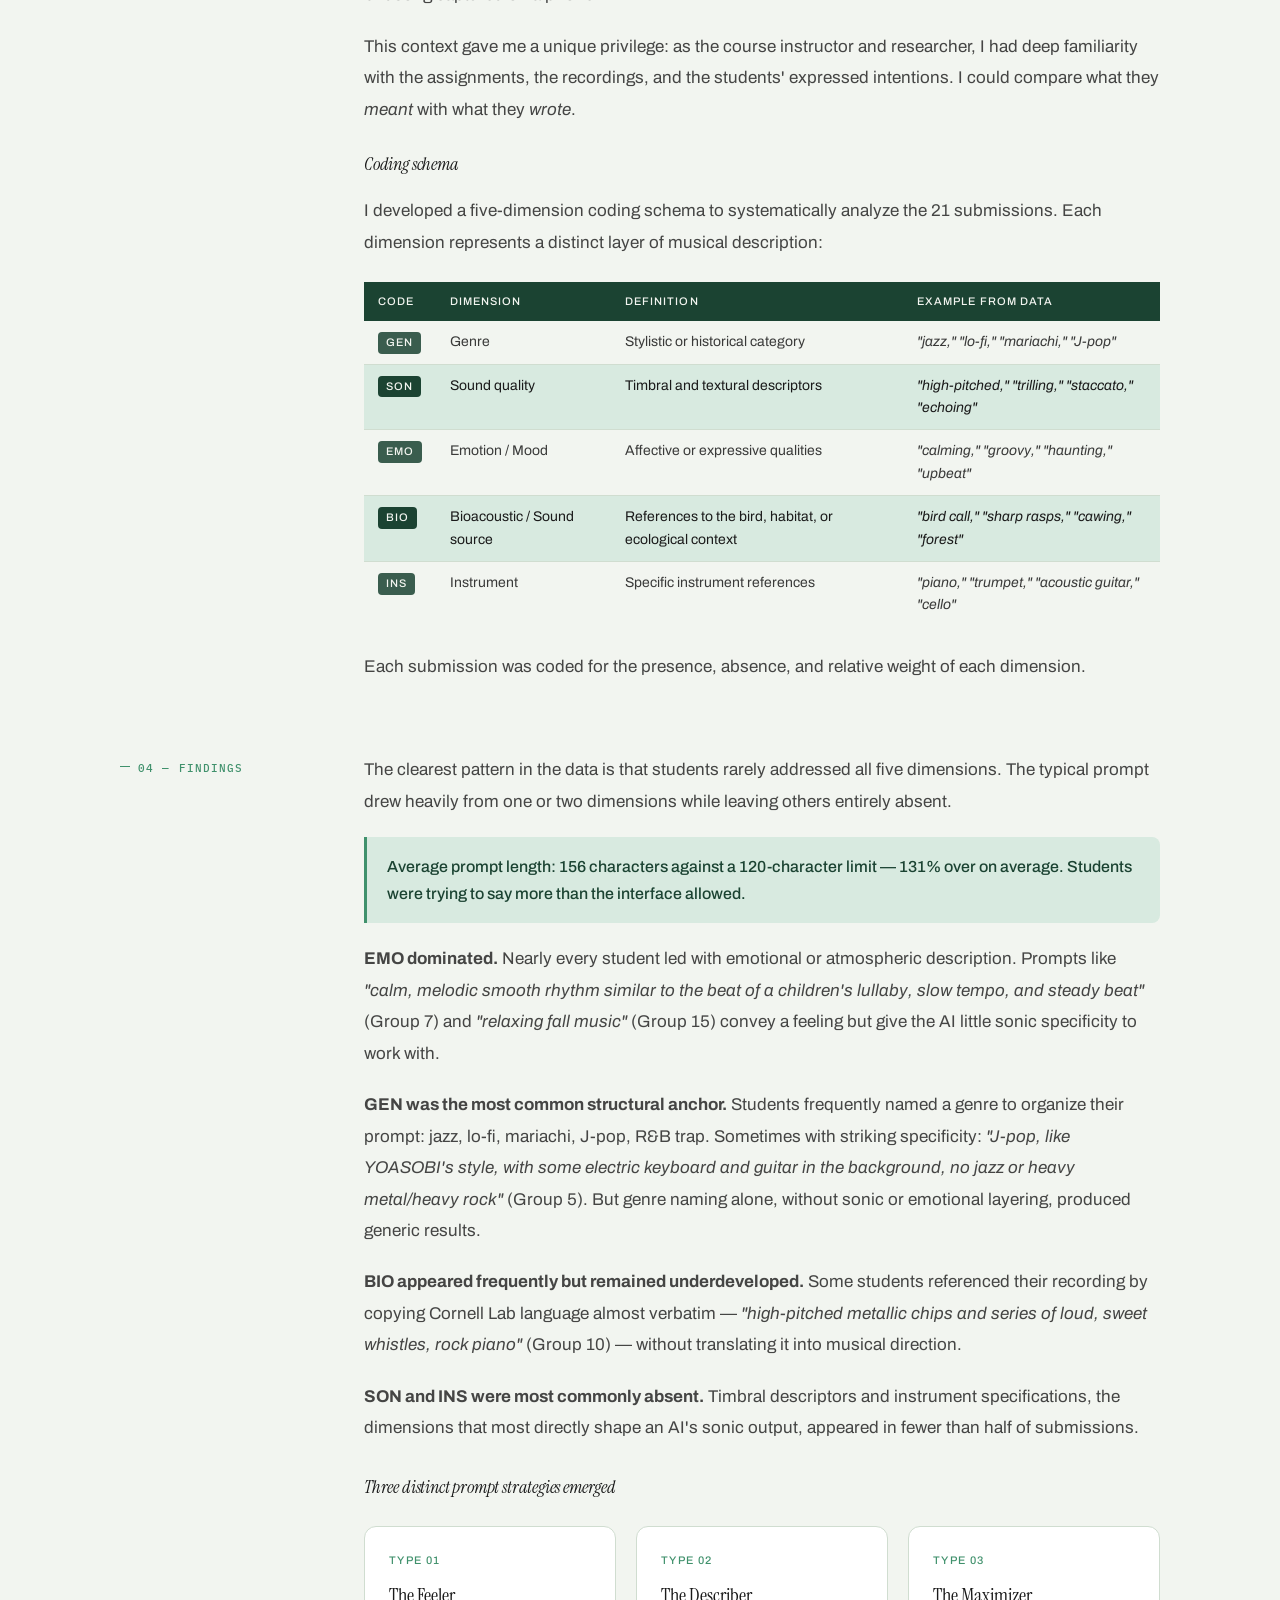
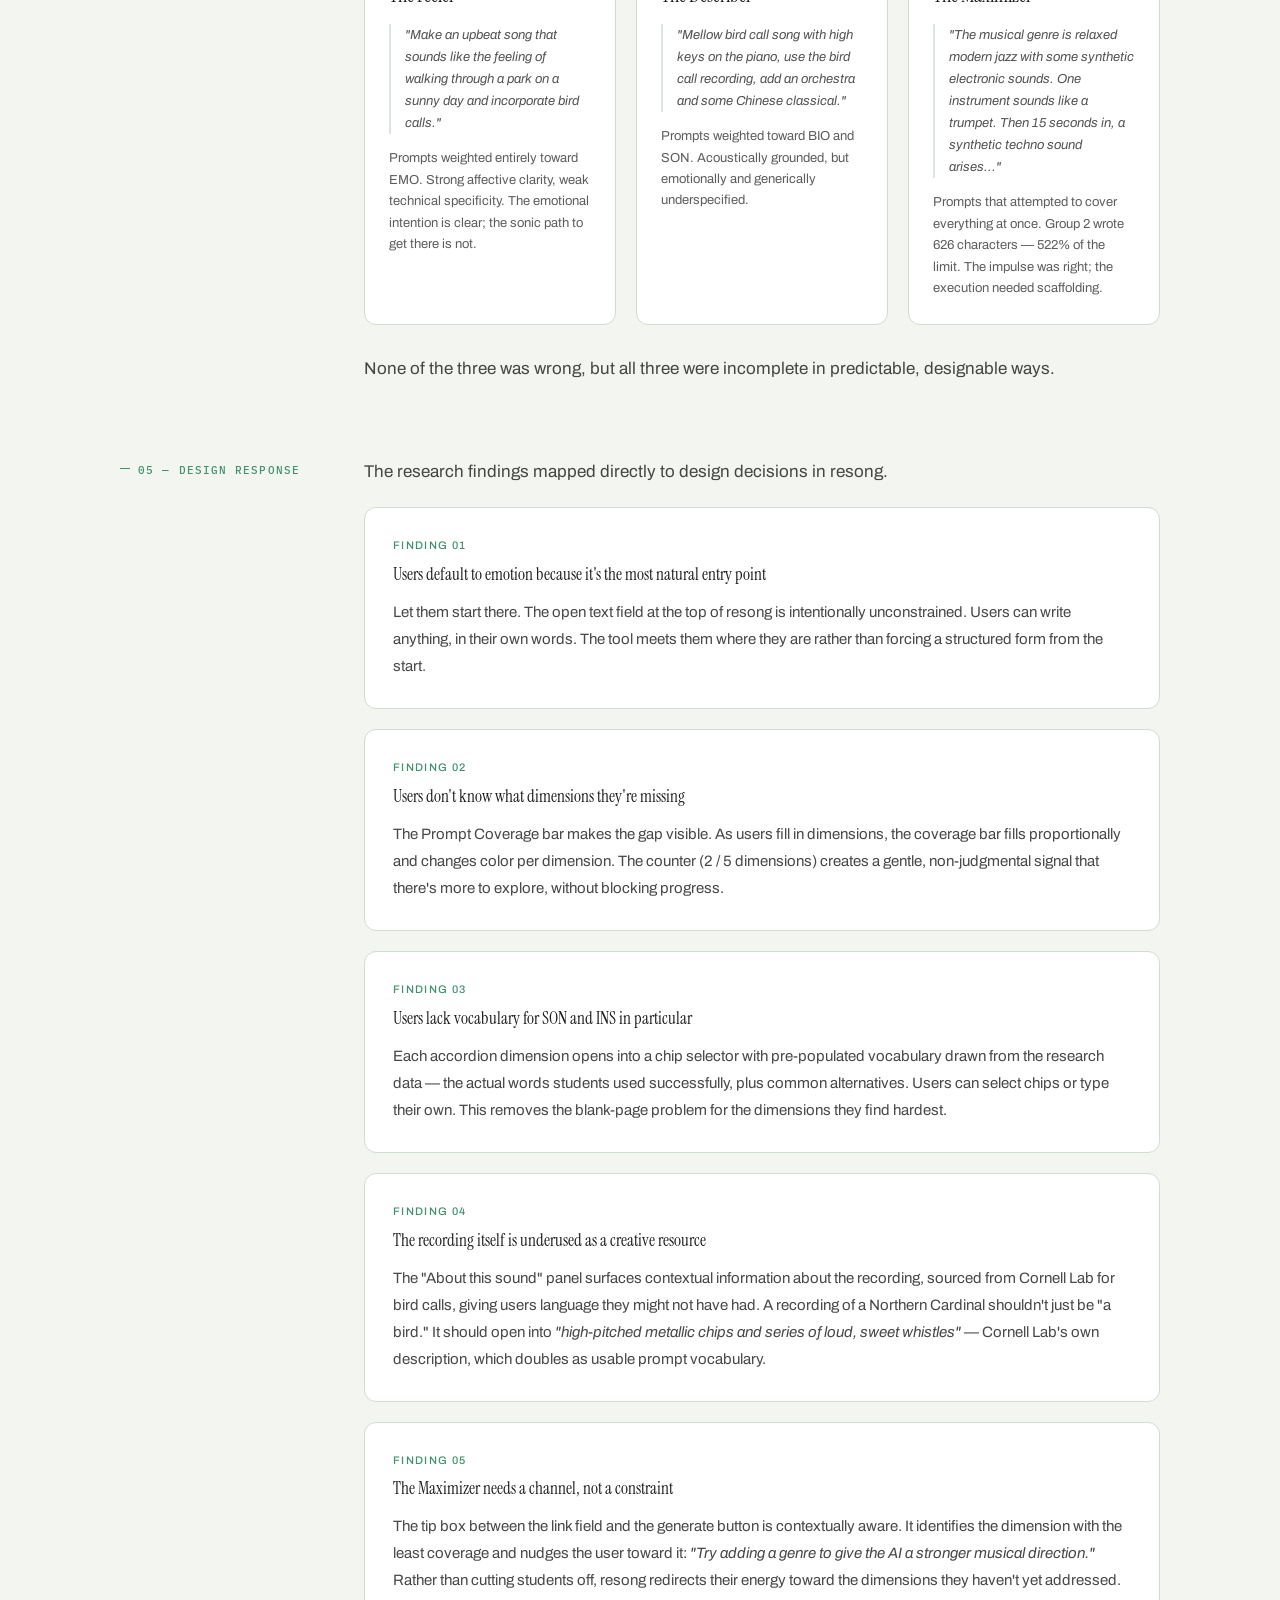
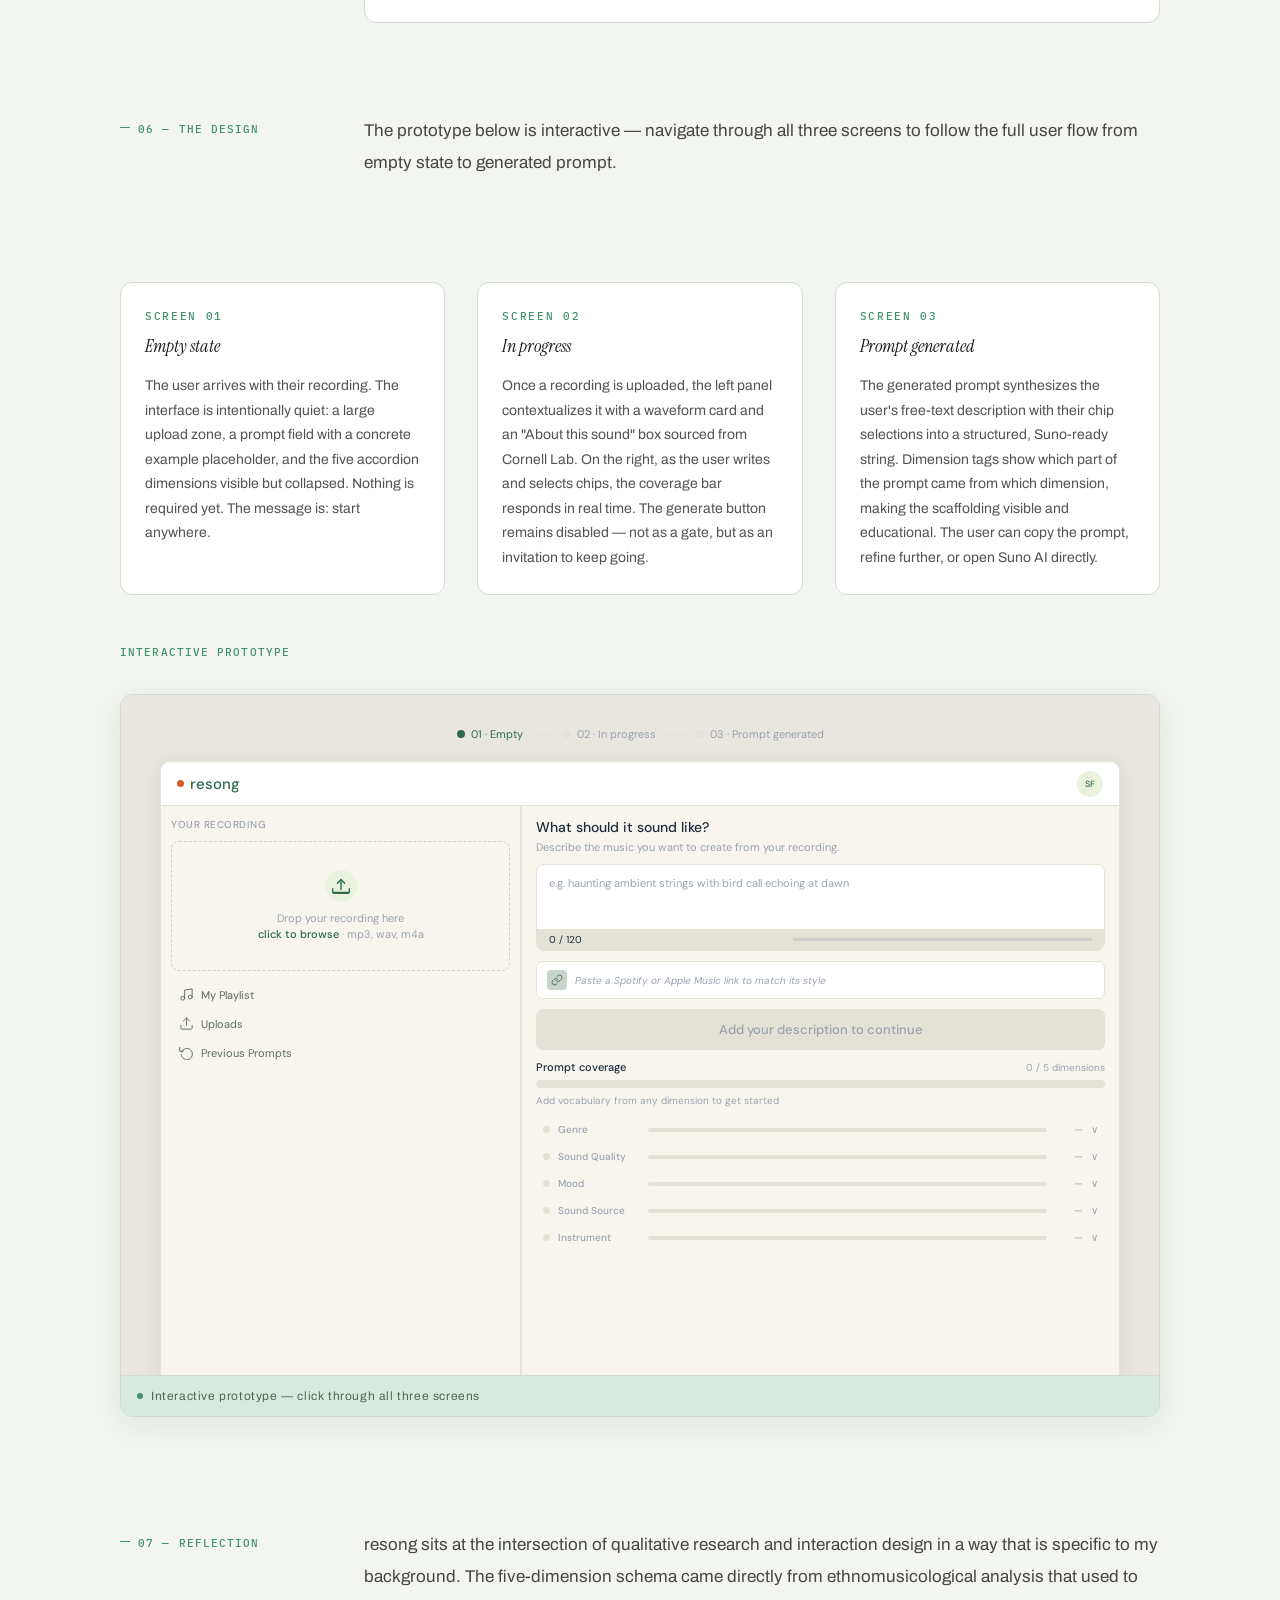
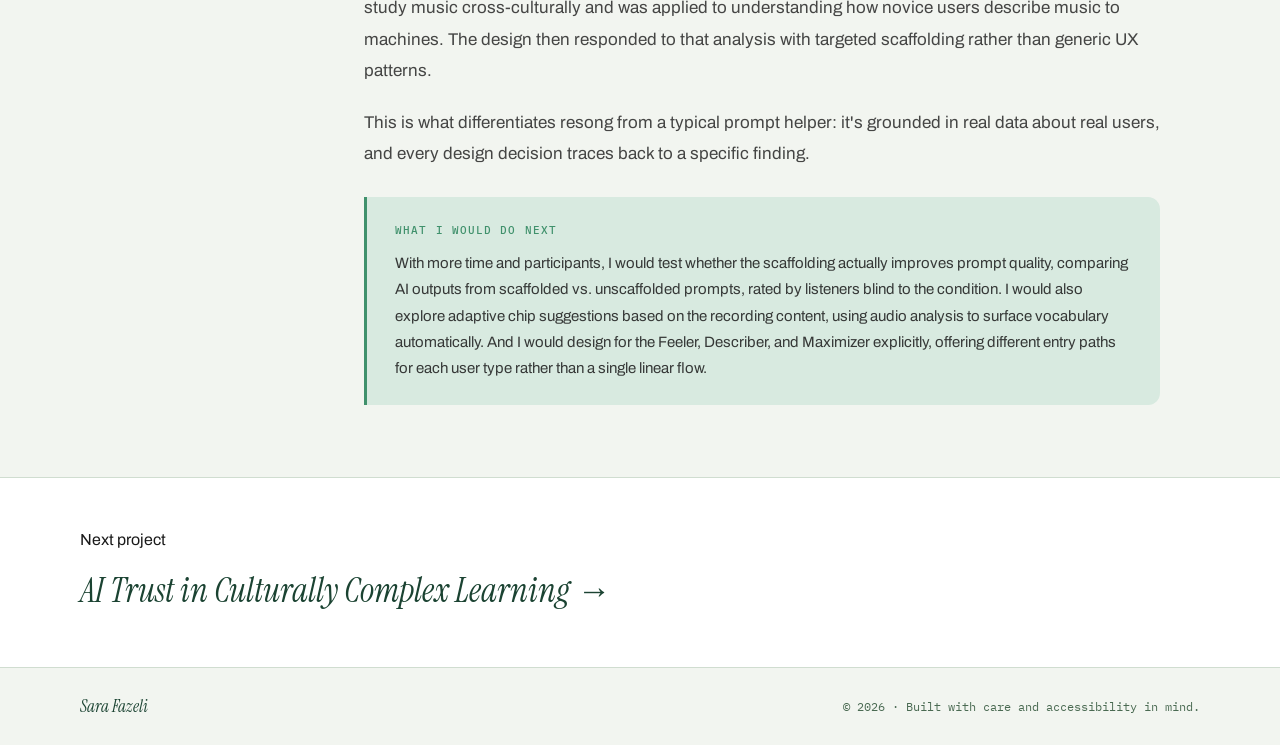
<file: resong.html>
<!DOCTYPE html>
<html lang="en">
<head>
    <meta charset="UTF-8">
    <meta name="viewport" content="width=device-width, initial-scale=1.0">
    <meta name="description" content="resong — UX Research and Design Case Study by Sara Fazeli">
    <title>resong | Sara Fazeli</title>
    <link rel="preconnect" href="https://fonts.googleapis.com">
    <link rel="preconnect" href="https://fonts.gstatic.com" crossorigin>
    <link href="https://fonts.googleapis.com/css2?family=Instrument+Serif:ital@0;1&family=Archivo:wght@400;500;600;700&family=IBM+Plex+Mono:wght@400;500&display=swap" rel="stylesheet">
    <link rel="stylesheet" href="style-sheet/case-study.css">
    <link rel="icon" type="image/png" href="favicon_256x256.png">
    <style>
        /* Prototype embed */
        .proto-embed {
            width: 100%;
            border-radius: 12px;
            overflow: hidden;
            border: 1px solid var(--border);
            box-shadow: 0 8px 32px rgba(27,67,50,0.08);
            margin: 2rem 0;
        }
        .proto-embed iframe {
            width: 100%;
            height: 680px;
            border: none;
            display: block;
        }
        .proto-label {
            background: var(--accent);
            padding: 10px 16px;
            font-size: 0.75rem;
            color: var(--text-muted);
            letter-spacing: 0.05em;
            border-top: 1px solid var(--border);
            display: flex;
            align-items: center;
            gap: 8px;
        }
        .proto-dot {
            width: 6px;
            height: 6px;
            border-radius: 50%;
            background: var(--action);
            flex-shrink: 0;
        }

        /* Coding table */
        .coding-table {
            width: 100%;
            border-collapse: collapse;
            font-size: 0.9rem;
            margin: 1.5rem 0;
        }
        .coding-table th {
            background: var(--primary);
            color: var(--bg);
            padding: 10px 14px;
            text-align: left;
            font-size: 0.6875rem;
            letter-spacing: 0.1em;
            text-transform: uppercase;
            font-weight: 500;
        }
        .coding-table td {
            padding: 10px 14px;
            border-bottom: 1px solid var(--border);
            font-size: 0.875rem;
            color: var(--text);
            opacity: 0.85;
            vertical-align: top;
            line-height: 1.6;
        }
        .coding-table tr:last-child td { border-bottom: none; }
        .coding-table tr:nth-child(even) td { background: var(--accent); opacity: 1; }
        .code-pill {
            display: inline-block;
            background: var(--primary);
            color: var(--bg);
            font-size: 0.6875rem;
            font-weight: 500;
            letter-spacing: 0.08em;
            padding: 2px 8px;
            border-radius: 4px;
        }

        /* User type cards */
        .user-types {
            display: grid;
            grid-template-columns: repeat(3, 1fr);
            gap: 1.25rem;
            margin: 1.75rem 0;
        }
        .user-type-card {
            background: var(--surface);
            border: 0.5px solid var(--border);
            border-radius: 12px;
            padding: 1.5rem;
        }
        .user-type-label {
            font-size: 0.6875rem;
            letter-spacing: 0.12em;
            text-transform: uppercase;
            color: var(--action);
            font-weight: 500;
            margin-bottom: 0.5rem;
        }
        .user-type-name {
            font-family: var(--font-serif);
            font-size: 1.25rem;
            font-weight: 300;
            color: var(--text);
            margin-bottom: 0.75rem;
        }
        .user-type-quote {
            font-size: 0.8125rem;
            font-style: italic;
            color: var(--text);
            opacity: 0.75;
            line-height: 1.7;
            border-left: 2px solid var(--border);
            padding-left: 0.875rem;
            margin-bottom: 0.875rem;
        }
        .user-type-desc {
            font-size: 0.8125rem;
            color: var(--text);
            opacity: 0.7;
            line-height: 1.65;
        }

        /* Finding to decision */
        .design-decision {
            background: var(--surface);
            border: 0.5px solid var(--border);
            border-radius: 12px;
            padding: 1.75rem;
            margin-bottom: 1.25rem;
        }
        .decision-finding {
            font-size: 0.6875rem;
            letter-spacing: 0.12em;
            text-transform: uppercase;
            color: var(--action);
            font-weight: 500;
            margin-bottom: 0.5rem;
        }
        .decision-title {
            font-family: var(--font-serif);
            font-size: 1.0625rem;
            font-weight: 400;
            color: var(--text);
            line-height: 1.3;
            margin-bottom: 0.875rem;
        }
        .decision-body {
            font-size: 0.9375rem;
            color: var(--text);
            opacity: 0.8;
            line-height: 1.8;
        }

        /* Stat highlight */
        .stat-inline {
            background: var(--accent);
            border-left: 3px solid var(--action);
            border-radius: 0 8px 8px 0;
            padding: 1rem 1.25rem;
            margin: 1.25rem 0;
            font-size: 1rem;
            color: var(--primary);
            font-weight: 500;
        }

        /* Screen list */
        .screen-list {
            display: grid;
            grid-template-columns: repeat(3, 1fr);
            gap: 2rem;
            margin-bottom: 3rem;
        }
        .screen-list-item {
            background: var(--surface);
            border: 0.5px solid var(--border);
            border-radius: 12px;
            padding: 1.5rem;
        }
        .screen-list-item .screen-num {
            display: block;
            font-size: 0.6875rem;
            letter-spacing: 0.15em;
            text-transform: uppercase;
            color: var(--action);
            font-weight: 500;
            margin-bottom: 0.4rem;
        }
        .screen-list-item .screen-title {
            display: block;
            font-family: var(--font-serif);
            font-size: 1.1rem;
            font-weight: 300;
            color: var(--text);
            margin-bottom: 0.75rem;
        }
        .screen-list-item .screen-desc {
            font-size: 0.875rem;
            color: var(--text);
            opacity: 0.75;
            line-height: 1.75;
        }

        @media (max-width: 760px) {
            .user-types { grid-template-columns: 1fr; }
            .screen-list { grid-template-columns: 1fr; }
            .proto-embed iframe { height: 520px; }
        }
    </style>
</head>
<body>

    <!-- Nav -->
    <nav>
        <div class="nav-inner">
            <a href="index.html" class="nav-logo">Sara Fazeli</a>
            <ul class="nav-links">
                <li><a href="index.html#work">Work</a></li>
                <li><a href="index.html#about">About</a></li>
                <li><a href="index.html#contact">Contact</a></li>
            </ul>
        </div>
    </nav>

    <!-- Hero -->
    <header class="cs-hero">
        <div class="container">
            <div class="cs-hero-meta">
                <a href="index.html" class="back-link">← Back to work</a>
                <span class="cs-type">GenAI · Music · UX Research</span>
            </div>
            <h1 class="cs-title">resong</h1>
            <p class="cs-subtitle">A prompt scaffolding tool that helps novice users translate auditory imagination into generative AI music prompts, built from original qualitative research in a Sound and Environment course.</p>
            <div class="cs-stats">
                <div class="stat">
                    <span class="stat-num">21</span>
                    <span class="stat-label">Student groups</span>
                </div>
                <div class="stat">
                    <span class="stat-num">5</span>
                    <span class="stat-label">Coding dimensions</span>
                </div>
                <div class="stat">
                    <span class="stat-num">3</span>
                    <span class="stat-label">User types</span>
                </div>
                <div class="stat">
                    <span class="stat-num">3</span>
                    <span class="stat-label">Design screens</span>
                </div>
            </div>
        </div>
    </header>

    <!-- Overview strip -->
    <div class="cs-overview">
        <div class="container">
            <div class="overview-grid">
                <div class="overview-item">
                    <span class="overview-label">Role</span>
                    <span class="overview-value">UX Researcher and Designer (solo)</span>
                </div>
                <div class="overview-item">
                    <span class="overview-label">Methods</span>
                    <span class="overview-value">Qualitative content analysis, coding schema development, interaction design</span>
                </div>
                <div class="overview-item">
                    <span class="overview-label">Tools</span>
                    <span class="overview-value">Figma, HTML/CSS, Suno AI</span>
                </div>
                <div class="overview-item">
                    <span class="overview-label">Context</span>
                    <span class="overview-value">Sound and Environment, University of Florida, Fall 2024</span>
                </div>
            </div>
        </div>
    </div>

    <!-- Main content -->
    <main class="cs-main">
        <div class="container">

            <!-- Overview -->
            <section class="cs-section">
                <div class="cs-section-inner">
                    <div class="cs-section-label">01 — Overview</div>
                    <div class="cs-section-content">
                        <p>When students in my undergraduate Sound and Environment course were asked to generate music using AI, most of them knew exactly what they wanted to hear. What they couldn't do was say it.</p>
                        <p>resong is a prompt scaffolding tool that bridges that gap, helping novice users move from vague auditory intuition to a structured, effective prompt they can paste directly into Suno AI.</p>
                    </div>
                </div>
            </section>

            <!-- Problem -->
            <section class="cs-section">
                <div class="cs-section-inner">
                    <div class="cs-section-label">02 — The problem</div>
                    <div class="cs-section-content">
                        <h2 class="cs-heading">Describing sound is harder than it looks.</h2>
                        <p>Generative AI music tools like Suno require users to describe their desired music in clear and specific language. Unlike describing an image, describing music requires vocabulary that spans genre, texture, mood, instrumentation, and acoustic quality — domains that most people have never been asked to articulate explicitly.</p>
                        <p>In my Sound and Environment course, I assigned students a creative project: use a field recording as the emotional seed for an AI-generated piece of music. The result revealed a sharp gap between what students <em>felt</em> and what they could <em>write</em>.</p>
                        <div class="callout">
                            <span class="callout-label">The research question</span>
                            <p>What patterns emerge when novice users attempt to describe music for AI generation? And what does that reveal about where they need support?</p>
                        </div>
                    </div>
                </div>
            </section>

            <!-- Research -->
            <section class="cs-section">
                <div class="cs-section-inner">
                    <div class="cs-section-label">03 — Research</div>
                    <div class="cs-section-content">
                        <p>21 groups of undergraduate students submitted written prompts alongside their AI-generated tracks. Students came from a range of backgrounds. A few had formal music training, and none had prior experience with AI music generation. Their original recordings were supposed to be recordings of birdsong captured on a phone.</p>
                        <p>This context gave me a unique privilege: as the course instructor and researcher, I had deep familiarity with the assignments, the recordings, and the students' expressed intentions. I could compare what they <em>meant</em> with what they <em>wrote</em>.</p>

                        <h3 class="cs-heading" style="font-size:1.125rem;margin-top:1.75rem;">Coding schema</h3>
                        <p>I developed a five-dimension coding schema to systematically analyze the 21 submissions. Each dimension represents a distinct layer of musical description:</p>

                        <table class="coding-table">
                            <thead>
                                <tr>
                                    <th>Code</th>
                                    <th>Dimension</th>
                                    <th>Definition</th>
                                    <th>Example from data</th>
                                </tr>
                            </thead>
                            <tbody>
                                <tr>
                                    <td><span class="code-pill">GEN</span></td>
                                    <td>Genre</td>
                                    <td>Stylistic or historical category</td>
                                    <td><em>"jazz," "lo-fi," "mariachi," "J-pop"</em></td>
                                </tr>
                                <tr>
                                    <td><span class="code-pill">SON</span></td>
                                    <td>Sound quality</td>
                                    <td>Timbral and textural descriptors</td>
                                    <td><em>"high-pitched," "trilling," "staccato," "echoing"</em></td>
                                </tr>
                                <tr>
                                    <td><span class="code-pill">EMO</span></td>
                                    <td>Emotion / Mood</td>
                                    <td>Affective or expressive qualities</td>
                                    <td><em>"calming," "groovy," "haunting," "upbeat"</em></td>
                                </tr>
                                <tr>
                                    <td><span class="code-pill">BIO</span></td>
                                    <td>Bioacoustic / Sound source</td>
                                    <td>References to the bird, habitat, or ecological context</td>
                                    <td><em>"bird call," "sharp rasps," "cawing," "forest"</em></td>
                                </tr>
                                <tr>
                                    <td><span class="code-pill">INS</span></td>
                                    <td>Instrument</td>
                                    <td>Specific instrument references</td>
                                    <td><em>"piano," "trumpet," "acoustic guitar," "cello"</em></td>
                                </tr>
                            </tbody>
                        </table>
                        <p>Each submission was coded for the presence, absence, and relative weight of each dimension.</p>
                    </div>
                </div>
            </section>

            <!-- Findings -->
            <section class="cs-section">
                <div class="cs-section-inner">
                    <div class="cs-section-label">04 — Findings</div>
                    <div class="cs-section-content">
                        <p>The clearest pattern in the data is that students rarely addressed all five dimensions. The typical prompt drew heavily from one or two dimensions while leaving others entirely absent.</p>

                        <div class="stat-inline">Average prompt length: 156 characters against a 120-character limit — 131% over on average. Students were trying to say more than the interface allowed.</div>

                        <p><strong>EMO dominated.</strong> Nearly every student led with emotional or atmospheric description. Prompts like <em>"calm, melodic smooth rhythm similar to the beat of a children's lullaby, slow tempo, and steady beat"</em> (Group 7) and <em>"relaxing fall music"</em> (Group 15) convey a feeling but give the AI little sonic specificity to work with.</p>

                        <p><strong>GEN was the most common structural anchor.</strong> Students frequently named a genre to organize their prompt: jazz, lo-fi, mariachi, J-pop, R&amp;B trap. Sometimes with striking specificity: <em>"J-pop, like YOASOBI's style, with some electric keyboard and guitar in the background, no jazz or heavy metal/heavy rock"</em> (Group 5). But genre naming alone, without sonic or emotional layering, produced generic results.</p>

                        <p><strong>BIO appeared frequently but remained underdeveloped.</strong> Some students referenced their recording by copying Cornell Lab language almost verbatim — <em>"high-pitched metallic chips and series of loud, sweet whistles, rock piano"</em> (Group 10) — without translating it into musical direction.</p>

                        <p><strong>SON and INS were most commonly absent.</strong> Timbral descriptors and instrument specifications, the dimensions that most directly shape an AI's sonic output, appeared in fewer than half of submissions.</p>

                        <h3 class="cs-heading" style="font-size:1.125rem;margin-top:2rem;">Three distinct prompt strategies emerged</h3>

                        <div class="user-types">
                            <div class="user-type-card">
                                <div class="user-type-label">Type 01</div>
                                <div class="user-type-name">The Feeler</div>
                                <div class="user-type-quote">"Make an upbeat song that sounds like the feeling of walking through a park on a sunny day and incorporate bird calls."</div>
                                <div class="user-type-desc">Prompts weighted entirely toward EMO. Strong affective clarity, weak technical specificity. The emotional intention is clear; the sonic path to get there is not.</div>
                            </div>
                            <div class="user-type-card">
                                <div class="user-type-label">Type 02</div>
                                <div class="user-type-name">The Describer</div>
                                <div class="user-type-quote">"Mellow bird call song with high keys on the piano, use the bird call recording, add an orchestra and some Chinese classical."</div>
                                <div class="user-type-desc">Prompts weighted toward BIO and SON. Acoustically grounded, but emotionally and generically underspecified.</div>
                            </div>
                            <div class="user-type-card">
                                <div class="user-type-label">Type 03</div>
                                <div class="user-type-name">The Maximizer</div>
                                <div class="user-type-quote">"The musical genre is relaxed modern jazz with some synthetic electronic sounds. One instrument sounds like a trumpet. Then 15 seconds in, a synthetic techno sound arises..."</div>
                                <div class="user-type-desc">Prompts that attempted to cover everything at once. Group 2 wrote 626 characters — 522% of the limit. The impulse was right; the execution needed scaffolding.</div>
                            </div>
                        </div>

                        <p>None of the three was wrong, but all three were incomplete in predictable, designable ways.</p>
                    </div>
                </div>
            </section>

            <!-- Design Response -->
            <section class="cs-section">
                <div class="cs-section-inner">
                    <div class="cs-section-label">05 — Design response</div>
                    <div class="cs-section-content">
                        <p>The research findings mapped directly to design decisions in resong.</p>

                        <div class="design-decision">
                            <div class="decision-finding">Finding 01</div>
                            <div class="decision-title">Users default to emotion because it's the most natural entry point</div>
                            <div class="decision-body">Let them start there. The open text field at the top of resong is intentionally unconstrained. Users can write anything, in their own words. The tool meets them where they are rather than forcing a structured form from the start.</div>
                        </div>

                        <div class="design-decision">
                            <div class="decision-finding">Finding 02</div>
                            <div class="decision-title">Users don't know what dimensions they're missing</div>
                            <div class="decision-body">The Prompt Coverage bar makes the gap visible. As users fill in dimensions, the coverage bar fills proportionally and changes color per dimension. The counter (2 / 5 dimensions) creates a gentle, non-judgmental signal that there's more to explore, without blocking progress.</div>
                        </div>

                        <div class="design-decision">
                            <div class="decision-finding">Finding 03</div>
                            <div class="decision-title">Users lack vocabulary for SON and INS in particular</div>
                            <div class="decision-body">Each accordion dimension opens into a chip selector with pre-populated vocabulary drawn from the research data — the actual words students used successfully, plus common alternatives. Users can select chips or type their own. This removes the blank-page problem for the dimensions they find hardest.</div>
                        </div>

                        <div class="design-decision">
                            <div class="decision-finding">Finding 04</div>
                            <div class="decision-title">The recording itself is underused as a creative resource</div>
                            <div class="decision-body">The "About this sound" panel surfaces contextual information about the recording, sourced from Cornell Lab for bird calls, giving users language they might not have had. A recording of a Northern Cardinal shouldn't just be "a bird." It should open into <em>"high-pitched metallic chips and series of loud, sweet whistles"</em> — Cornell Lab's own description, which doubles as usable prompt vocabulary.</div>
                        </div>

                        <div class="design-decision">
                            <div class="decision-finding">Finding 05</div>
                            <div class="decision-title">The Maximizer needs a channel, not a constraint</div>
                            <div class="decision-body">The tip box between the link field and the generate button is contextually aware. It identifies the dimension with the least coverage and nudges the user toward it: <em>"Try adding a genre to give the AI a stronger musical direction."</em> Rather than cutting students off, resong redirects their energy toward the dimensions they haven't yet addressed.</div>
                        </div>
                    </div>
                </div>
            </section>

            <!-- Design screens label -->
            <section class="cs-section">
                <div class="cs-section-inner">
                    <div class="cs-section-label">06 — The design</div>
                    <div class="cs-section-content">
                        <p>The prototype below is interactive — navigate through all three screens to follow the full user flow from empty state to generated prompt.</p>
                    </div>
                </div>
            </section>

        </div>
        <!-- /container -->

        <!-- Screens + prototype — full width section -->
        <div class="screens-section">
            <div class="container">

                <!-- Screen descriptions -->
                <div class="screen-list">
                    <div class="screen-list-item">
                        <span class="screen-num">Screen 01</span>
                        <span class="screen-title">Empty state</span>
                        <p class="screen-desc">The user arrives with their recording. The interface is intentionally quiet: a large upload zone, a prompt field with a concrete example placeholder, and the five accordion dimensions visible but collapsed. Nothing is required yet. The message is: start anywhere.</p>
                    </div>
                    <div class="screen-list-item">
                        <span class="screen-num">Screen 02</span>
                        <span class="screen-title">In progress</span>
                        <p class="screen-desc">Once a recording is uploaded, the left panel contextualizes it with a waveform card and an "About this sound" box sourced from Cornell Lab. On the right, as the user writes and selects chips, the coverage bar responds in real time. The generate button remains disabled — not as a gate, but as an invitation to keep going.</p>
                    </div>
                    <div class="screen-list-item">
                        <span class="screen-num">Screen 03</span>
                        <span class="screen-title">Prompt generated</span>
                        <p class="screen-desc">The generated prompt synthesizes the user's free-text description with their chip selections into a structured, Suno-ready string. Dimension tags show which part of the prompt came from which dimension, making the scaffolding visible and educational. The user can copy the prompt, refine further, or open Suno AI directly.</p>
                    </div>
                </div>

                <!-- Interactive prototype -->
                <div style="margin-top: 3rem;">
                    <span class="cs-section-label-inline">Interactive prototype</span>
                    <div class="proto-embed">
                        <iframe
                            src="/resong-prototype.html"
                            title="resong interactive prototype — 3 screen clickable flow"
                            loading="lazy"
                            allowfullscreen
                        ></iframe>
                        <div class="proto-label">
                            <div class="proto-dot"></div>
                            Interactive prototype — click through all three screens
                        </div>
                    </div>
                </div>

            </div>
            <!-- /container -->
        </div>
        <!-- /screens-section -->

        <div class="container">

            <!-- Reflection -->
            <section class="cs-section">
                <div class="cs-section-inner">
                    <div class="cs-section-label">07 — Reflection</div>
                    <div class="cs-section-content">
                        <p>resong sits at the intersection of qualitative research and interaction design in a way that is specific to my background. The five-dimension schema came directly from ethnomusicological analysis that used to study music cross-culturally and was applied to understanding how novice users describe music to machines. The design then responded to that analysis with targeted scaffolding rather than generic UX patterns.</p>

                        <p>This is what differentiates resong from a typical prompt helper: it's grounded in real data about real users, and every design decision traces back to a specific finding.</p>

                        <div class="callout">
                            <span class="callout-label">What I would do next</span>
                            <p>With more time and participants, I would test whether the scaffolding actually improves prompt quality, comparing AI outputs from scaffolded vs. unscaffolded prompts, rated by listeners blind to the condition. I would also explore adaptive chip suggestions based on the recording content, using audio analysis to surface vocabulary automatically. And I would design for the Feeler, Describer, and Maximizer explicitly, offering different entry paths for each user type rather than a single linear flow.</p>
                        </div>
                    </div>
                </div>
            </section>

        </div>
        <!-- /container -->
    </main>

    <!-- Next project -->
    <div class="next-project">
        <div class="container">
            <span class="section-label">Next project</span>
            <a href="ai-trust-study.html" class="next-link">AI Trust in Culturally Complex Learning →</a>
        </div>
    </div>

    <!-- Footer -->
    <footer>
        <div class="container">
            <div class="footer-inner">
                <span class="footer-name">Sara Fazeli</span>
                <span class="footer-copy">© 2026 · Built with care and accessibility in mind.</span>
            </div>
        </div>
    </footer>

    <button id="back-to-top" aria-label="Back to top">↑</button>

    <script>
    // Back to top
    const btt = document.getElementById('back-to-top');
    window.addEventListener('scroll', () => {
        btt.classList.toggle('show', window.scrollY > 400);
    });
    btt.addEventListener('click', () => window.scrollTo({ top: 0, behavior: 'smooth' }));

    // Fade up
    const observer = new IntersectionObserver((entries) => {
        entries.forEach(e => { if (e.isIntersecting) e.target.classList.add('visible'); });
    }, { threshold: 0.08 });
    document.querySelectorAll('.cs-section, .design-decision, .screen-item, .user-type-card').forEach(el => {
        el.classList.add('fade-up');
        observer.observe(el);
    });
    </script>
</body>
</html>
</file>
<file: style-sheet/style.css>
/* ─────────────────────────────────────────
   Sara Fazeli Portfolio — style.css
   Palette: Deep Sage · Cream (unchanged)
   Type: Instrument Serif · Archivo · IBM Plex Mono
   Motif: waveform + tape/vinyl track-listing (A1, A2, B1...)
   ───────────────────────────────────────── */

/* ─── Variables ─── */
:root {
    --sage:      #1B4332;
    --sage-mid:  #40916C;
    --sage-lt:   #6b9278;
    --sage-pale: #8fac97;
    --cream:     #edeee8;
    --cream-2:   #f5f2e8;
    --white:     #ffffff;
    --text:      #1a1a1a;
    --text-muted:#3a5c47;
    --border:    #1b43321a;
    --font-serif:'Instrument Serif', Georgia, serif;
    --font-sans: 'Archivo', system-ui, sans-serif;
    --font-mono: 'IBM Plex Mono', 'Courier New', monospace;
    --radius:    14px;
    --max-w:     1200px;
}

/* ─── Reset ─── */
*, *::before, *::after { box-sizing: border-box; margin: 0; padding: 0; }
html { scroll-behavior: smooth; }
body { font-family: var(--font-sans); background: var(--cream); color: var(--text); line-height: 1.6; font-size: 16px; }
a { text-decoration: none; color: inherit; }

/* ─── Container ─── */
.container { max-width: var(--max-w); margin: 0 auto; padding: 0 2.5rem; }

/* ─────────────────────────────────────────
   NAVIGATION
   ───────────────────────────────────────── */
nav { background: var(--cream); border-bottom: 1px solid var(--border); position: sticky; top: 0; z-index: 100; }
.nav-inner { max-width: var(--max-w); margin: 0 auto; padding: 0 2.5rem; height: 64px; display: flex; align-items: center; justify-content: space-between; }
.nav-logo { font-family: var(--font-serif); font-style: italic; font-weight: 400; font-size: 1.25rem; color: var(--sage); letter-spacing: 0.01em; }
.nav-links { list-style: none; display: flex; gap: 2rem; }
.nav-links a { font-family: var(--font-mono); font-size: 0.6875rem; letter-spacing: 0.1em; text-transform: uppercase; color: var(--sage-lt); font-weight: 500; transition: color 0.2s; }
.nav-links a:hover { color: var(--sage); }

/* ─────────────────────────────────────────
   HERO — waveform, not blobs
   ───────────────────────────────────────── */
.hero { background: var(--cream); min-height: 88vh; display: flex; align-items: center; position: relative; overflow: hidden; padding: 5rem 0; }

.hero-grid { display: grid; grid-template-columns: 1fr auto; gap: 56px; align-items: center; position: relative; z-index: 2; }
.hero-tag { font-family: var(--font-mono); font-size: 0.6875rem; letter-spacing: 0.16em; text-transform: uppercase; color: var(--sage-lt); font-weight: 500; margin-bottom: 1.25rem; opacity: 0; animation: hSlideLeft 0.6s 0.15s ease forwards; display: flex; align-items: center; gap: 0.6em; }
.hero-tag::before { content: ''; width: 6px; height: 6px; border-radius: 50%; background: var(--sage-mid); flex-shrink: 0; }
.hero-title { font-family: var(--font-serif); font-style: italic; font-weight: 400; font-size: clamp(2.75rem, 5.4vw, 4.4rem); line-height: 1.04; letter-spacing: -0.01em; color: var(--sage); margin-bottom: 1.5rem; opacity: 0; animation: hSlideLeft 0.65s 0.28s ease forwards; }
.hero-title em { font-style: italic; }

/* Waveform divider — the signature element */
.hero-wave { display: flex; align-items: flex-end; gap: 3px; height: 46px; margin-bottom: 1.75rem; opacity: 0; animation: hFadeIn 0.4s 0.36s ease forwards; }
.hero-wave span { flex: 0 0 auto; width: 3px; background: var(--sage-mid); border-radius: 2px; transform-origin: bottom; opacity: 0.55; animation: waveRise 0.55s cubic-bezier(.34,1.56,.64,1) both; }
.hero-wave span.wave-pulse { animation: waveRise 0.55s cubic-bezier(.34,1.56,.64,1) both, wavePulse 2.6s ease-in-out 1.1s infinite; }
@keyframes waveRise { from { transform: scaleY(0); opacity: 0; } to { transform: scaleY(1); opacity: 0.55; } }
@keyframes wavePulse { 0%, 100% { transform: scaleY(1); opacity: 0.55; } 50% { transform: scaleY(0.6); opacity: 0.85; } }
@keyframes hFadeIn { from { opacity: 0; } to { opacity: 1; } }

.hero-sub { font-size: 1.0625rem; line-height: 1.75; color: var(--text-muted); max-width: 460px; margin-bottom: 1.75rem; opacity: 0; animation: hSlideUp 0.6s 0.44s ease forwards; }
.hero-pills { display: flex; flex-wrap: wrap; gap: 8px; margin-bottom: 1.75rem; opacity: 0; animation: hSlideUp 0.55s 0.56s ease forwards; }
.pill { font-family: var(--font-mono); font-size: 0.6875rem; font-weight: 500; letter-spacing: 0.02em; padding: 5px 12px; border-radius: 20px; background: rgba(27,67,50,0.08); color: var(--sage); border: 1px solid var(--border); }
.hero-cta { display: flex; gap: 14px; align-items: center; flex-wrap: wrap; opacity: 0; animation: hSlideUp 0.55s 0.66s ease forwards; }
.hero-availability { display: flex; align-items: center; gap: 8px; margin-top: 1.25rem; opacity: 0; animation: hSlideUp 0.5s 0.76s ease forwards; }
.avail-dot { width: 7px; height: 7px; border-radius: 50%; background: var(--sage-lt); flex-shrink: 0; }
.hero-availability span { font-family: var(--font-mono); font-size: 0.6875rem; color: var(--sage-lt); letter-spacing: 0.04em; }

.hero-photo { flex-shrink: 0; width: max-content; opacity: 0; animation: photoIn 0.8s 0.12s ease forwards; position: relative; }
.hero-photo-ring { position: relative; width: 240px; height: 240px; border-radius: 50%; padding: 10px; border: 1px solid rgba(27,67,50,0.22); }
.hero-photo-ring::before { content: ''; position: absolute; inset: -18px; border: 1px dashed rgba(27,67,50,0.14); border-radius: 50%; }
.hero-photo img { width: 100%; height: 100%; object-fit: cover; object-position: center top; border-radius: 50%; display: block; box-shadow: 0 10px 40px rgba(27,67,50,0.18); }
.hero-photo-tag { position: absolute; bottom: -6px; right: -6px; background: var(--sage); color: var(--cream); font-family: var(--font-mono); font-size: 0.625rem; letter-spacing: 0.08em; padding: 5px 10px; border-radius: 20px; }
@keyframes hSlideLeft { from { opacity: 0; transform: translateX(-28px); } to { opacity: 1; transform: translateX(0); } }
@keyframes hSlideUp { from { opacity: 0; transform: translateY(16px); } to { opacity: 1; transform: translateY(0); } }
@keyframes photoIn { from { opacity: 0; transform: scale(0.94); } to { opacity: 1; transform: scale(1); } }

/* ─────────────────────────────────────────
   CREDENTIAL STRIP
   ───────────────────────────────────────── */
.cred-strip { background: var(--sage); padding: 14px 0; }
.cred-strip .container { display: flex; gap: 24px; align-items: center; flex-wrap: wrap; }
.cred-strip span { font-family: var(--font-mono); color: #9ab8a8; font-size: 0.625rem; letter-spacing: 0.1em; text-transform: uppercase; white-space: nowrap; }
.cred-sep { color: var(--sage-mid) !important; font-size: 0.5rem !important; }

/* ─────────────────────────────────────────
   BUTTONS
   ───────────────────────────────────────── */
.btn { display: inline-block; padding: 11px 26px; font-family: var(--font-mono); font-size: 0.6875rem; font-weight: 500; letter-spacing: 0.08em; text-transform: uppercase; border-radius: 3px; transition: opacity 0.2s, transform 0.2s; cursor: pointer; border: none; }
.btn-primary { background: var(--sage); color: var(--cream); }
.btn-primary:hover { opacity: 0.85; }
.btn-secondary { background: transparent; color: var(--text-muted); border: 1px solid rgba(27,67,50,0.25); }
.btn-secondary:hover { border-color: var(--sage); color: var(--sage); }

/* ─────────────────────────────────────────
   SECTION SHARED — track-listing labels
   ───────────────────────────────────────── */
section { padding: 5rem 0; }
.section-label { display: flex; align-items: center; gap: 0.6em; font-family: var(--font-mono); font-size: 0.6875rem; letter-spacing: 0.14em; text-transform: uppercase; color: var(--sage-lt); font-weight: 500; margin-bottom: 0.6rem; }
.section-label::before { content: ''; width: 16px; height: 1px; background: var(--sage-mid); }
.section-title { font-family: var(--font-serif); font-style: italic; font-weight: 400; font-size: clamp(1.9rem, 3.2vw, 2.6rem); color: var(--sage); line-height: 1.1; }

/* ─────────────────────────────────────────
   WORK — CARD GRID
   ───────────────────────────────────────── */
.work { background: var(--cream); }
.section-header { display: flex; justify-content: space-between; align-items: flex-end; margin-bottom: 48px; padding-bottom: 24px; border-bottom: 1px solid var(--border); }
.section-header-link { font-family: var(--font-mono); font-size: 0.75rem; color: var(--sage-mid); letter-spacing: 0.02em; transition: color 0.2s; }
.section-header-link:hover { color: var(--sage); }
.card-grid { display: grid; grid-template-columns: repeat(2, 1fr); gap: 26px; }
.side-divider { grid-column: 1 / -1; display: flex; align-items: center; gap: 0.75em; font-family: var(--font-mono); font-size: 0.6875rem; letter-spacing: 0.12em; text-transform: uppercase; color: var(--sage-lt); padding-bottom: 4px; margin-top: 6px; }
.card-grid > .side-divider:first-child { margin-top: 0; }
.side-divider::after { content: ''; flex: 1; height: 1px; background: var(--border); }

/* Base card */
.project-card { background: var(--white); border-radius: var(--radius); border: 1px solid var(--border); overflow: hidden; display: block; transition: transform 0.25s ease, box-shadow 0.25s ease; }
.project-card:hover { transform: translateY(-5px); box-shadow: 0 16px 48px rgba(27,67,50,0.13); }

/* Card visual */
.card-visual { width: 100%; aspect-ratio: 16/10; overflow: hidden; display: flex; align-items: center; justify-content: center; }

/* Visual backgrounds */
.vis-ai     { background: linear-gradient(135deg, #e8f0ed 0%, #d4e6dc 100%); }
.vis-resong { background: linear-gradient(135deg, #f0ede8 0%, #e6dfd4 100%); }
.vis-world  { background: linear-gradient(135deg, #e8ede0 0%, #d4e0c4 100%); }
.vis-andrew { background: linear-gradient(135deg, #e8edf0 0%, #d4dce6 100%); }

/* Card body */
.card-body { padding: 20px 22px 22px; }
.card-meta { display: flex; align-items: center; gap: 10px; margin-bottom: 10px; }
.card-num { font-family: var(--font-mono); font-size: 0.6875rem; letter-spacing: 0.06em; color: var(--sage-mid); font-weight: 500; background: rgba(64,145,108,0.1); padding: 1px 7px; border-radius: 4px; }
.card-type { font-family: var(--font-mono); font-size: 0.625rem; color: var(--sage-lt); letter-spacing: 0.03em; }
.card-title { font-family: var(--font-serif); font-style: italic; font-weight: 400; font-size: 1.3125rem; color: var(--sage); margin-bottom: 8px; line-height: 1.2; }
.card-desc { font-size: 0.8125rem; line-height: 1.65; color: var(--text-muted); margin-bottom: 14px; display: -webkit-box; -webkit-line-clamp: 2; -webkit-box-orient: vertical; overflow: hidden; }
.card-tags { display: flex; flex-wrap: wrap; gap: 6px; margin-bottom: 14px; }
.card-tags span { font-family: var(--font-mono); font-size: 0.625rem; font-weight: 500; padding: 4px 10px; border-radius: 20px; background: #edf5f0; color: #2d6648; border: 1px solid var(--border); }
.card-tags span.neutral { background: var(--cream); color: var(--sage-lt); border-color: rgba(27,67,50,0.08); }
.card-link-label { font-family: var(--font-mono); font-size: 0.75rem; color: var(--sage-mid); font-weight: 500; letter-spacing: 0.02em; }

/* Featured card */
.project-card.featured { grid-column: 1 / -1; display: grid; grid-template-columns: 1fr 1fr; }
.project-card.featured .card-visual { aspect-ratio: auto; min-height: 280px; }
.project-card.featured .card-body { padding: 36px 32px; display: flex; flex-direction: column; justify-content: center; }
.project-card.featured .card-title { font-size: 1.6rem; margin-bottom: 10px; }
.project-card.featured .card-desc { -webkit-line-clamp: 4; font-size: 0.875rem; margin-bottom: 18px; }

/* ─────────────────────────────────────────
   CARD COVERS — animated icons
   ───────────────────────────────────────── */
.cover-icon { width: 96px; height: 96px; }
.project-card.featured .cover-icon { width: 120px; height: 120px; }

/* AI Trust — chat bubbles lift and tilt */
.bubble-main { transition: transform 0.4s cubic-bezier(.34,1.56,.64,1); transform-origin: bottom left; }
.bubble-reply { transition: transform 0.4s cubic-bezier(.34,1.56,.64,1) 0.08s; transform-origin: bottom right; }
.project-card:hover .bubble-main { transform: translateY(-8px) rotate(-4deg); }
.project-card:hover .bubble-reply { transform: translateY(-12px) rotate(3deg); }

/* Resong — text lines dissolve, note rises */
.txt-line { transition: transform 0.3s ease, opacity 0.3s ease; }
.txt-line-1 { transition-delay: 0s; }
.txt-line-2 { transition-delay: 0.05s; }
.txt-line-3 { transition-delay: 0.1s; }
.project-card:hover .txt-line { transform: translateX(-10px); opacity: 0; }
.single-note { opacity: 0; transition: opacity 0.4s ease 0.3s, transform 0.5s cubic-bezier(.34,1.56,.64,1) 0.3s; transform: translateY(12px); }
.project-card:hover .single-note { opacity: 1; transform: translateY(0); }

/* Andrew Vogel — note floats up */
.solo-note { transition: transform 0.45s cubic-bezier(.34,1.56,.64,1); }
.project-card:hover .solo-note { transform: translateY(-10px); }

/* Instructional Design card — steps illuminate */
.id-step { transition: opacity 0.3s ease, transform 0.3s ease; }
.id-check { opacity: 0; transition: opacity 0.35s ease 0.25s, transform 0.4s cubic-bezier(.34,1.56,.64,1) 0.25s; transform: scale(0.6); }
.project-card:hover .id-check { opacity: 1; transform: scale(1); }

/* ─────────────────────────────────────────
   ABOUT
   ───────────────────────────────────────── */
.about { background: var(--white); }
.about-grid { display: grid; grid-template-columns: 220px 1fr; gap: 5rem; align-items: start; }
.about-right p { font-size: 0.9375rem; color: var(--text-muted); line-height: 1.85; margin-bottom: 1.1rem; }
.about-right p:last-of-type { margin-bottom: 0; }
.about-skills { display: grid; grid-template-columns: repeat(3, 1fr); gap: 2rem; margin-top: 2.5rem; padding-top: 2rem; border-top: 1px solid var(--border); }
.skill-group { display: flex; flex-direction: column; gap: 6px; }
.skill-group-label { font-family: var(--font-mono); font-size: 0.6875rem; letter-spacing: 0.12em; text-transform: uppercase; color: var(--sage-mid); font-weight: 500; margin-bottom: 6px; }
.skill-group span:not(.skill-group-label) { font-size: 0.875rem; color: var(--text-muted); }

/* ─────────────────────────────────────────
   CONTACT — field note
   ───────────────────────────────────────── */
.contact--note {
    background: var(--sage);
    padding: 6rem 0;
}

.note-card {
    max-width: 680px;
    margin: 0 auto;
    background: rgba(255, 255, 255, 0.06);
    border: 1px solid rgba(242, 245, 240, 0.15);
    border-radius: 8px;
    padding: 2.5rem;
}

.note-meta {
    display: flex;
    justify-content: space-between;
    align-items: center;
    margin-bottom: 1.5rem;
    padding-bottom: 1rem;
    border-bottom: 1px solid rgba(242, 245, 240, 0.12);
    font-family: var(--font-mono);
    font-size: 0.66rem;
    letter-spacing: 0.08em;
    text-transform: uppercase;
    color: rgba(242, 245, 240, 0.45);
}

.note-status {
    display: flex;
    align-items: center;
    gap: 6px;
}

.note-status .dot {
    width: 6px;
    height: 6px;
    border-radius: 50%;
    background: #74c69d;
    display: inline-block;
}

.note-quote {
    font-family: var(--font-serif);
    font-style: italic;
    font-size: 1.3125rem;
    line-height: 1.7;
    color: rgba(242, 245, 240, 0.92);
    margin-bottom: 2rem;
}

.note-sign {
    display: flex;
    justify-content: space-between;
    align-items: flex-end;
    flex-wrap: wrap;
    gap: 1.5rem;
}

.note-signature {
    font-family: var(--font-serif);
    font-style: italic;
    font-size: 1.125rem;
    color: rgba(242, 245, 240, 0.4);
}

.note-actions {
    display: flex;
    flex-direction: column;
    gap: 0.4rem;
    align-items: flex-end;
}

.note-actions a {
    font-family: var(--font-mono);
    font-size: 0.8rem;
    color: #74c69d;
    text-decoration: none;
    transition: color 0.2s;
}

.note-actions a:hover {
    color: #F2F5F0;
}

@media (max-width: 640px) {
    .note-card { padding: 1.75rem; }
    .note-sign { flex-direction: column; align-items: flex-start; }
    .note-actions { align-items: flex-start; }
}

/* ─────────────────────────────────────────
   FOOTER
   ───────────────────────────────────────── */
footer { background: var(--cream); border-top: 1px solid var(--border); padding: 1.5rem 0; }
.footer-inner { display: flex; justify-content: space-between; align-items: center; flex-wrap: wrap; gap: 12px; }
.footer-name { font-family: var(--font-serif); font-style: italic; font-size: 1.0625rem; color: var(--sage); }
.footer-copy { font-family: var(--font-mono); font-size: 0.75rem; color: var(--sage-lt); }
.footer-social { display: flex; gap: 14px; }
.footer-social a { color: var(--sage-lt); transition: color 0.2s; }
.footer-social a:hover { color: var(--sage); }

/* ─────────────────────────────────────────
   BACK TO TOP
   ───────────────────────────────────────── */
#back-to-top { position: fixed; bottom: 2rem; right: 2rem; width: 44px; height: 44px; background: var(--sage); color: var(--cream); border: none; border-radius: 50%; font-size: 1.125rem; cursor: pointer; opacity: 0; visibility: hidden; transition: all 0.3s; z-index: 99; }
#back-to-top.show { opacity: 1; visibility: visible; }
#back-to-top:hover { background: var(--sage-mid); }

/* ─────────────────────────────────────────
   ANIMATIONS (scroll-triggered)
   ───────────────────────────────────────── */
.fade-up { opacity: 0; transform: translateY(20px); transition: opacity 0.6s ease, transform 0.6s ease; }
.fade-up.visible { opacity: 1; transform: translateY(0); }

/* ─────────────────────────────────────────
   FOCUS / ACCESSIBILITY
   ───────────────────────────────────────── */
a:focus-visible, button:focus-visible { outline: 2px solid var(--sage-mid); outline-offset: 3px; border-radius: 3px; }

@media (prefers-reduced-motion: reduce) {
    .hero-wave span, .hero-wave span.wave-pulse { animation: none; opacity: 0.55; transform: scaleY(1); }
    .hero-tag, .hero-title, .hero-sub, .hero-pills, .hero-cta, .hero-availability, .hero-photo { animation: none; opacity: 1; }
}

/* ─────────────────────────────────────────
   RESPONSIVE
   ───────────────────────────────────────── */
@media (max-width: 900px) {
    .about-grid { grid-template-columns: 1fr; gap: 2rem; }
    .about-skills { grid-template-columns: repeat(2, 1fr); }
}
@media (max-width: 760px) {
    .container { padding: 0 1.5rem; }
    section { padding: 3.5rem 0; }
    .hero-grid { grid-template-columns: 1fr; text-align: center; }
    .hero-photo { justify-self: center; }
    .hero-sub { max-width: 100%; margin-left: auto; margin-right: auto; }
    .hero-wave { justify-content: center; }
    .hero-tag { justify-content: center; }
    .hero-pills { justify-content: center; }
    .hero-cta { justify-content: center; }
    .hero-availability { justify-content: center; }
    .card-grid { grid-template-columns: 1fr; }
    .project-card.featured { grid-template-columns: 1fr; }
    .project-card.featured .card-visual { min-height: 200px; }
    .section-header { flex-direction: column; align-items: flex-start; gap: 8px; }
    .about-skills { grid-template-columns: 1fr; }
    .nav-links { gap: 1.25rem; }
    .contact-links { flex-direction: column; }
    .footer-inner { flex-direction: column; align-items: flex-start; }
}

/* ─────────────────────────────────────────
   CARD COVER SVGs — animated illustrations
   ───────────────────────────────────────── */
.card-visual { position: relative; }
.cover-svg { width: 100%; height: 100%; position: absolute; inset: 0; }
.project-card.featured .card-visual { position: relative; }

/* ── AI Trust ── */
.ai-response { transition: transform 0.45s cubic-bezier(.34,1.56,.64,1), opacity 0.35s ease; transform: translateY(12px); opacity: 0.3; }
.project-card:hover .ai-response { transform: translateY(0); opacity: 1; }
.typing-dots { opacity: 1; transition: opacity 0.2s ease; }
.project-card:hover .typing-dots { opacity: 0; }
.ai-text { opacity: 0; transition: opacity 0.3s ease 0.15s; }
.project-card:hover .ai-text { opacity: 1; }
.thought-bubble { transition: opacity 0.4s ease 0.25s, transform 0.4s cubic-bezier(.34,1.56,.64,1) 0.25s; opacity: 0; transform: translateY(6px); }
.project-card:hover .thought-bubble { opacity: 1; transform: translateY(0); }
.question-accent { transition: opacity 0.5s ease 0.3s; opacity: 0.04; }
.project-card:hover .question-accent { opacity: 0.12; }

/* ── Resong ── */
.rwc-bar { opacity: 0.35; transition: opacity 0.4s ease; }
.project-card:hover .rwc-bar { opacity: 0; }
.rwc-staff { opacity: 0; transition: opacity 0.4s ease; }
.project-card:hover .rwc-staff { opacity: 0.4; }
.project-card:hover .rwc-staff-1 { transition-delay: 0.15s; }
.project-card:hover .rwc-staff-2 { transition-delay: 0.19s; }
.project-card:hover .rwc-staff-3 { transition-delay: 0.23s; }
.project-card:hover .rwc-staff-4 { transition-delay: 0.27s; }
.project-card:hover .rwc-staff-5 { transition-delay: 0.31s; }
.rwc-clef { opacity: 0; transform: translateX(-8px); transition: opacity 0.4s ease 0.18s, transform 0.5s cubic-bezier(.34,1.56,.64,1) 0.18s; }
.project-card:hover .rwc-clef { opacity: 0.7; transform: translateX(0); }
.rwc-bar-line { opacity: 0; transition: opacity 0.4s ease 0.25s; }
.project-card:hover .rwc-bar-line { opacity: 0.25; }
.project-card:hover .rwc-bar-end { opacity: 0.4; }
.rwc-note { opacity: 0; transform: translateY(-12px); transition: opacity 0.35s ease, transform 0.5s cubic-bezier(.34,1.56,.64,1); }
.project-card:hover .rwc-note { opacity: 1; transform: translateY(0); }
.project-card:hover .rwc-note-1 { transition-delay: 0.25s; }
.project-card:hover .rwc-note-2 { transition-delay: 0.32s; }
.project-card:hover .rwc-note-3 { transition-delay: 0.39s; }
.project-card:hover .rwc-note-4 { transition-delay: 0.46s; }
.project-card:hover .rwc-note-5 { transition-delay: 0.53s; }
.project-card:hover .rwc-note-6 { transition-delay: 0.60s; }

/* ── World Music ── */
.meridian { transition: opacity 0.4s ease; }
.lat-line  { transition: opacity 0.4s ease; }
.project-card:hover .meridian { opacity: 0; }
.project-card:hover .lat-line  { opacity: 0; }
.groove { opacity: 0; transition: opacity 0.4s ease; }
.groove-1 { transition-delay: 0.05s; }
.groove-2 { transition-delay: 0.1s; }
.groove-3 { transition-delay: 0.15s; }
.groove-4 { transition-delay: 0.2s; }
.groove-5 { transition-delay: 0.25s; }
.groove-6 { transition-delay: 0.3s; }
.project-card:hover .groove { opacity: 1; }
.center-dot { opacity: 0; transition: opacity 0.4s ease 0.3s; }
.project-card:hover .center-dot { opacity: 1; }
.tonearm { opacity: 0; transition: opacity 0.4s ease 0.3s, transform 0.5s cubic-bezier(.34,1.56,.64,1) 0.3s; transform: rotate(15deg); transform-origin: 89% 21%; }
.project-card:hover .tonearm { opacity: 1; transform: rotate(0deg); }

/* ── Andrew Vogel ── */
.vc-pendulum { transform-origin: 120px 50px; transform: rotate(-18deg); transition: transform 1.6s cubic-bezier(.4,0,.6,1); opacity: 0.85; }
.project-card:hover .vc-pendulum { transform: rotate(18deg); }
.vc-tick { opacity: 0; transition: opacity 0.35s ease; }
.project-card:hover .vc-tick { opacity: 0.55; }
.project-card:hover .vc-tick-1 { transition-delay: 0.18s; }
.project-card:hover .vc-tick-2 { transition-delay: 0.22s; }
.project-card:hover .vc-tick-3 { transition-delay: 0.26s; }
.project-card:hover .vc-tick-4 { transition-delay: 0.30s; }
.project-card:hover .vc-tick-5 { transition-delay: 0.34s; }
.project-card:hover .vc-tick-6 { transition-delay: 0.38s; }
.vc-tick-label { opacity: 0; transition: opacity 0.4s ease 0.45s; }
.project-card:hover .vc-tick-label { opacity: 0.7; }
.vc-cap-a { opacity: 0.5; transition: opacity 0.4s ease; }
.vc-cap-b { opacity: 0; transition: opacity 0.4s ease 0.5s; }
.project-card:hover .vc-cap-a { opacity: 0; }
.project-card:hover .vc-cap-b { opacity: 0.55; }

/* ─── 2×2 equal grid — remove featured full-width override ─── */
.project-card.featured {
    grid-column: auto;
    display: block;
}
.project-card.featured .card-visual {
    aspect-ratio: 16/10;
    min-height: unset;
}
.project-card.featured .card-body {
    padding: 20px 22px 22px;
    display: block;
}
.project-card.featured .card-title {
    font-size: 1.3125rem;
    margin-bottom: 8px;
}
.project-card.featured .card-desc {
    -webkit-line-clamp: 2;
    font-size: 0.8125rem;
    margin-bottom: 14px;
}

/* ─────────────────────────────────────────
   TOUCH STATES (mobile — mirrors all :hover)
   ───────────────────────────────────────── */
@media (hover: none) {
    .project-card.is-touched { transform: translateY(-5px); box-shadow: 0 16px 48px rgba(27,67,50,0.13); }

    .project-card.is-touched .ai-response { transform: translateY(0); opacity: 1; }
    .project-card.is-touched .typing-dots { opacity: 0; }
    .project-card.is-touched .ai-text { opacity: 1; }
    .project-card.is-touched .thought-bubble { opacity: 1; transform: translateY(0); }
    .project-card.is-touched .question-accent { opacity: 0.12; }

    .project-card.is-touched .rwc-bar { opacity: 0; }
    .project-card.is-touched .rwc-staff { opacity: 0.4; }
    .project-card.is-touched .rwc-staff-1 { transition-delay: 0.15s; }
    .project-card.is-touched .rwc-staff-2 { transition-delay: 0.19s; }
    .project-card.is-touched .rwc-staff-3 { transition-delay: 0.23s; }
    .project-card.is-touched .rwc-staff-4 { transition-delay: 0.27s; }
    .project-card.is-touched .rwc-staff-5 { transition-delay: 0.31s; }
    .project-card.is-touched .rwc-clef { opacity: 0.7; transform: translateX(0); }
    .project-card.is-touched .rwc-bar-line { opacity: 0.25; }
    .project-card.is-touched .rwc-bar-end { opacity: 0.4; }
    .project-card.is-touched .rwc-note { opacity: 1; transform: translateY(0); }
    .project-card.is-touched .rwc-note-1 { transition-delay: 0.25s; }
    .project-card.is-touched .rwc-note-2 { transition-delay: 0.32s; }
    .project-card.is-touched .rwc-note-3 { transition-delay: 0.39s; }
    .project-card.is-touched .rwc-note-4 { transition-delay: 0.46s; }
    .project-card.is-touched .rwc-note-5 { transition-delay: 0.53s; }
    .project-card.is-touched .rwc-note-6 { transition-delay: 0.60s; }

    .project-card.is-touched .meridian { opacity: 0; }
    .project-card.is-touched .lat-line { opacity: 0; }
    .project-card.is-touched .groove { opacity: 1; }
    .project-card.is-touched .center-dot { opacity: 1; }
    .project-card.is-touched .tonearm { opacity: 1; transform: rotate(0deg); }

    .project-card.is-touched .vc-pendulum { transform: rotate(18deg); }
    .project-card.is-touched .vc-tick { opacity: 0.55; }
    .project-card.is-touched .vc-tick-1 { transition-delay: 0.18s; }
    .project-card.is-touched .vc-tick-2 { transition-delay: 0.22s; }
    .project-card.is-touched .vc-tick-3 { transition-delay: 0.26s; }
    .project-card.is-touched .vc-tick-4 { transition-delay: 0.30s; }
    .project-card.is-touched .vc-tick-5 { transition-delay: 0.34s; }
    .project-card.is-touched .vc-tick-6 { transition-delay: 0.38s; }
    .project-card.is-touched .vc-tick-label { opacity: 0.7; }
    .project-card.is-touched .vc-cap-a { opacity: 0; }
    .project-card.is-touched .vc-cap-b { opacity: 0.55; }

    .project-card.is-touched .id-check { opacity: 1; transform: scale(1); }
}
</file>
<file: style-sheet/case-study.css>
/* ─── Variables ─── */
:root {
    --bg: #F2F5F0;
    --surface: #FFFFFF;
    --primary: #1B4332;
    --action: #40916C;
    --accent: #D8EAE0;
    --text: #1a1a1a;
    --text-muted: #4a6a52;
    --border: #d0ddd0;
    --font-serif: 'Instrument Serif', Georgia, serif;
    --font-sans: 'Archivo', system-ui, sans-serif;
    --font-mono: 'IBM Plex Mono', 'Courier New', monospace;
    --font-persona: 'Instrument Serif', Georgia, serif;
    --radius: 12px;
    --max-w: 1200px;
}

*, *::before, *::after { box-sizing: border-box; margin: 0; padding: 0; }
html { scroll-behavior: smooth; }
body { font-family: var(--font-sans); background: var(--bg); color: var(--text); line-height: 1.7; font-size: 16px; }
a { text-decoration: none; color: inherit; }

/* ─── Nav ─── */
nav { background: var(--primary); position: sticky; top: 0; z-index: 100; }
.nav-inner { max-width: var(--max-w); margin: 0 auto; padding: 0 2.5rem; height: 64px; display: flex; align-items: center; justify-content: space-between; }
.nav-logo { font-family: var(--font-serif); font-style: italic; font-size: 1.25rem; font-weight: 400; color: var(--bg); }
.nav-links { list-style: none; display: flex; gap: 2rem; }
.nav-links a { font-family: var(--font-mono); font-size: 0.75rem; letter-spacing: 0.06em; color: rgba(242,245,240,0.75); transition: color 0.2s; }
.nav-links a:hover { color: var(--bg); }

/* ─── Container ─── */
.container { max-width: var(--max-w); margin: 0 auto; padding: 0 2.5rem; }

/* ─── Hero ─── */
.cs-hero { background: var(--primary); padding: 3rem 2.5rem 1.5rem; }

.cs-hero-meta {
    display: flex;
    align-items: center;
    gap: 2rem;
    margin-bottom: 2.5rem;
}

.back-link { font-family: var(--font-mono); font-size: 0.8125rem; color: rgba(242,245,240,0.65); transition: color 0.2s; }
.back-link:hover { color: var(--bg); }

.cs-type { font-family: var(--font-mono); font-size: 0.6875rem; letter-spacing: 0.14em; text-transform: uppercase; color: #74c69d; font-weight: 500; }

.cs-title {
    font-family: var(--font-serif);
    font-style: italic;
    font-size: clamp(2.75rem, 5.6vw, 4.75rem);
    font-weight: 400;
    color: var(--bg);
    line-height: 1.05;
    letter-spacing: -0.01em;
    margin-bottom: 1.75rem;
}

.cs-subtitle {
    font-size: 1.125rem;
    color: rgba(242,245,240,0.72);
    line-height: 1.75;
    max-width: none;
    margin-bottom: 3rem;
}

.cs-stats { display: flex; gap: 1rem; flex-wrap: wrap; justify-content: center; }

.stat {
    display: flex;
    flex-direction: column;
    align-items: center;
    justify-content: center;
    background: rgba(255,255,255,0.10);
    border: 1px solid rgba(255,255,255,0.18);
    border-radius: 50%;
    width: 116px;
    height: 116px;
    gap: 4px;
}

.stat-num { font-family: var(--font-serif); font-style: italic; font-size: 2.125rem; font-weight: 400; color: var(--bg); line-height: 1; }
.stat-label { font-family: var(--font-mono); font-size: 0.5625rem; color: rgba(242,245,240,0.55); text-align: center; letter-spacing: 0.04em; padding: 0 8px; line-height: 1.3; }

/* ─── Overview strip ─── */
.cs-overview { background: var(--surface); border-bottom: 1px solid var(--border); padding: 1.75rem 2.5rem; }
.overview-grid { max-width: var(--max-w); margin: 0 auto; display: grid; grid-template-columns: repeat(4, 1fr); gap: 2rem; }
.overview-label { display: block; font-family: var(--font-mono); font-size: 0.625rem; letter-spacing: 0.1em; text-transform: uppercase; color: var(--action); font-weight: 500; margin-bottom: 6px; }
.overview-value { font-size: 0.9375rem; color: var(--text); line-height: 1.5; }

/* ─── Main ─── */
.cs-main { padding: 3rem 0 0; }

/* ─── Sections — track-listing labels ─── */
.cs-section { margin-bottom: 4.5rem; }

.cs-section-inner {
    display: grid;
    grid-template-columns: 180px 1fr;
    gap: 4rem;
    max-width: var(--max-w);
    margin: 0 auto;
    padding: 0 2.5rem;
}

.cs-section-label { font-family: var(--font-mono); font-size: 0.6875rem; letter-spacing: 0.1em; text-transform: uppercase; color: var(--action); font-weight: 500; padding-top: 6px; line-height: 1.5; position: relative; padding-left: 18px; }
.cs-section-label::before { content: ''; position: absolute; left: 0; top: 12px; width: 10px; height: 1px; background: var(--action); }
.cs-section-label-inline { display: flex; align-items: center; gap: 0.6em; font-family: var(--font-mono); font-size: 0.6875rem; letter-spacing: 0.1em; text-transform: uppercase; color: var(--action); font-weight: 500; margin-bottom: 1.5rem; }

.cs-section-content p { font-size: 1.0625rem; color: var(--text); opacity: 0.8; line-height: 1.85; margin-bottom: 1.25rem; }
.cs-section-content p:last-child { margin-bottom: 0; }

.cs-heading { font-family: var(--font-serif); font-style: italic; font-size: clamp(1.5rem, 2.8vw, 2rem); font-weight: 400; color: var(--text); line-height: 1.25; margin-bottom: 1.25rem; letter-spacing: -0.01em; }

/* ─── Callout ─── */
.callout { background: var(--accent); padding: 1.5rem 1.75rem; margin-top: 1.75rem; border-left: 3px solid var(--action); border-radius: 0 var(--radius) var(--radius) 0; }
.callout-label { display: block; font-family: var(--font-mono); font-size: 0.6875rem; letter-spacing: 0.1em; text-transform: uppercase; color: var(--action); font-weight: 500; margin-bottom: 0.625rem; }
.callout p { font-size: 0.9375rem; color: var(--text); opacity: 0.85; line-height: 1.75; margin: 0 !important; }

/* ─── Personas ─── */
.personas-section { background: var(--surface); padding: 3.5rem 2.5rem; margin-bottom: 4.5rem; border-top: 1px solid var(--border); border-bottom: 1px solid var(--border); }

.tab-row { display: grid; grid-template-columns: repeat(5,1fr); border: 0.5px solid var(--border); border-radius: var(--radius); overflow: hidden; margin-bottom: 1.5rem; }
.tab-btn { background: transparent; border: none; border-right: 0.5px solid var(--border); padding: 14px 12px; cursor: pointer; text-align: left; font-family: var(--font-sans); transition: background 0.15s; }
.tab-btn:last-child { border-right: none; }
.tab-btn:hover { background: var(--bg); }
.tab-btn.active { background: var(--bg); }
.tab-num { display: block; font-family: var(--font-mono); font-size: 10px; color: var(--text-muted); letter-spacing: 1px; margin-bottom: 4px; }
.tab-name { display: block; font-family: var(--font-persona); font-style: italic; font-size: 17px; color: var(--text); margin-bottom: 3px; }
.tab-arch { display: block; font-family: var(--font-mono); font-size: 9.5px; color: var(--text-muted); line-height: 1.3; }
.tab-bar { height: 2px; width: 100%; margin-top: 10px; border-radius: 1px; }

.persona-card { background: var(--bg); border: 0.5px solid var(--border); border-radius: var(--radius); overflow: hidden; }
.persona-card-top { display: grid; grid-template-columns: 1fr 1fr; border-bottom: 0.5px solid var(--border); }
.persona-identity { padding: 24px; border-right: 0.5px solid var(--border); }
.persona-num { font-family: var(--font-mono); font-size: 10px; color: var(--text-muted); letter-spacing: 2px; margin-bottom: 10px; }
.persona-name { font-family: var(--font-persona); font-style: italic; font-size: 40px; font-weight: 400; color: var(--text); line-height: 1.0; margin-bottom: 6px; }
.persona-meta { font-family: var(--font-mono); font-size: 11px; color: var(--text-muted); margin-bottom: 14px; }
.persona-pill { display: inline-block; border: 0.5px solid var(--border); border-radius: 20px; padding: 4px 14px; font-family: var(--font-mono); font-size: 10.5px; color: var(--text-muted); }
.persona-pattern { padding: 24px; }
.pattern-label { font-family: var(--font-mono); font-size: 10px; letter-spacing: 1.5px; text-transform: uppercase; color: var(--text-muted); margin-bottom: 6px; }
.pattern-value { font-family: var(--font-persona); font-style: italic; font-size: 17px; color: var(--text); line-height: 1.3; margin-bottom: 16px; }
.risk-label { font-family: var(--font-mono); font-size: 10px; letter-spacing: 1.5px; text-transform: uppercase; color: var(--text-muted); margin-bottom: 6px; }
.risk-value { font-size: 13px; color: var(--text); opacity: 0.8; line-height: 1.5; }
.persona-quote-wrap { padding: 18px 24px; border-bottom: 0.5px solid var(--border); }
.persona-quote { font-family: var(--font-persona); font-style: italic; font-size: 15px; color: var(--text); line-height: 1.6; padding-left: 16px; border-left: 2px solid var(--border); }
.persona-card-bottom { display: grid; grid-template-columns: repeat(3,1fr); border-bottom: 0.5px solid var(--border); }
.persona-col { padding: 18px 24px; }
.persona-col:not(:last-child) { border-right: 0.5px solid var(--border); }
.col-label { font-family: var(--font-mono); font-size: 10px; letter-spacing: 1.5px; text-transform: uppercase; color: var(--action); margin-bottom: 10px; }
.col-item { font-size: 12.5px; color: var(--text); opacity: 0.8; line-height: 1.5; padding: 5px 0; border-bottom: 0.5px solid var(--border); }
.col-item:last-child { border-bottom: none; }
.persona-bars { display: flex; gap: 2rem; padding: 16px 24px; background: var(--surface); }
.bar-item { flex: 1; }
.bar-label-row { display: flex; justify-content: space-between; margin-bottom: 6px; }
.bar-label-text { font-family: var(--font-mono); font-size: 9.5px; letter-spacing: 1px; text-transform: uppercase; color: var(--text-muted); }
.bar-val { font-family: var(--font-mono); font-size: 11px; color: var(--text); }
.bar-bg { height: 4px; background: var(--border); border-radius: 2px; overflow: hidden; }
.bar-fill { height: 100%; border-radius: 2px; transition: width 0.4s; }
.persona-nav { display: flex; justify-content: space-between; margin-top: 1rem; }
.persona-nav-btn { font-family: var(--font-mono); font-size: 11.5px; color: var(--text-muted); background: none; border: 0.5px solid var(--border); border-radius: 8px; padding: 7px 16px; cursor: pointer; transition: all 0.15s; }
.persona-nav-btn:hover { background: var(--bg); color: var(--text); }

/* ─── Findings grid ─── */
.findings-grid { display: grid; grid-template-columns: 1fr 1fr; gap: 1.5rem; margin-top: 1.75rem; }
.finding-card { background: var(--surface); border: 0.5px solid var(--border); border-radius: var(--radius); padding: 1.5rem; }
.finding-num { font-family: var(--font-mono); font-size: 0.6875rem; letter-spacing: 0.1em; color: var(--action); margin-bottom: 0.75rem; font-weight: 500; }
.finding-title { font-family: var(--font-serif); font-style: italic; font-size: 1.1875rem; font-weight: 400; color: var(--text); margin-bottom: 0.75rem; line-height: 1.3; }
.finding-card p { font-size: 0.875rem; color: var(--text); opacity: 0.75; line-height: 1.75; margin: 0; }

/* ─── Implications ─── */
.implication { background: var(--surface); border: 0.5px solid var(--border); border-radius: var(--radius); padding: 2rem; margin-top: 1.5rem; }
.implication-header { margin-bottom: 1rem; }
.implication-num { font-family: var(--font-mono); font-size: 0.6875rem; letter-spacing: 0.1em; text-transform: uppercase; color: var(--action); font-weight: 500; display: block; margin-bottom: 0.4rem; }
.implication-title { font-family: var(--font-serif); font-style: italic; font-size: 1.375rem; font-weight: 400; color: var(--text); line-height: 1.3; }
.implication p { font-size: 0.9375rem; color: var(--text); opacity: 0.8; line-height: 1.8; margin-top: 0.875rem; }

/* ─── Design screens ─── */
.screens-section { padding: 2rem 2.5rem 5rem; max-width: var(--max-w); margin: 0 auto; }
.screen-item { display: grid; grid-template-columns: 1fr 2fr; gap: 3rem; align-items: center; margin-bottom: 5rem; }
.screen-item.reverse { grid-template-columns: 2fr 1fr; }
.screen-item.reverse .screen-meta { order: 2; }
.screen-item.reverse .screen-image { order: 1; }
.screen-num { display: block; font-family: var(--font-mono); font-size: 0.6875rem; letter-spacing: 0.1em; text-transform: uppercase; color: var(--action); margin-bottom: 0.5rem; font-weight: 500; }
.screen-title { display: block; font-family: var(--font-serif); font-style: italic; font-size: 1.6rem; font-weight: 400; color: var(--text); margin-bottom: 0.875rem; }
.screen-desc { font-size: 0.9375rem; color: var(--text); opacity: 0.75; line-height: 1.75; }
.screen-image img { width: 100%; border-radius: var(--radius); border: 1px solid var(--border); box-shadow: 0 8px 32px rgba(27,67,50,0.08); }

/* ─── Blockquote ─── */
.cs-blockquote { font-family: var(--font-serif); font-style: italic; font-size: 1.25rem; color: var(--primary); line-height: 1.7; border-left: 3px solid var(--action); padding-left: 1.5rem; margin: 1.5rem 0 0; }

/* ─── Next project ─── */
.next-project { background: var(--surface); border-top: 1px solid var(--border); padding: 3rem 2.5rem; }
.next-link { font-family: var(--font-serif); font-style: italic; font-size: clamp(1.375rem, 3.2vw, 2.125rem); font-weight: 400; color: var(--primary); display: block; margin-top: 0.5rem; transition: color 0.2s; }
.next-link:hover { color: var(--action); }

/* ─── Footer ─── */
footer { background: var(--bg); border-top: 1px solid var(--border); padding: 1.5rem 2.5rem; }
.footer-inner { max-width: var(--max-w); margin: 0 auto; display: flex; justify-content: space-between; align-items: center; }
.footer-name { font-family: var(--font-serif); font-style: italic; font-size: 1.0625rem; color: var(--primary); }
.footer-copy { font-family: var(--font-mono); font-size: 0.75rem; color: var(--text-muted); }

/* ─── Back to top ─── */
#back-to-top { position: fixed; bottom: 2rem; right: 2rem; width: 44px; height: 44px; background: var(--primary); color: var(--bg); border: none; border-radius: 50%; font-size: 1.125rem; cursor: pointer; opacity: 0; visibility: hidden; transition: all 0.3s; z-index: 99; }
#back-to-top.show { opacity: 1; visibility: visible; }
#back-to-top:hover { background: var(--action); }

/* ─── Animations ─── */
.fade-up { opacity: 0; transform: translateY(20px); transition: opacity 0.6s ease, transform 0.6s ease; }
.fade-up.visible { opacity: 1; transform: translateY(0); }

/* ─── Focus ─── */
a:focus-visible, button:focus-visible { outline: 2px solid var(--action); outline-offset: 3px; border-radius: 3px; }

@media (prefers-reduced-motion: reduce) {
    .fade-up { opacity: 1; transform: none; transition: none; }
}

/* ─── Responsive ─── */
@media (max-width: 900px) {
    .cs-section-inner { grid-template-columns: 1fr; gap: 1rem; }
    .persona-card-top { grid-template-columns: 1fr; }
    .persona-identity { border-right: none; border-bottom: 0.5px solid var(--border); }
    .persona-card-bottom { grid-template-columns: 1fr; }
    .persona-col:not(:last-child) { border-right: none; border-bottom: 0.5px solid var(--border); }
    .tab-row { grid-template-columns: 1fr 1fr; }
    .findings-grid { grid-template-columns: 1fr; }
    .screen-item, .screen-item.reverse { grid-template-columns: 1fr; }
    .screen-item.reverse .screen-meta { order: 1; }
    .screen-item.reverse .screen-image { order: 2; }
    .overview-grid { grid-template-columns: 1fr 1fr; gap: 1rem; }
    .cs-stats { gap: 0.75rem; }
    .stat { width: 100px; height: 100px; }
}

@media (max-width: 600px) {
    .cs-hero { padding: 3rem 1.5rem; }
    .cs-hero-meta { flex-direction: column; align-items: flex-start; gap: 0.75rem; }
    .overview-grid { grid-template-columns: 1fr; }
    .tab-row { grid-template-columns: 1fr; }
    .screens-section { padding: 2rem 1.5rem 3rem; }
}
</file>
